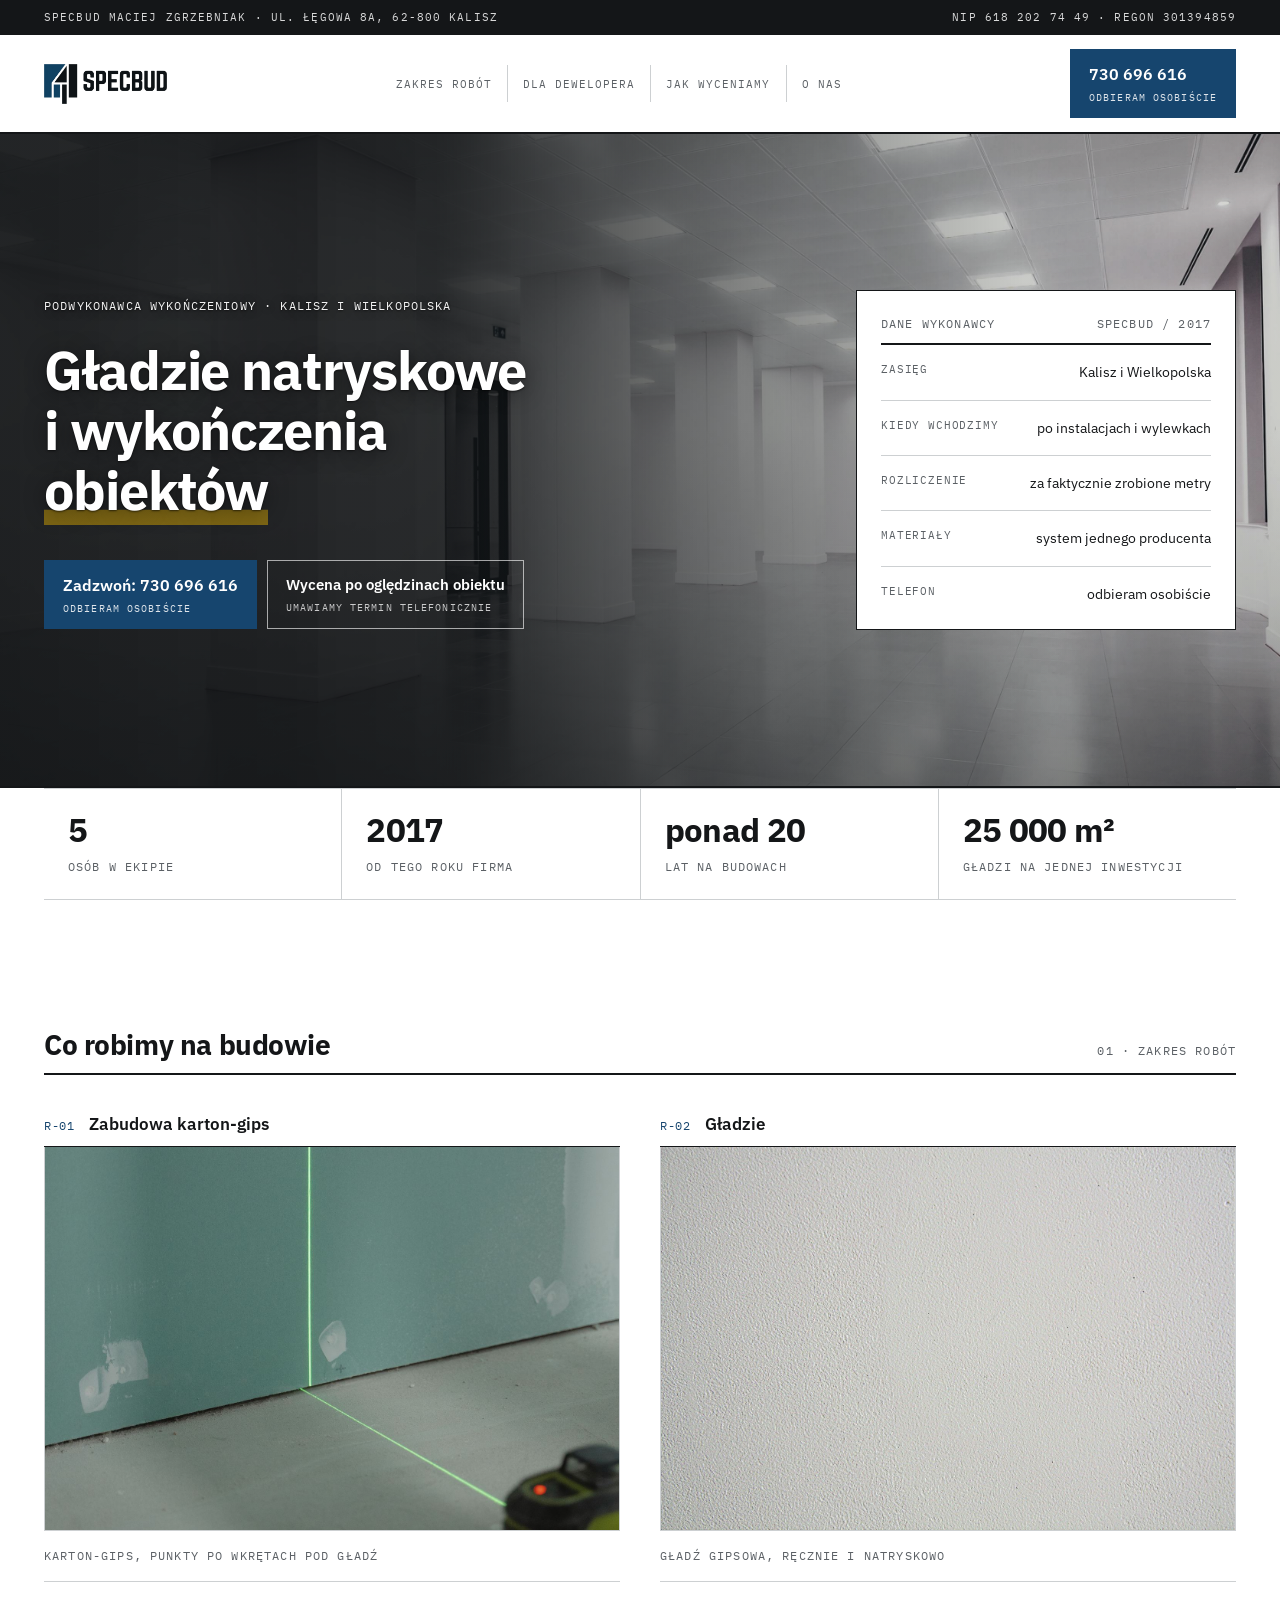
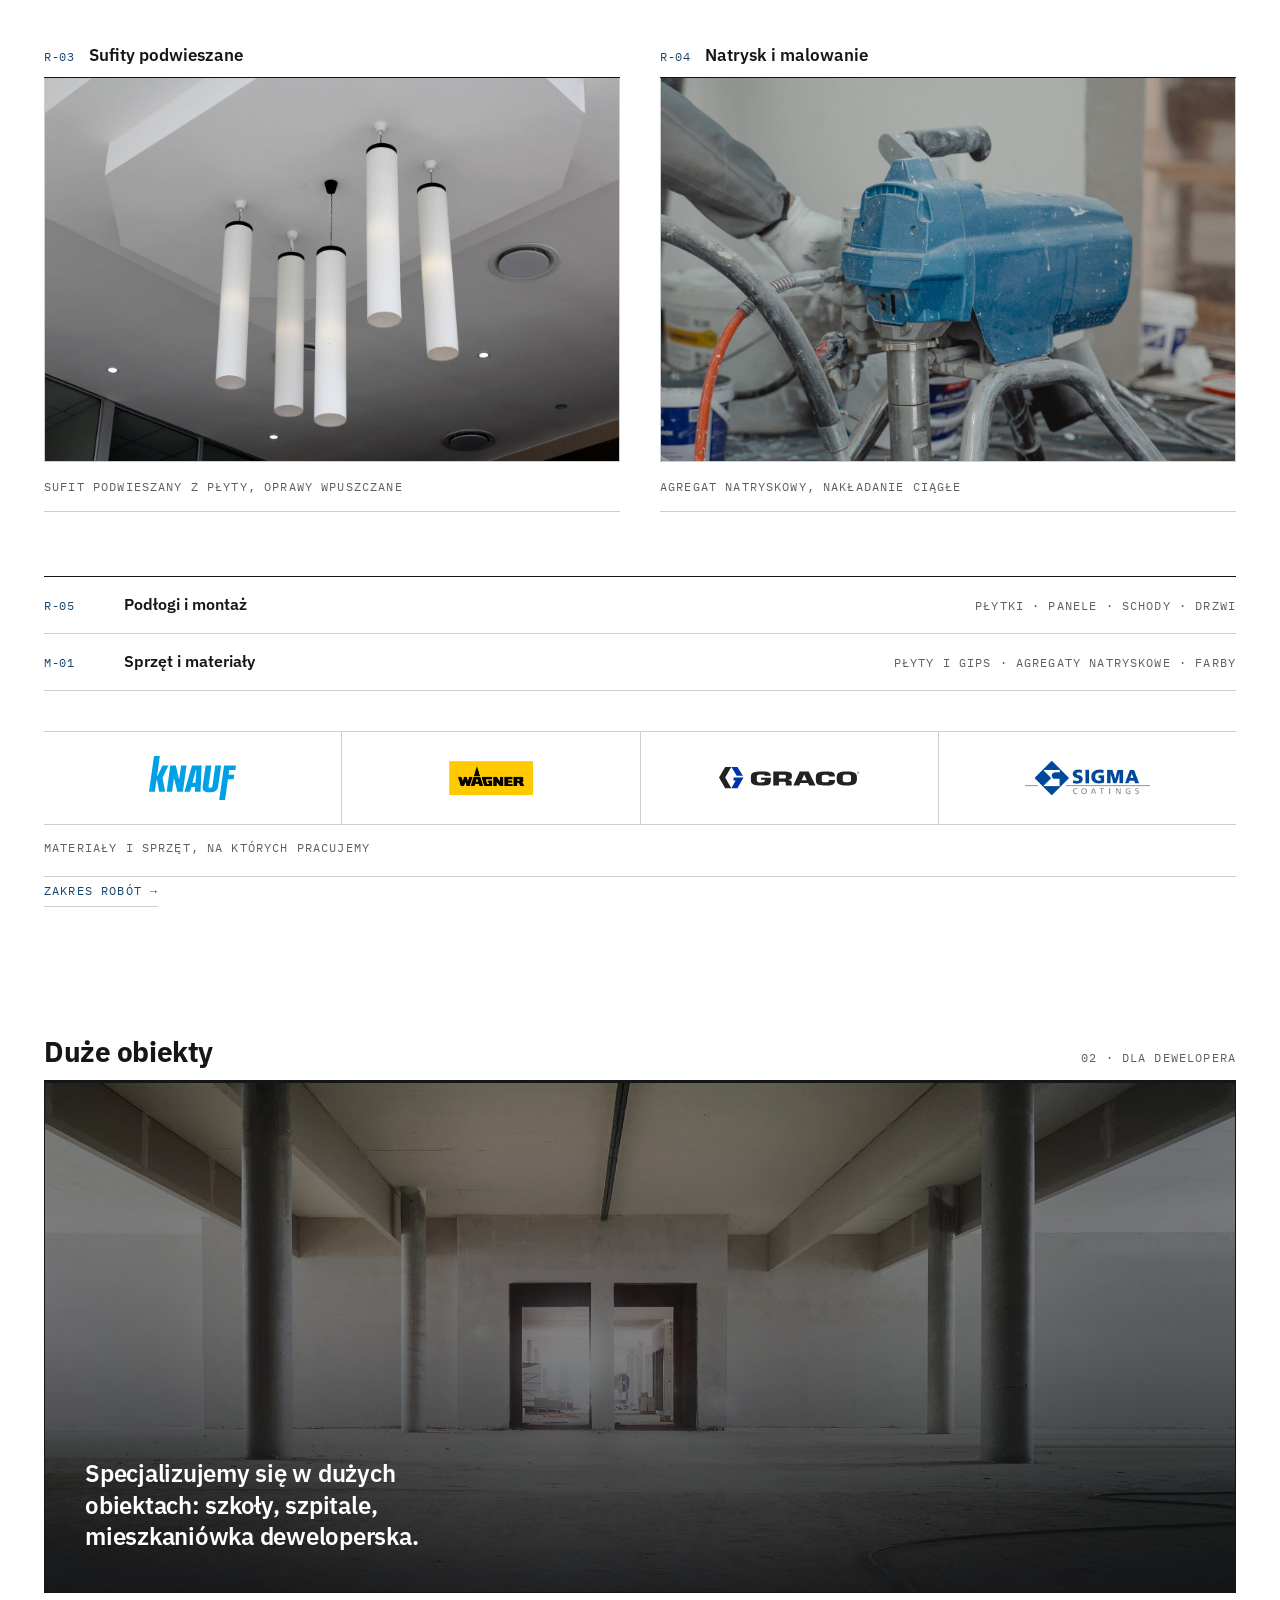
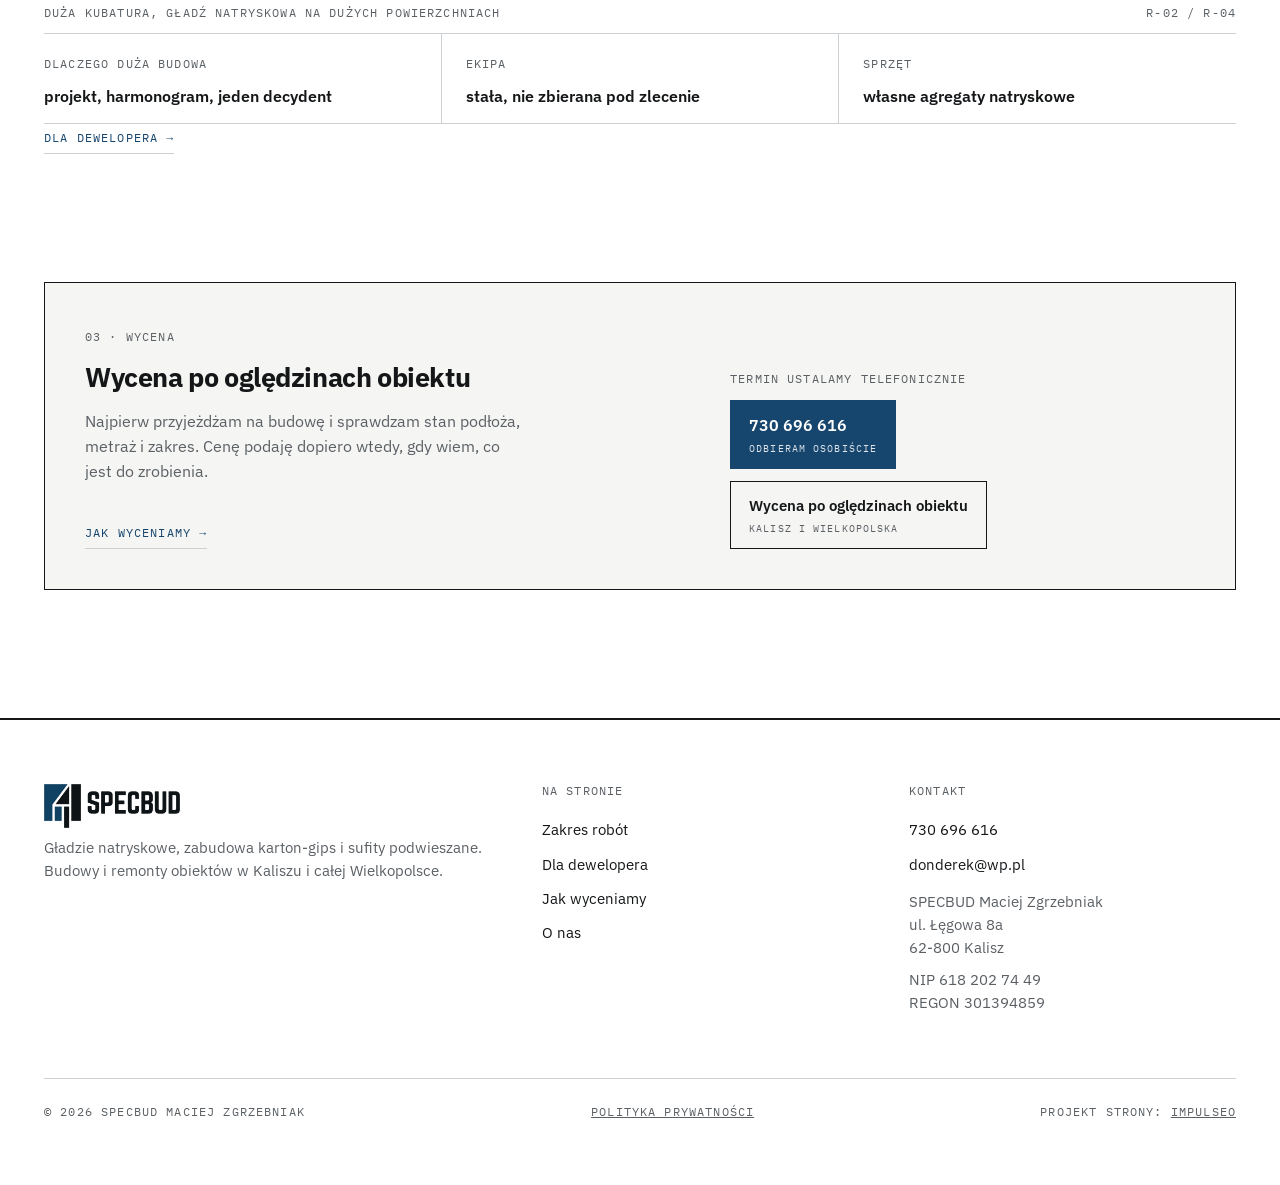
<file: index.html>
<!doctype html>
<html lang="pl">
<head>
<meta charset="utf-8">
<meta name="viewport" content="width=device-width, initial-scale=1">
<title>SPECBUD Kalisz - gładzie natryskowe i wykończenia obiektów</title>
<meta name="description" content="Gładzie ręczne i natryskowe, zabudowa karton-gips, sufity podwieszane. Podwykonawca wykończeniowy dla deweloperów i generalnych wykonawców. Kalisz i Wielkopolska, tel. 730 696 616.">
<link rel="canonical" href="https://specbud-wykonczenia-kalisz.pl/">
<meta property="og:type" content="website">
<meta property="og:locale" content="pl_PL">
<meta property="og:site_name" content="SPECBUD">
<meta property="og:title" content="SPECBUD Kalisz - gładzie natryskowe i wykończenia obiektów">
<meta property="og:description" content="Gładzie ręczne i natryskowe, zabudowa karton-gips, sufity podwieszane. Podwykonawca wykończeniowy dla deweloperów i generalnych wykonawców. Kalisz i Wielkopolska, tel. 730 696 616.">
<meta property="og:url" content="https://specbud-wykonczenia-kalisz.pl/">
<meta property="og:image" content="https://specbud-wykonczenia-kalisz.pl/img/hero.jpg">
<meta name="theme-color" content="#101214">
<link rel="preload" as="font" type="font/woff2" crossorigin
      href="assets/fonty/ibm-plex-sans-latin-ext-700-normal.woff2">
<link rel="preload" as="font" type="font/woff2" crossorigin
      href="assets/fonty/ibm-plex-sans-latin-700-normal.woff2">
<link rel="preload" as="font" type="font/woff2" crossorigin
      href="assets/fonty/ibm-plex-sans-latin-ext-400-normal.woff2">
<link rel="preload" as="font" type="font/woff2" crossorigin
      href="assets/fonty/ibm-plex-sans-latin-400-normal.woff2">
<link rel="preload" as="font" type="font/woff2" crossorigin
      href="assets/fonty/ibm-plex-mono-latin-ext-400-normal.woff2">
<link rel="preload" as="font" type="font/woff2" crossorigin
      href="assets/fonty/ibm-plex-mono-latin-400-normal.woff2">
<link rel="preload" as="image" href="img/hero.jpg" fetchpriority="high">
<link rel="stylesheet" href="assets/rdzen.css?v=10">
<link rel="stylesheet" href="assets/app.css?v=39">
<script type="application/ld+json">
{"@context":"https://schema.org","@type":"HomeAndConstructionBusiness",
"name":"SPECBUD Maciej Zgrzebniak","alternateName":"SPECBUD","url":"https://specbud-wykonczenia-kalisz.pl/",
"telephone":"+48730696616","email":"donderek@wp.pl",
"description":"Gładzie ręczne i natryskowe, zabudowa karton-gips, sufity podwieszane i wykończenia obiektów. Podwykonawca dla deweloperów i generalnych wykonawców.",
"address":{"@type":"PostalAddress","streetAddress":"ul. Łęgowa 8a","postalCode":"62-800","addressLocality":"Kalisz","addressCountry":"PL"},
"areaServed":["Kalisz","Ostrów Wielkopolski","Pleszew","Jarocin","Krotoszyn","Turek","Konin","Ostrzeszów","Sieradz","Wielkopolska"],
"vatID":"PL6182027449","foundingDate":"2017-07-05"}
</script><script>document.documentElement.classList.add('js')</script><script>
(function(){
  try{
    if (matchMedia('(prefers-reduced-motion:reduce)').matches) return;
    if (location.search.indexOf('intro') < 0) {
      try { if (sessionStorage.getItem('specbud-intro')) return;
            sessionStorage.setItem('specbud-intro','1'); } catch(e){}
    }
    document.documentElement.classList.add('intro-on');
  }catch(e){}
})();
</script>

</head>
<body>
<div id="intro" aria-hidden="true"><span class="i-kreska"></span></div>
<a class="skip" href="#tresc">Przejdź do treści</a>
<div class="gora">
<div class="pasek">
  <div class="wrap">
    <span>SPECBUD Maciej Zgrzebniak · ul. Łęgowa 8a, 62-800 Kalisz</span>
    <span>NIP 618 202 74 49 · REGON 301394859</span>
  </div>
</div>
<header class="top">
  <div class="wrap">
    <a class="znak" href="index.html" aria-label="SPECBUD - strona główna"><img
      src="img/logo.png" width="958" height="311" alt="SPECBUD - Wykończenia obiektów"></a>
    <button class="burger" type="button" aria-expanded="false" aria-controls="menu-glowne">
      <span class="burger-kreski" aria-hidden="true"><i></i><i></i><i></i></span>
      <span>Menu</span>
    </button>
    <nav class="nawigacja nav" id="menu-glowne" aria-label="Główne">
      <ul>
        <li><a href="zakres-robot.html">Zakres robót</a></li>
        <li><a href="dla-dewelopera.html">Dla dewelopera</a></li>
        <li><a href="jak-wyceniamy.html">Jak wyceniamy</a></li>
        <li><a href="o-nas.html">O nas</a></li>
      </ul>
    </nav>
    <a class="tel" href="tel:+48730696616">730 696 616<small>odbieram osobiście</small></a>
  </div>
</header>
<script>
(function(){
  var h = document.documentElement;
  if (!h.classList.contains('intro-on')) return;
  var znak = document.querySelector('.znak');
  var obraz = znak && znak.querySelector('img');
  function sprzataj(){ h.classList.remove('intro-on','intro-gra','intro-out'); }
  if (!znak || !obraz) { sprzataj(); return; }

  var zdjete = false;
  function koniec(){
    if (zdjete) return; zdjete = true;
    h.classList.add('intro-out');
    setTimeout(sprzataj, 900);
  }

  /* Miejsce DOCELOWE logo (to w pasku): na jedną klatkę przywracamy obraz do stanu
     z nagłówka klasą `mierze` i mierzymy właśnie JEGO, nie link dookoła. */
  znak.classList.add('mierze');
  var r = obraz.getBoundingClientRect();
  znak.classList.remove('mierze');
  if (!r.width || !r.height) { sprzataj(); return; }

  /* 🔴 Rozmiar logo NA KURTYNIE. Obraz dostaje go naprawdę (`width`/`height`),
     a nie przez `transform:scale()` w górę — powiększana bitmapa była rozmyta na
     telefonie (zgłoszone przez K. 02.09.2026). Sufit liczy się z PIKSELI PLIKU:
     958 px podzielone przez gęstość ekranu, żeby przy DPR 3 nie brakło detalu. */
  var dpr = Math.min(window.devicePixelRatio || 1, 3);
  var sufitPliku = 958 / dpr;
  var cel = (innerWidth < 680) ? Math.min(innerWidth * 0.72, 320)
                               : Math.min(innerWidth * 0.42, 480);
  cel = Math.max(r.width, Math.min(cel, sufitPliku));
  var wys = cel * r.height / r.width;

  h.style.setProperty('--i-baza-w', Math.round(r.width) + 'px');
  h.style.setProperty('--i-w', Math.round(cel) + 'px');
  h.style.setProperty('--i-h', Math.round(wys) + 'px');
  /* Powrót do paska = pomniejszenie (zawsze < 1) plus dojazd na swoje miejsce. */
  h.style.setProperty('--i-zmniejsz', (r.width / cel).toFixed(4));
  h.style.setProperty('--i-px', Math.round(r.left + r.width / 2 - innerWidth / 2) + 'px');
  h.style.setProperty('--i-py', Math.round(r.top + r.height / 2 - innerHeight / 2) + 'px');

  /* ⚠️ DWIE klatki. Po jednej przeglądarka sklei stan startowy ze świeżo
     ustawionymi zmiennymi i przejścia w ogóle nie widać. */
  requestAnimationFrame(function(){ requestAnimationFrame(function(){
    h.classList.add('intro-gra');
    /* Zasłona schodzi, gdy gotowe jest HERO — nie po sztywnym timerze i NIE po
       `window.load`, bo ten czeka na wszystkie zdjęcia strony. SUFIT policzony
       wstecz z budżetu: odsłona trwa 0,72 s, strona ma być widoczna w ~1,7 s. */
    var start = Date.now(), MIN = 740, SUFIT = 980, zaladowane = false, hero = null;
    function heroGotowe(){
      if (!hero) hero = document.querySelector('.hero-foto');
      return !!(hero && hero.complete && hero.naturalWidth > 0);
    }
    function moze(){
      if (zdjete) return;
      if (Date.now() - start >= MIN && (heroGotowe() || zaladowane)) koniec();
      else setTimeout(moze, 70);
    }
    window.addEventListener('load', function(){ zaladowane = true; moze(); });
    moze();
    setTimeout(koniec, SUFIT);
  }); });

  /* ⚠️ Bezpieczniki NIEZALEŻNE od klatek obrazu: w karcie otwartej w tle
     przeglądarka wstrzymuje `requestAnimationFrame`, więc timery ze środka
     nigdy by nie wystartowały, a zasłona by wisiała. */
  setTimeout(koniec, 1900);
  setTimeout(sprzataj, 3000);
  ['click','wheel','touchstart','keydown'].forEach(function(z){
    window.addEventListener(z, koniec, {passive:true});
  });
})();
</script>


<section class="hero">
  <img class="hero-foto" src="img/hero.jpg" alt="Jasne wnętrze użytkowe po wykończeniu, sufit podwieszany i słupy" width="3000" height="2000" fetchpriority="high">
  <div class="hero-scrim" aria-hidden="true"></div>
  <div class="hero-warstwa">
    <div class="hero-tresc wrap" id="tresc">
      <div class="hero-lewa">
        <span class="mono">Podwykonawca wykończeniowy · Kalisz i Wielkopolska</span>
        <h1>Gładzie natryskowe i wykończenia <u>obiektów</u></h1>
        <div class="przyciski">
          <a class="tel" href="tel:+48730696616">Zadzwoń: 730 696 616<small>odbieram osobiście</small></a>
          <a class="wtorny" href="tel:+48730696616">Wycena po oględzinach obiektu<small>umawiamy termin telefonicznie</small></a>
        </div>
      </div>

      <div class="karta">
        <div class="tyt"><span class="mono">Dane wykonawcy</span><span class="mono">SPECBUD / 2017</span></div>
        <table>
          <tr><th>Zasięg</th><td>Kalisz i Wielkopolska</td></tr>
          <tr><th>Kiedy wchodzimy</th><td>po instalacjach i wylewkach</td></tr>
          <tr><th>Rozliczenie</th><td>za faktycznie zrobione metry</td></tr>
          <tr><th>Materiały</th><td>system jednego producenta</td></tr>
          <tr><th>Telefon</th><td>odbieram osobiście</td></tr>
        </table>
      </div>
    </div>
  </div>
</section>

<div class="wrap liczby-pas">
  <div class="liczby">
    <div><b>5</b><span class="mono">osób w ekipie</span></div>
    <div><b>2017</b><span class="mono">od tego roku firma</span></div>
    <div><b>ponad 20</b><span class="mono">lat na budowach</span></div>
    <div><b>25 000 m²</b><span class="mono">gładzi na jednej inwestycji</span></div>
  </div>
</div>
</div>

<section class="sekcja">
  <div class="wrap">
    <div class="naglowek-sekcji">
      <h2>Co robimy na budowie</h2>
      <span class="mono">01 · Zakres robót</span>
    </div>

    <div class="kafle">
      <article class="kafel">
        <div class="kafel-gora"><span class="kod">R-01</span><h3>Zabudowa karton-gips</h3></div>
        <div class="kadr"><img src="img/r01-karton-gips.jpg" alt="Ścianka z płyty gipsowo-kartonowej na posadzce, linia lasera i niwelator" width="1500" height="1000"></div>
        <span class="podpis mono">karton-gips, punkty po wkrętach pod gładź</span>
      </article>
      <article class="kafel">
        <div class="kafel-gora"><span class="kod">R-02</span><h3>Gładzie</h3></div>
        <div class="kadr"><img src="img/r02-gladz.jpg" alt="Detal gładkiej ściany, światło padające pod kątem" width="1500" height="1000"></div>
        <span class="podpis mono">gładź gipsowa, ręcznie i natryskowo</span>
      </article>
      <article class="kafel">
        <div class="kafel-gora"><span class="kod">R-03</span><h3>Sufity podwieszane</h3></div>
        <div class="kadr"><img src="img/r03-sufit.jpg" alt="Sufit podwieszany widziany od spodu, uskok płyty i oprawy wpuszczane" width="1500" height="1000"></div>
        <span class="podpis mono">sufit podwieszany z płyty, oprawy wpuszczane</span>
      </article>
      <article class="kafel">
        <div class="kafel-gora"><span class="kod">R-04</span><h3>Natrysk i malowanie</h3></div>
        <div class="kadr"><img src="img/r04-natrysk.jpg" alt="Agregat natryskowy z wężami w pomieszczeniu w trakcie robót" width="1500" height="1000"></div>
        <span class="podpis mono">agregat natryskowy, nakładanie ciągłe</span>
      </article>
    </div>

    <div class="wiersze">
      <div class="wiersz">
        <span class="kod">R-05</span>
        <h3>Podłogi i montaż</h3>
        <span class="spec mono">płytki · panele · schody · drzwi</span>
      </div>
      <div class="wiersz">
        <span class="kod">M-01</span>
        <h3>Sprzęt i materiały</h3>
        <span class="spec mono">płyty i gips · agregaty natryskowe · farby</span>
      </div>
    </div>

    <div class="marki marki--glowna">
      <div><img class="m-knauf" src="img/marki/knauf.svg" alt="Knauf" width="283" height="143" loading="lazy" decoding="async"></div>
      <div><img class="m-wagner" src="img/marki/wagner.png" alt="Wagner" width="300" height="122" loading="lazy" decoding="async"></div>
      <div><img class="m-graco" src="img/marki/graco.svg" alt="Graco" width="160" height="25" loading="lazy" decoding="async"></div>
      <div><img class="m-sigma" src="img/marki/sigma.png" alt="Sigma" width="760" height="206" loading="lazy" decoding="async"></div>
    </div>
    <span class="marki-etykieta mono">Materiały i sprzęt, na których pracujemy</span>

    <a class="wiecej" href="zakres-robot.html">Zakres robót →</a>
  </div>
</section>

<section class="sekcja">
  <div class="wrap">
    <div class="naglowek-sekcji">
      <h2>Duże obiekty</h2>
      <span class="mono">02 · Dla dewelopera</span>
    </div>

    <figure class="pas">
      <img src="img/pas-przestrzen.jpg" alt="Duża pusta przestrzeń w stanie surowym, słupy konstrukcyjne" width="2000" height="857" loading="lazy" decoding="async">
      <div class="ciemnia"></div>
      <div class="haslo">
        <p>Specjalizujemy się w dużych obiektach: szkoły, szpitale, mieszkaniówka
          deweloperska.</p>
      </div>
    </figure>
    <div class="podpis-pasa">
      <span class="mono">duża kubatura, gładź natryskowa na dużych powierzchniach</span>
      <span class="mono">R-02 / R-04</span>
    </div>

    <div class="fakty">
      <div>
        <span class="mono">Dlaczego duża budowa</span>
        <b>projekt, harmonogram, jeden decydent</b>
      </div>
      <div>
        <span class="mono">Ekipa</span>
        <b>stała, nie zbierana pod zlecenie</b>
      </div>
      <div>
        <span class="mono">Sprzęt</span>
        <b>własne agregaty natryskowe</b>
      </div>
    </div>

    <a class="wiecej" href="dla-dewelopera.html">Dla dewelopera →</a>
  </div>
</section>

  <section class="sekcja">
    <div class="wrap">
      <div class="wycena">
        <div>
          <span class="mono">03 · Wycena</span>
          <h2>Wycena po oględzinach obiektu</h2>
          <p>Najpierw przyjeżdżam na budowę i sprawdzam stan podłoża, metraż i zakres. Cenę podaję dopiero wtedy, gdy wiem, co jest do zrobienia.</p>
        <a class="wiecej" href="jak-wyceniamy.html">Jak wyceniamy →</a>
        </div>
        <div class="prawa">
          <span class="mono">Termin ustalamy telefonicznie</span>
          <a class="tel" href="tel:+48730696616">730 696 616<small>odbieram osobiście</small></a>
          <a class="wtorny" href="tel:+48730696616">Wycena po oględzinach obiektu<small>Kalisz i Wielkopolska</small></a>
        </div>
      </div>
    </div>
  </section>
<footer>
  <div class="wrap">
    <div class="stopka">
      <div>
        <img class="stopka-znak" src="img/logo.png" width="958" height="311"
          alt="SPECBUD - Wykończenia obiektów" loading="lazy" decoding="async">
        <p>Gładzie natryskowe, zabudowa karton-gips i sufity podwieszane.
          Budowy i remonty obiektów w Kaliszu i całej Wielkopolsce.</p>
      </div>
      <div>
        <h2>Na stronie</h2>
          <a href="zakres-robot.html">Zakres robót</a>
          <a href="dla-dewelopera.html">Dla dewelopera</a>
          <a href="jak-wyceniamy.html">Jak wyceniamy</a>
          <a href="o-nas.html">O nas</a>
      </div>
      <div>
        <h2>Kontakt</h2>
        <a href="tel:+48730696616">730 696 616</a>
        <a href="mailto:donderek@wp.pl">donderek@wp.pl</a>
        <p>SPECBUD Maciej Zgrzebniak<br>ul. Łęgowa 8a<br>62-800 Kalisz</p>
        <p>NIP 618 202 74 49<br>REGON 301394859</p>
      </div>
    </div>
    <div class="stopka-dol">
      <span class="mono">© <span data-year>2026</span> SPECBUD Maciej Zgrzebniak</span>
      <span class="mono"><a href="polityka-prywatnosci.html">Polityka prywatności</a></span>
      <span class="mono">Projekt strony: <a href="https://impulseo.pl" rel="noopener">Impulseo</a></span>
    </div>
  </div>
</footer>
<a class="pasek-tel" href="tel:+48730696616">Zadzwoń: 730 696 616</a>
<script src="assets/rdzen.js?v=10"></script>
</body>
</html>
</file>
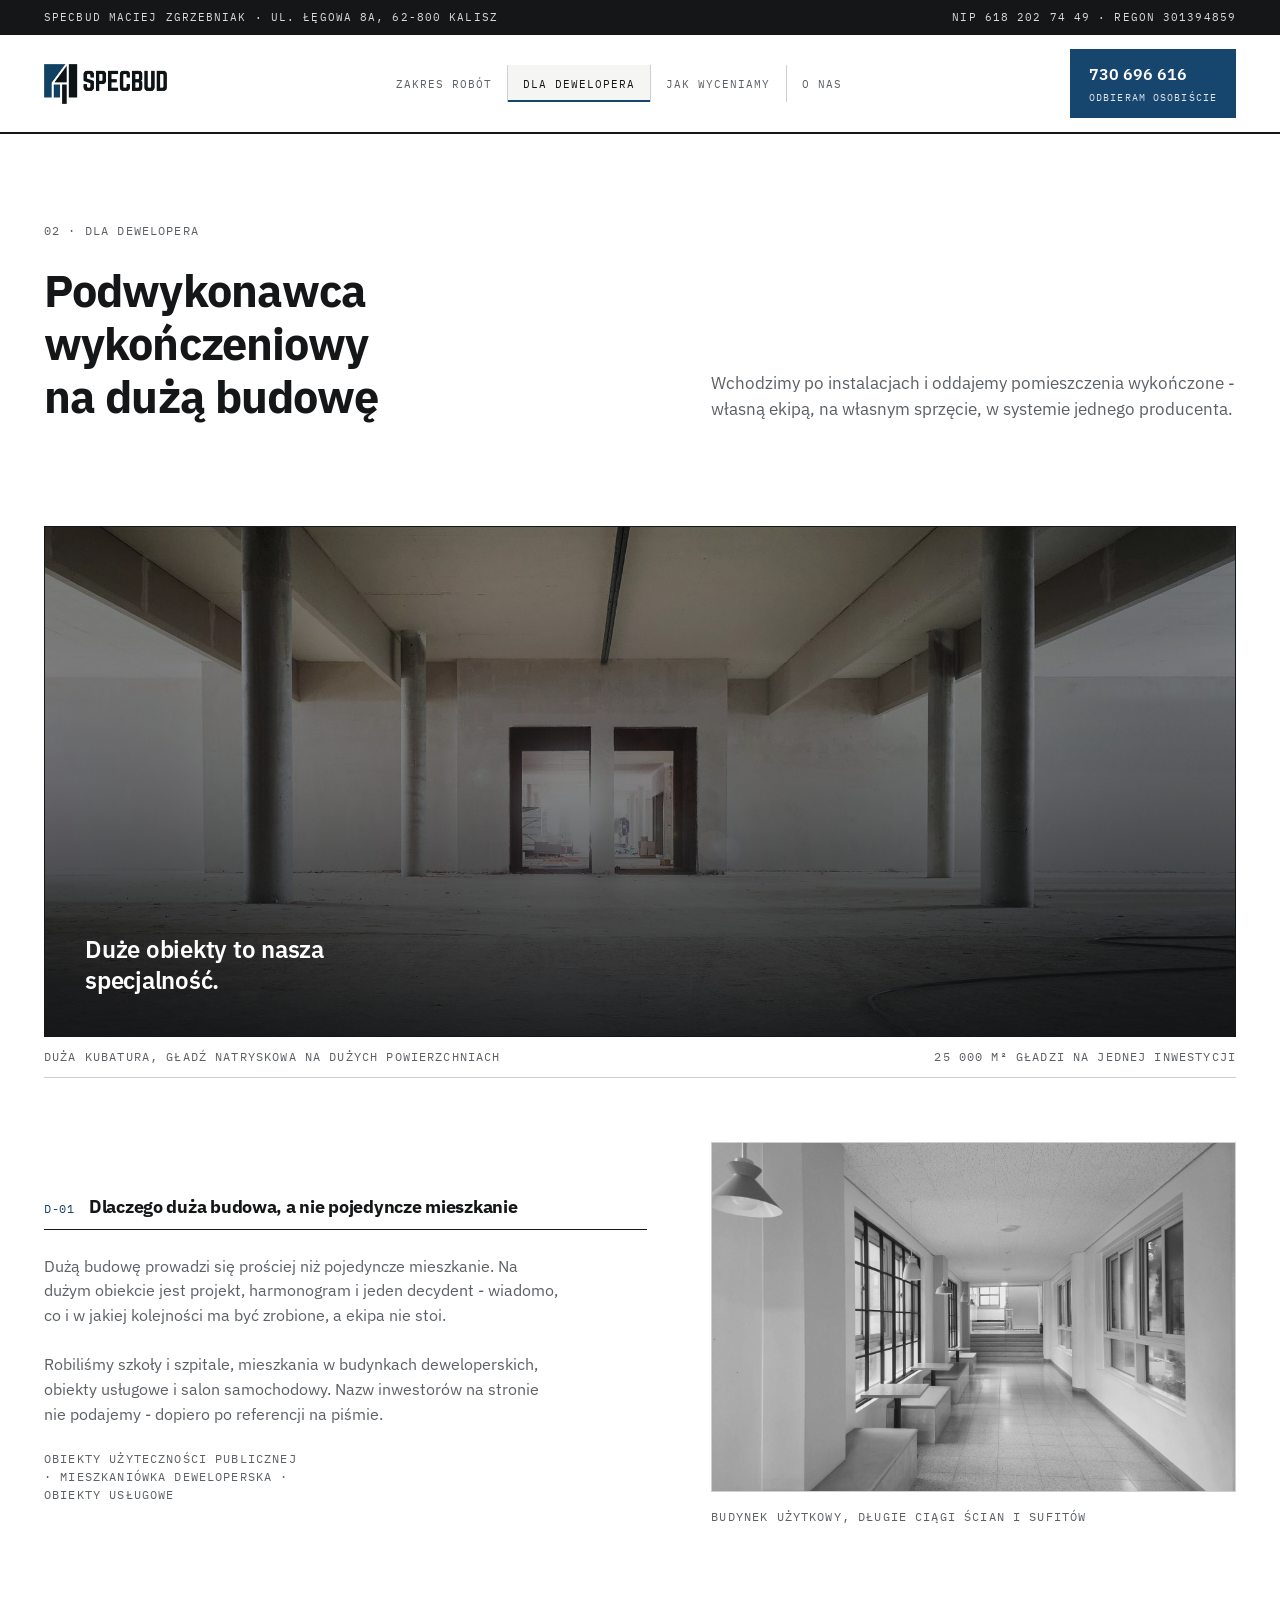
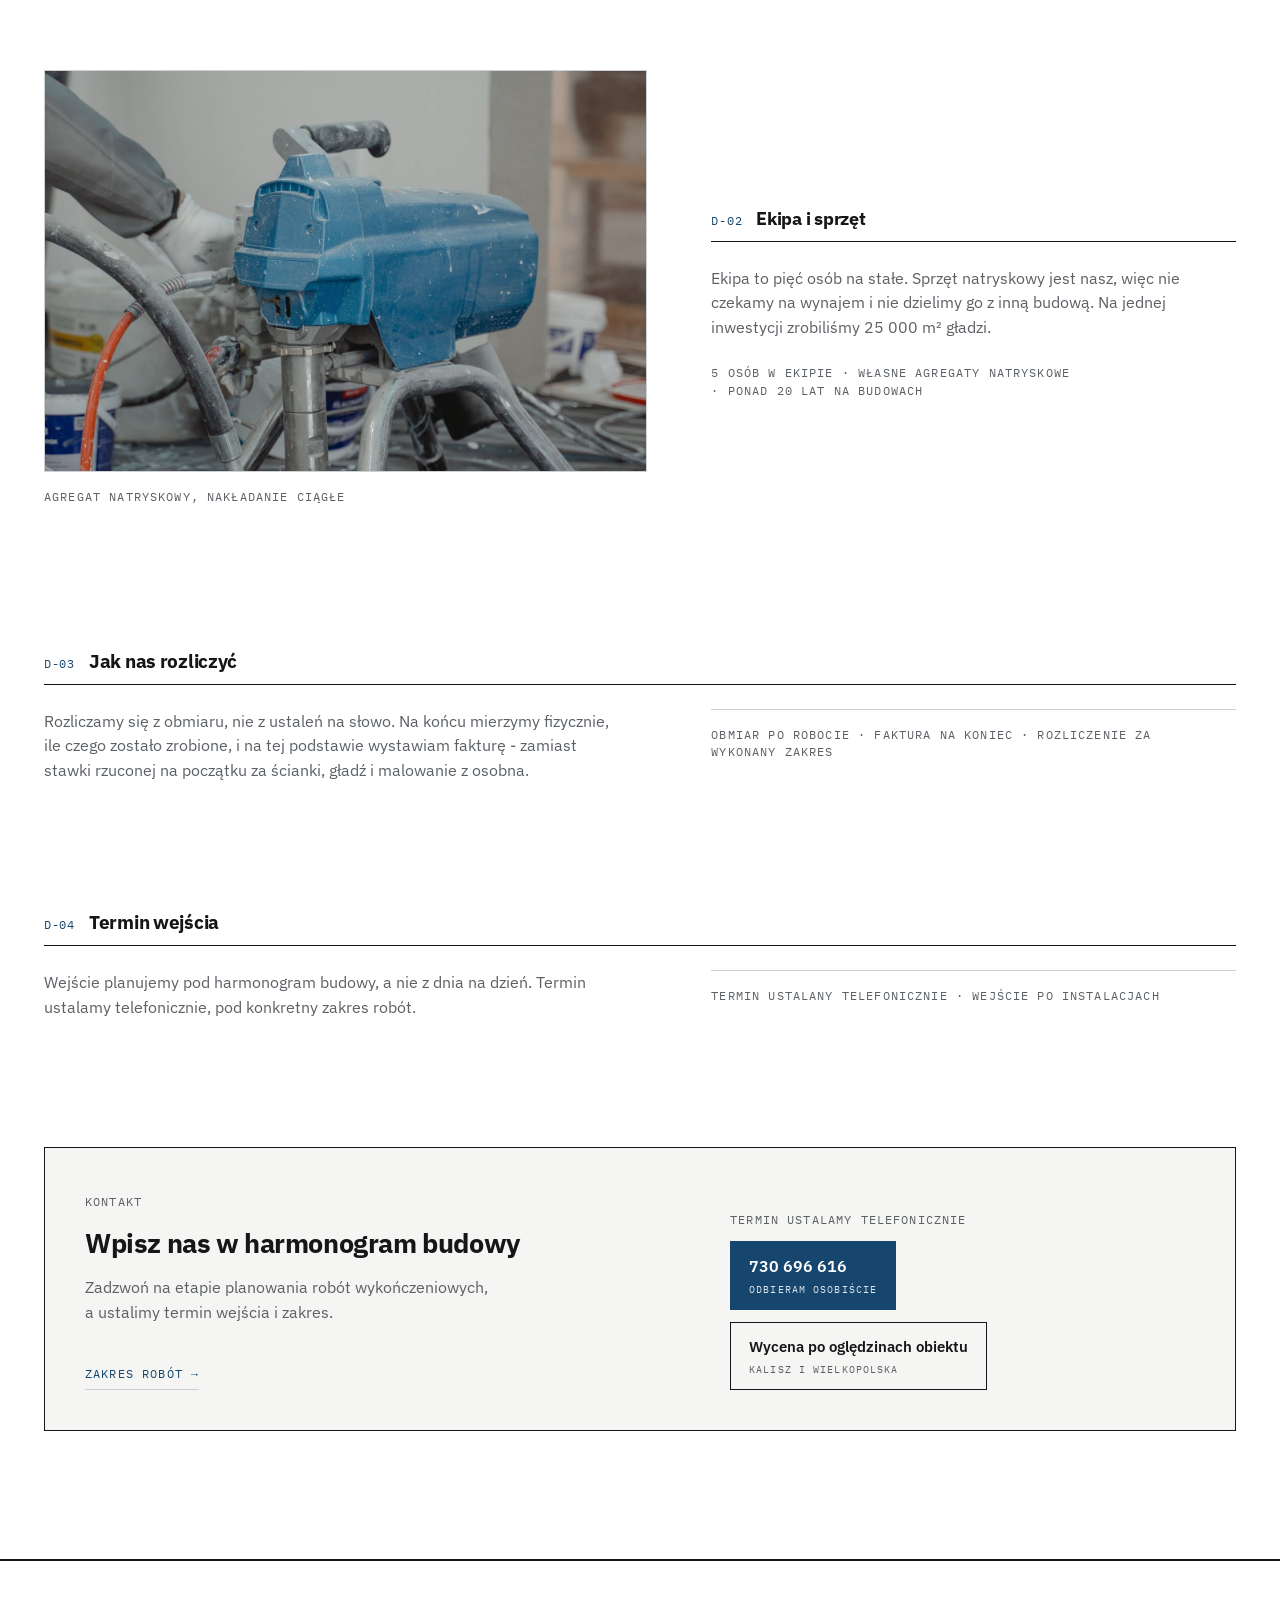
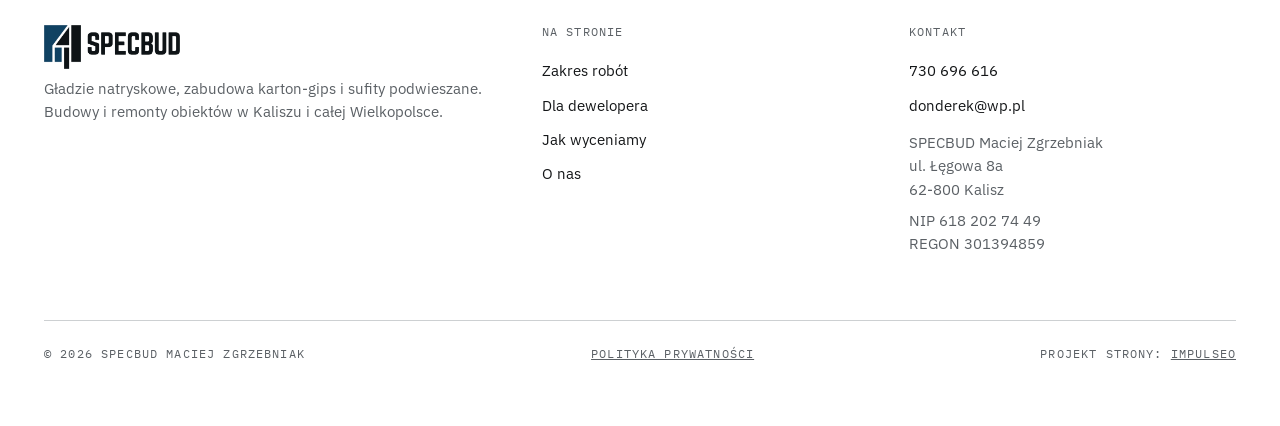
<file: dla-dewelopera.html>
<!doctype html>
<html lang="pl">
<head>
<meta charset="utf-8">
<meta name="viewport" content="width=device-width, initial-scale=1">
<title>Dla dewelopera i generalnego wykonawcy | SPECBUD Kalisz</title>
<meta name="description" content="Podwykonawca wykończeniowy na dużą budowę: ekipa 5 osób, własne agregaty natryskowe, obmiar po robocie i faktura na koniec. Kalisz i Wielkopolska.">
<link rel="canonical" href="https://specbud-wykonczenia-kalisz.pl/dla-dewelopera">
<meta property="og:type" content="website">
<meta property="og:locale" content="pl_PL">
<meta property="og:site_name" content="SPECBUD">
<meta property="og:title" content="Dla dewelopera i generalnego wykonawcy | SPECBUD Kalisz">
<meta property="og:description" content="Podwykonawca wykończeniowy na dużą budowę: ekipa 5 osób, własne agregaty natryskowe, obmiar po robocie i faktura na koniec. Kalisz i Wielkopolska.">
<meta property="og:url" content="https://specbud-wykonczenia-kalisz.pl/dla-dewelopera">
<meta property="og:image" content="https://specbud-wykonczenia-kalisz.pl/img/hero.jpg">
<meta name="theme-color" content="#101214">
<link rel="preload" as="font" type="font/woff2" crossorigin
      href="assets/fonty/ibm-plex-sans-latin-ext-700-normal.woff2">
<link rel="preload" as="font" type="font/woff2" crossorigin
      href="assets/fonty/ibm-plex-sans-latin-700-normal.woff2">
<link rel="preload" as="font" type="font/woff2" crossorigin
      href="assets/fonty/ibm-plex-sans-latin-ext-400-normal.woff2">
<link rel="preload" as="font" type="font/woff2" crossorigin
      href="assets/fonty/ibm-plex-sans-latin-400-normal.woff2">
<link rel="preload" as="font" type="font/woff2" crossorigin
      href="assets/fonty/ibm-plex-mono-latin-ext-400-normal.woff2">
<link rel="preload" as="font" type="font/woff2" crossorigin
      href="assets/fonty/ibm-plex-mono-latin-400-normal.woff2">
<link rel="stylesheet" href="assets/rdzen.css?v=10">
<link rel="stylesheet" href="assets/app.css?v=39">
<script type="application/ld+json">
{"@context":"https://schema.org","@type":"HomeAndConstructionBusiness",
"name":"SPECBUD Maciej Zgrzebniak","alternateName":"SPECBUD","url":"https://specbud-wykonczenia-kalisz.pl/",
"telephone":"+48730696616","email":"donderek@wp.pl",
"description":"Gładzie ręczne i natryskowe, zabudowa karton-gips, sufity podwieszane i wykończenia obiektów. Podwykonawca dla deweloperów i generalnych wykonawców.",
"address":{"@type":"PostalAddress","streetAddress":"ul. Łęgowa 8a","postalCode":"62-800","addressLocality":"Kalisz","addressCountry":"PL"},
"areaServed":["Kalisz","Ostrów Wielkopolski","Pleszew","Jarocin","Krotoszyn","Turek","Konin","Ostrzeszów","Sieradz","Wielkopolska"],
"vatID":"PL6182027449","foundingDate":"2017-07-05"}
</script><script>document.documentElement.classList.add('js')</script>
</head>
<body>
<a class="skip" href="#tresc">Przejdź do treści</a>
<div class="pasek">
  <div class="wrap">
    <span>SPECBUD Maciej Zgrzebniak · ul. Łęgowa 8a, 62-800 Kalisz</span>
    <span>NIP 618 202 74 49 · REGON 301394859</span>
  </div>
</div>
<header class="top">
  <div class="wrap">
    <a class="znak" href="index.html" aria-label="SPECBUD - strona główna"><img
      src="img/logo.png" width="958" height="311" alt="SPECBUD - Wykończenia obiektów"></a>
    <button class="burger" type="button" aria-expanded="false" aria-controls="menu-glowne">
      <span class="burger-kreski" aria-hidden="true"><i></i><i></i><i></i></span>
      <span>Menu</span>
    </button>
    <nav class="nawigacja nav" id="menu-glowne" aria-label="Główne">
      <ul>
        <li><a href="zakres-robot.html">Zakres robót</a></li>
        <li><a href="dla-dewelopera.html" aria-current="page">Dla dewelopera</a></li>
        <li><a href="jak-wyceniamy.html">Jak wyceniamy</a></li>
        <li><a href="o-nas.html">O nas</a></li>
      </ul>
    </nav>
    <a class="tel" href="tel:+48730696616">730 696 616<small>odbieram osobiście</small></a>
  </div>
</header>


<div class="wrap wrap--otwarcie">
  <div class="naglowek-strony" id="tresc">
    <span class="mono">02 · Dla dewelopera</span>
    <h1>Podwykonawca wykończeniowy na dużą budowę</h1>
    <p>Wchodzimy po instalacjach i oddajemy pomieszczenia wykończone - własną ekipą,
      na własnym sprzęcie, w systemie jednego producenta.</p>
  </div>
</div>

<section class="sekcja">
  <div class="wrap">
    <figure class="pas">
      <img src="img/pas-przestrzen.jpg" alt="Duża pusta przestrzeń w stanie surowym, słupy konstrukcyjne" width="2000" height="857" fetchpriority="high" decoding="async">
      <div class="ciemnia"></div>
      <div class="haslo">
        <p>Duże obiekty to nasza specjalność.</p>
      </div>
    </figure>
    <div class="podpis-pasa">
      <span class="mono">duża kubatura, gładź natryskowa na dużych powierzchniach</span>
      <span class="mono">25 000 m² gładzi na jednej inwestycji</span>
    </div>

      <div class="blok" id="D-01">
      <div class="blok-tresc">
        <div class="kafel-gora"><span class="kod">D-01</span><h3>Dlaczego duża budowa, a nie pojedyncze mieszkanie</h3></div>
        <p>Dużą budowę prowadzi się prościej niż pojedyncze mieszkanie. Na dużym obiekcie jest projekt, harmonogram i jeden decydent - wiadomo, co i w jakiej kolejności ma być zrobione, a ekipa nie stoi.</p>
        <p>Robiliśmy szkoły i szpitale, mieszkania w budynkach deweloperskich, obiekty usługowe i salon samochodowy. Nazw inwestorów na stronie nie podajemy - dopiero po referencji na piśmie.</p>
        <p class="mono spec-linia">obiekty użyteczności publicznej · mieszkaniówka deweloperska · obiekty usługowe</p>
      </div>
      <figure class="blok-obraz">
        <div class="kadr"><img src="img/d01-obiekt.jpg" alt="Jasny, długi korytarz w budynku użytkowym" width="1500" height="1000"></div>
        <figcaption class="podpis mono">budynek użytkowy, długie ciągi ścian i sufitów</figcaption>
      </figure>
    </div>

      <div class="blok blok--odwrocony" id="D-02">
      <div class="blok-tresc">
        <div class="kafel-gora"><span class="kod">D-02</span><h3>Ekipa i sprzęt</h3></div>
        <p>Ekipa to pięć osób na stałe. Sprzęt natryskowy jest nasz, więc nie czekamy na wynajem i nie dzielimy go z inną budową. Na jednej inwestycji zrobiliśmy 25 000 m² gładzi.</p>
        <p class="mono spec-linia">5 osób w ekipie · własne agregaty natryskowe · ponad 20 lat na budowach</p>
      </div>
      <figure class="blok-obraz">
        <div class="kadr"><img src="img/r04-natrysk.jpg" alt="Agregat natryskowy z wężami w pomieszczeniu w trakcie robót" width="1500" height="1000"></div>
        <figcaption class="podpis mono">agregat natryskowy, nakładanie ciągłe</figcaption>
      </figure>
    </div>

      <div class="blok blok--sam-tekst" id="D-03">
      <div class="kafel-gora"><span class="kod">D-03</span><h3>Jak nas rozliczyć</h3></div>
      <div class="blok-tresc">
        <p>Rozliczamy się z obmiaru, nie z ustaleń na słowo. Na końcu mierzymy fizycznie, ile czego zostało zrobione, i na tej podstawie wystawiam fakturę - zamiast stawki rzuconej na początku za ścianki, gładź i malowanie z osobna.</p>
      </div>
      <p class="mono spec-linia spec-obok">obmiar po robocie · faktura na koniec · rozliczenie za wykonany zakres</p>
    </div>

      <div class="blok blok--sam-tekst" id="D-04">
      <div class="kafel-gora"><span class="kod">D-04</span><h3>Termin wejścia</h3></div>
      <div class="blok-tresc">
        <p>Wejście planujemy pod harmonogram budowy, a nie z dnia na dzień. Termin ustalamy telefonicznie, pod konkretny zakres robót.</p>
      </div>
      <p class="mono spec-linia spec-obok">termin ustalany telefonicznie · wejście po instalacjach</p>
    </div>
  </div>
</section>

  <section class="sekcja">
    <div class="wrap">
      <div class="wycena">
        <div>
          <span class="mono">Kontakt</span>
          <h2>Wpisz nas w harmonogram budowy</h2>
          <p>Zadzwoń na etapie planowania robót wykończeniowych, a ustalimy termin wejścia i zakres.</p>
        <a class="wiecej" href="zakres-robot.html">Zakres robót →</a>
        </div>
        <div class="prawa">
          <span class="mono">Termin ustalamy telefonicznie</span>
          <a class="tel" href="tel:+48730696616">730 696 616<small>odbieram osobiście</small></a>
          <a class="wtorny" href="tel:+48730696616">Wycena po oględzinach obiektu<small>Kalisz i Wielkopolska</small></a>
        </div>
      </div>
    </div>
  </section>
<footer>
  <div class="wrap">
    <div class="stopka">
      <div>
        <img class="stopka-znak" src="img/logo.png" width="958" height="311"
          alt="SPECBUD - Wykończenia obiektów" loading="lazy" decoding="async">
        <p>Gładzie natryskowe, zabudowa karton-gips i sufity podwieszane.
          Budowy i remonty obiektów w Kaliszu i całej Wielkopolsce.</p>
      </div>
      <div>
        <h2>Na stronie</h2>
          <a href="zakres-robot.html">Zakres robót</a>
          <a href="dla-dewelopera.html">Dla dewelopera</a>
          <a href="jak-wyceniamy.html">Jak wyceniamy</a>
          <a href="o-nas.html">O nas</a>
      </div>
      <div>
        <h2>Kontakt</h2>
        <a href="tel:+48730696616">730 696 616</a>
        <a href="mailto:donderek@wp.pl">donderek@wp.pl</a>
        <p>SPECBUD Maciej Zgrzebniak<br>ul. Łęgowa 8a<br>62-800 Kalisz</p>
        <p>NIP 618 202 74 49<br>REGON 301394859</p>
      </div>
    </div>
    <div class="stopka-dol">
      <span class="mono">© <span data-year>2026</span> SPECBUD Maciej Zgrzebniak</span>
      <span class="mono"><a href="polityka-prywatnosci.html">Polityka prywatności</a></span>
      <span class="mono">Projekt strony: <a href="https://impulseo.pl" rel="noopener">Impulseo</a></span>
    </div>
  </div>
</footer>
<a class="pasek-tel" href="tel:+48730696616">Zadzwoń: 730 696 616</a>
<script src="assets/rdzen.js?v=10"></script>
</body>
</html>
</file>
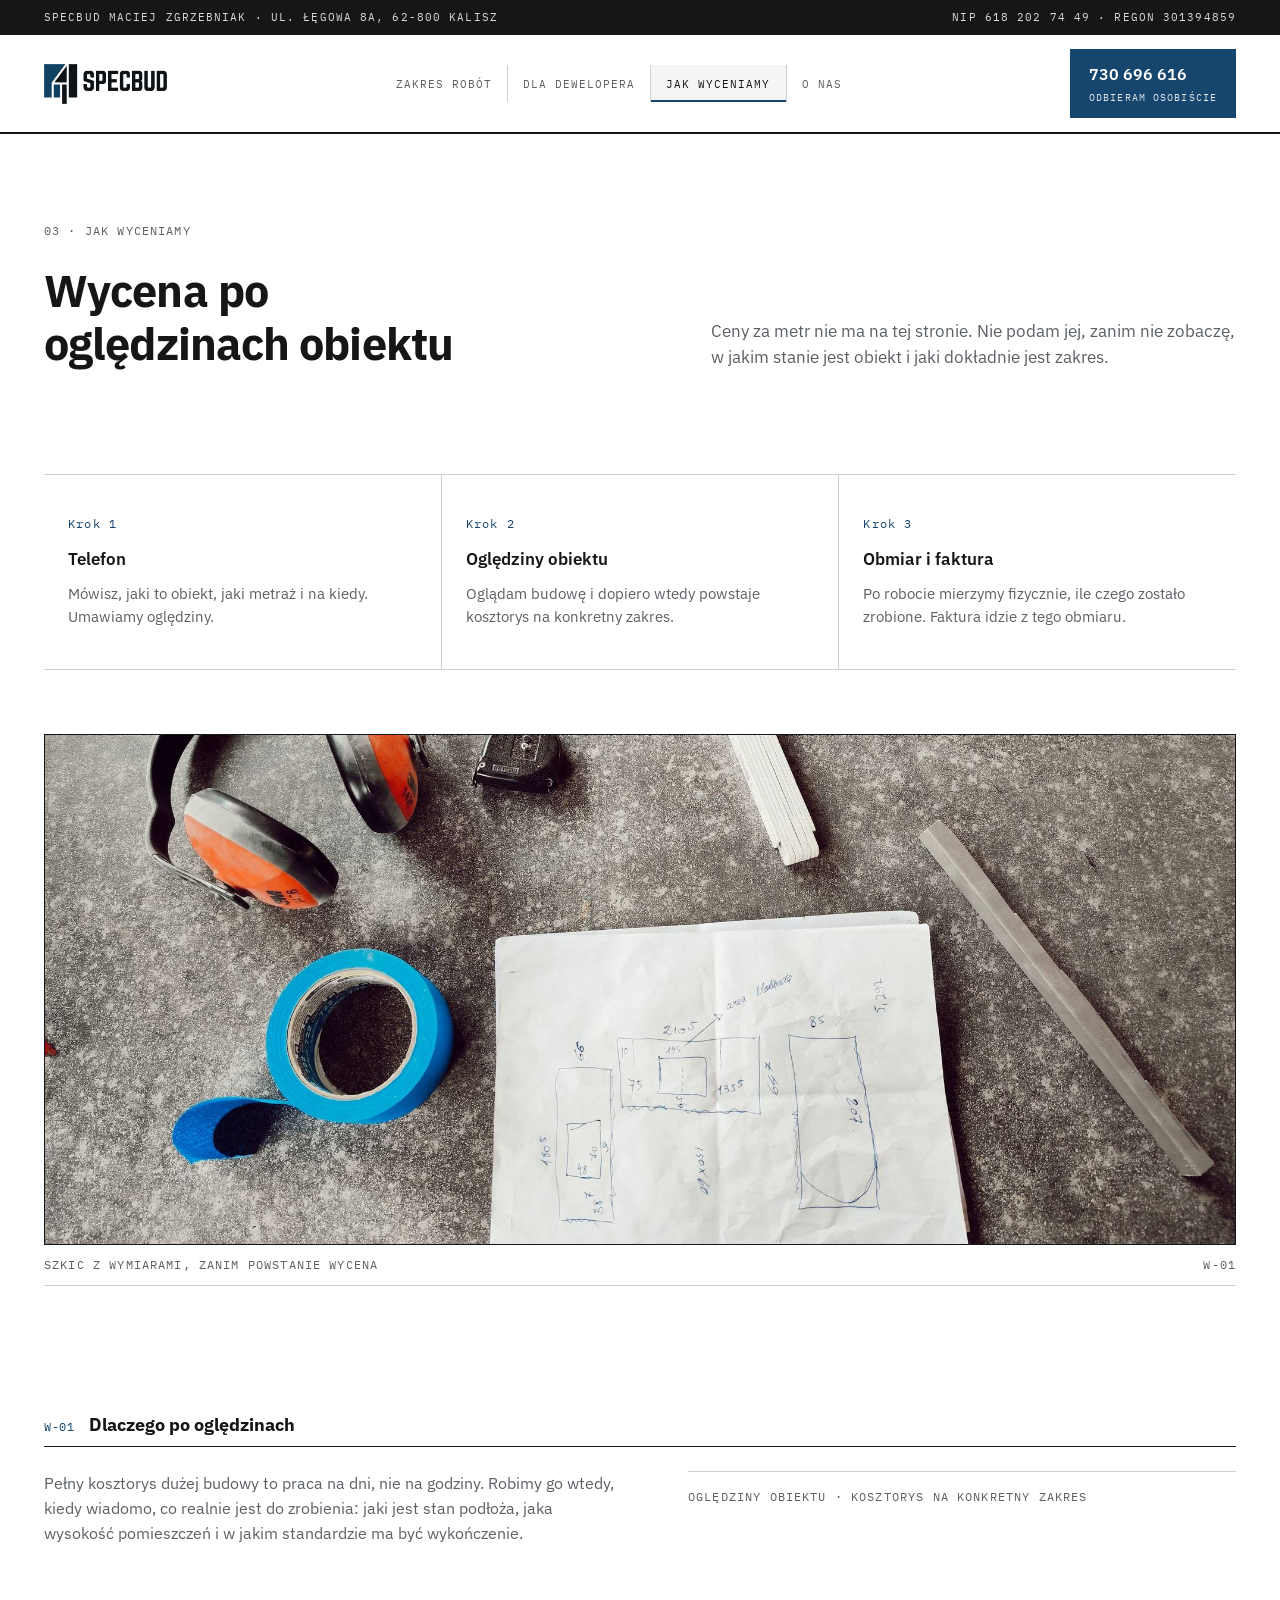
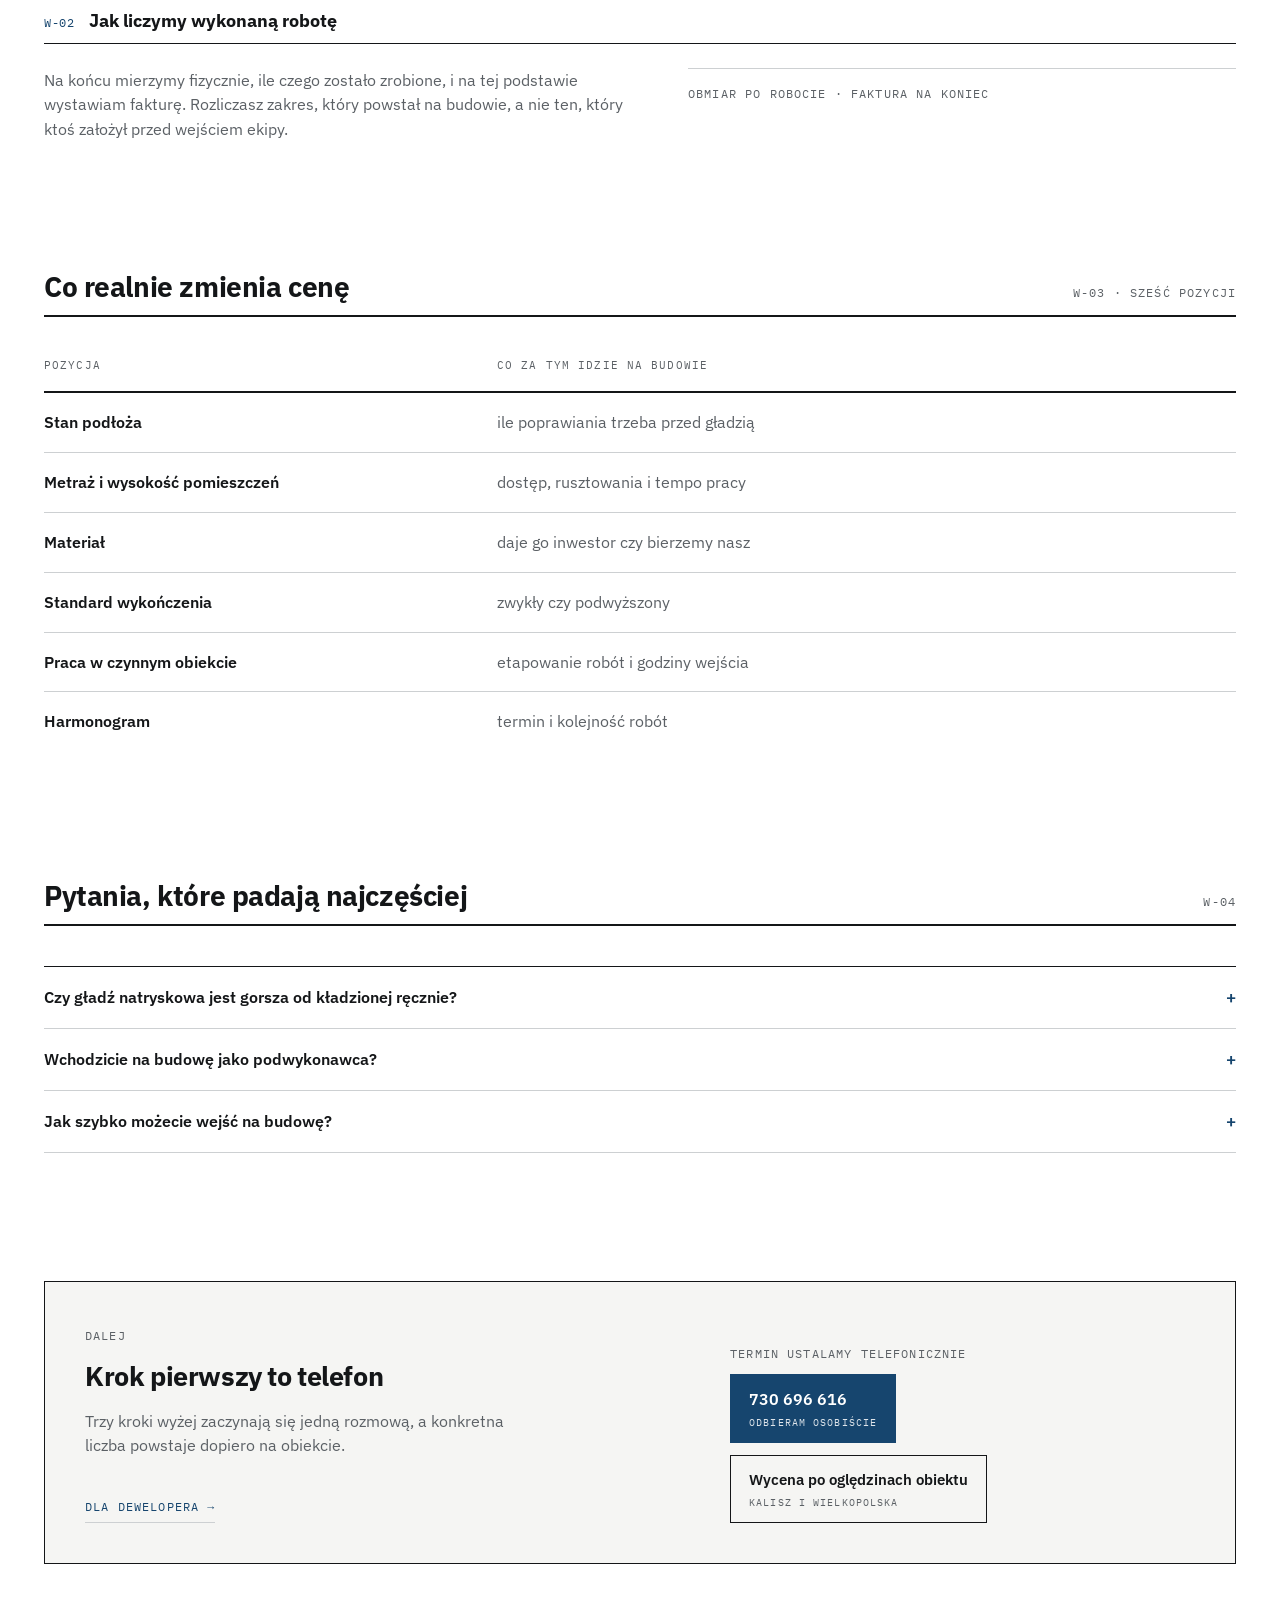
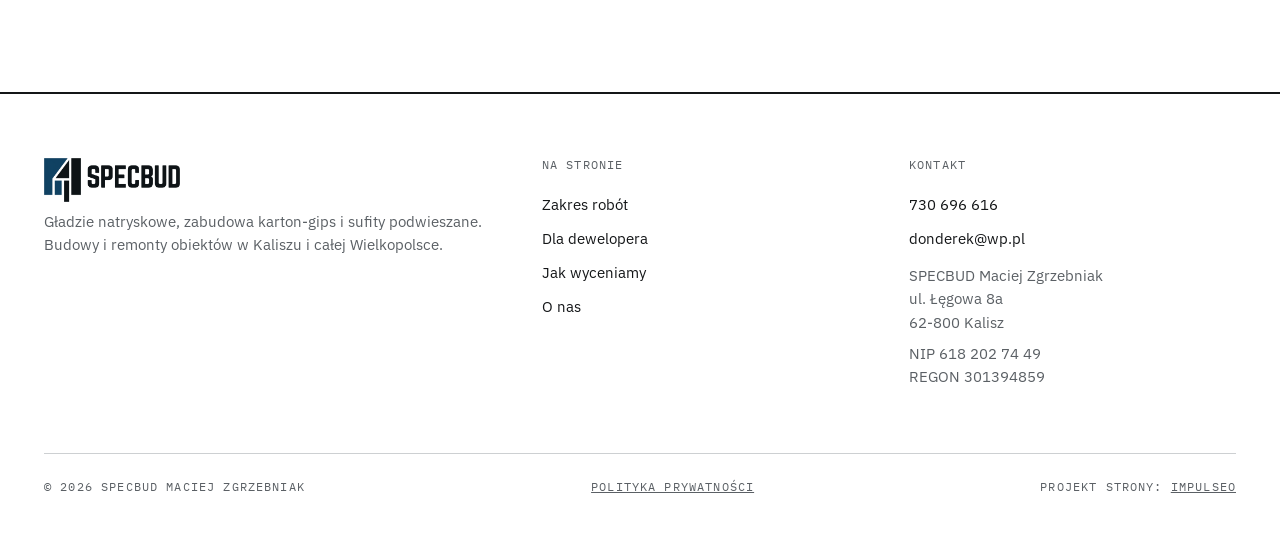
<file: jak-wyceniamy.html>
<!doctype html>
<html lang="pl">
<head>
<meta charset="utf-8">
<meta name="viewport" content="width=device-width, initial-scale=1">
<title>Jak wyceniamy - wycena po oględzinach obiektu | SPECBUD Kalisz</title>
<meta name="description" content="Kosztorys po oględzinach obiektu, obmiar po robocie i faktura na koniec. Co realnie zmienia cenę gładzi, sufitów i zabudowy karton-gips.">
<link rel="canonical" href="https://specbud-wykonczenia-kalisz.pl/jak-wyceniamy">
<meta property="og:type" content="website">
<meta property="og:locale" content="pl_PL">
<meta property="og:site_name" content="SPECBUD">
<meta property="og:title" content="Jak wyceniamy - wycena po oględzinach obiektu | SPECBUD Kalisz">
<meta property="og:description" content="Kosztorys po oględzinach obiektu, obmiar po robocie i faktura na koniec. Co realnie zmienia cenę gładzi, sufitów i zabudowy karton-gips.">
<meta property="og:url" content="https://specbud-wykonczenia-kalisz.pl/jak-wyceniamy">
<meta property="og:image" content="https://specbud-wykonczenia-kalisz.pl/img/hero.jpg">
<meta name="theme-color" content="#101214">
<link rel="preload" as="font" type="font/woff2" crossorigin
      href="assets/fonty/ibm-plex-sans-latin-ext-700-normal.woff2">
<link rel="preload" as="font" type="font/woff2" crossorigin
      href="assets/fonty/ibm-plex-sans-latin-700-normal.woff2">
<link rel="preload" as="font" type="font/woff2" crossorigin
      href="assets/fonty/ibm-plex-sans-latin-ext-400-normal.woff2">
<link rel="preload" as="font" type="font/woff2" crossorigin
      href="assets/fonty/ibm-plex-sans-latin-400-normal.woff2">
<link rel="preload" as="font" type="font/woff2" crossorigin
      href="assets/fonty/ibm-plex-mono-latin-ext-400-normal.woff2">
<link rel="preload" as="font" type="font/woff2" crossorigin
      href="assets/fonty/ibm-plex-mono-latin-400-normal.woff2">
<link rel="stylesheet" href="assets/rdzen.css?v=10">
<link rel="stylesheet" href="assets/app.css?v=39">
<script type="application/ld+json">
{"@context":"https://schema.org","@type":"HomeAndConstructionBusiness",
"name":"SPECBUD Maciej Zgrzebniak","alternateName":"SPECBUD","url":"https://specbud-wykonczenia-kalisz.pl/",
"telephone":"+48730696616","email":"donderek@wp.pl",
"description":"Gładzie ręczne i natryskowe, zabudowa karton-gips, sufity podwieszane i wykończenia obiektów. Podwykonawca dla deweloperów i generalnych wykonawców.",
"address":{"@type":"PostalAddress","streetAddress":"ul. Łęgowa 8a","postalCode":"62-800","addressLocality":"Kalisz","addressCountry":"PL"},
"areaServed":["Kalisz","Ostrów Wielkopolski","Pleszew","Jarocin","Krotoszyn","Turek","Konin","Ostrzeszów","Sieradz","Wielkopolska"],
"vatID":"PL6182027449","foundingDate":"2017-07-05"}
</script><script>document.documentElement.classList.add('js')</script>
</head>
<body>
<a class="skip" href="#tresc">Przejdź do treści</a>
<div class="pasek">
  <div class="wrap">
    <span>SPECBUD Maciej Zgrzebniak · ul. Łęgowa 8a, 62-800 Kalisz</span>
    <span>NIP 618 202 74 49 · REGON 301394859</span>
  </div>
</div>
<header class="top">
  <div class="wrap">
    <a class="znak" href="index.html" aria-label="SPECBUD - strona główna"><img
      src="img/logo.png" width="958" height="311" alt="SPECBUD - Wykończenia obiektów"></a>
    <button class="burger" type="button" aria-expanded="false" aria-controls="menu-glowne">
      <span class="burger-kreski" aria-hidden="true"><i></i><i></i><i></i></span>
      <span>Menu</span>
    </button>
    <nav class="nawigacja nav" id="menu-glowne" aria-label="Główne">
      <ul>
        <li><a href="zakres-robot.html">Zakres robót</a></li>
        <li><a href="dla-dewelopera.html">Dla dewelopera</a></li>
        <li><a href="jak-wyceniamy.html" aria-current="page">Jak wyceniamy</a></li>
        <li><a href="o-nas.html">O nas</a></li>
      </ul>
    </nav>
    <a class="tel" href="tel:+48730696616">730 696 616<small>odbieram osobiście</small></a>
  </div>
</header>


<div class="wrap wrap--otwarcie">
  <div class="naglowek-strony" id="tresc">
    <span class="mono">03 · Jak wyceniamy</span>
    <h1>Wycena po oględzinach obiektu</h1>
    <p>Ceny za metr nie ma na tej stronie. Nie podam jej, zanim nie zobaczę, w jakim
      stanie jest obiekt i jaki dokładnie jest zakres.</p>
  </div>
</div>

<section class="sekcja">
  <div class="wrap">
    <div class="kroki">
      <div>
        <b>Krok 1</b>
        <h3>Telefon</h3>
        <p>Mówisz, jaki to obiekt, jaki metraż i na kiedy. Umawiamy oględziny.</p>
      </div>
      <div>
        <b>Krok 2</b>
        <h3>Oględziny obiektu</h3>
        <p>Oglądam budowę i dopiero wtedy powstaje kosztorys na konkretny zakres.</p>
      </div>
      <div>
        <b>Krok 3</b>
        <h3>Obmiar i faktura</h3>
        <p>Po robocie mierzymy fizycznie, ile czego zostało zrobione. Faktura idzie z tego obmiaru.</p>
      </div>
    </div>

    <figure class="pas pas--czysty">
      <img src="img/w01-plan.jpg" alt="Odręczny szkic pomieszczeń z wymiarami na betonowej posadzce, miara, taśma i nauszniki" width="2000" height="857" fetchpriority="high" decoding="async">
    </figure>
    <div class="podpis-pasa">
      <span class="mono">szkic z wymiarami, zanim powstanie wycena</span>
      <span class="mono">W-01</span>
    </div>
  </div>
</section>

<section class="sekcja">
  <div class="wrap">
    <div class="dokument">
      <div class="dok-punkt" id="W-01">
        <div class="dok-gora"><span class="kod">W-01</span><h2>Dlaczego po oględzinach</h2></div>
        <p>Pełny kosztorys dużej budowy to praca na dni, nie na godziny. Robimy go wtedy, kiedy
          wiadomo, co realnie jest do zrobienia: jaki jest stan podłoża, jaka wysokość
          pomieszczeń i w jakim standardzie ma być wykończenie.</p>
        <p class="dok-spec mono">oględziny obiektu · kosztorys na konkretny zakres</p>
      </div>

      <div class="dok-punkt" id="W-02">
        <div class="dok-gora"><span class="kod">W-02</span><h2>Jak liczymy wykonaną robotę</h2></div>
        <p>Na końcu mierzymy fizycznie, ile czego zostało zrobione, i na tej podstawie wystawiam
          fakturę. Rozliczasz zakres, który powstał na budowie, a nie ten, który ktoś założył
          przed wejściem ekipy.</p>
        <p class="dok-spec mono">obmiar po robocie · faktura na koniec</p>
      </div>
    </div>

    <div class="tabela-blok" id="W-03">
      <div class="naglowek-sekcji">
        <h2>Co realnie zmienia cenę</h2>
        <span class="mono">W-03 · Sześć pozycji</span>
      </div>
      <table class="tabela">
        <thead>
          <tr><th scope="col">Pozycja</th><th scope="col">Co za tym idzie na budowie</th></tr>
        </thead>
        <tbody>
          <tr><th scope="row">Stan podłoża</th><td>ile poprawiania trzeba przed gładzią</td></tr>
          <tr><th scope="row">Metraż i wysokość pomieszczeń</th><td>dostęp, rusztowania i tempo pracy</td></tr>
          <tr><th scope="row">Materiał</th><td>daje go inwestor czy bierzemy nasz</td></tr>
          <tr><th scope="row">Standard wykończenia</th><td>zwykły czy podwyższony</td></tr>
          <tr><th scope="row">Praca w czynnym obiekcie</th><td>etapowanie robót i godziny wejścia</td></tr>
          <tr><th scope="row">Harmonogram</th><td>termin i kolejność robót</td></tr>
        </tbody>
      </table>
    </div>
  </div>
</section>

<section class="sekcja">
  <div class="wrap">
    <div class="naglowek-sekcji">
      <h2>Pytania, które padają najczęściej</h2>
      <span class="mono">W-04</span>
    </div>
    <div class="faq">
      <details class="pytanie">
        <summary>Czy gładź natryskowa jest gorsza od kładzionej ręcznie?</summary>
        <p>Nie. To ta sama masa i ta sama obróbka na końcu - szlifowanie i przygotowanie
          pod malowanie wygląda tak samo. Natrysk zmienia tempo nakładania, a przy dużych
          powierzchniach to tempo decyduje o terminie całej budowy.</p>
      </details>
      <details class="pytanie">
        <summary>Wchodzicie na budowę jako podwykonawca?</summary>
        <p>Tak, to nasza podstawowa robota. Wchodzimy po hydrauliku, po elektryku i po
          wylewkach, na gotowy harmonogram generalnego wykonawcy albo dewelopera.</p>
      </details>
      <details class="pytanie">
        <summary>Jak szybko możecie wejść na budowę?</summary>
        <p>Termin ustalamy telefonicznie, pod konkretny harmonogram budowy. Wejścia
          z dnia na dzień nie obiecujemy - dobrą ekipę planuje się z wyprzedzeniem.</p>
      </details>
    </div>
  </div>
</section>

  <section class="sekcja">
    <div class="wrap">
      <div class="wycena">
        <div>
          <span class="mono">Dalej</span>
          <h2>Krok pierwszy to telefon</h2>
          <p>Trzy kroki wyżej zaczynają się jedną rozmową, a konkretna liczba powstaje dopiero na obiekcie.</p>
        <a class="wiecej" href="dla-dewelopera.html">Dla dewelopera →</a>
        </div>
        <div class="prawa">
          <span class="mono">Termin ustalamy telefonicznie</span>
          <a class="tel" href="tel:+48730696616">730 696 616<small>odbieram osobiście</small></a>
          <a class="wtorny" href="tel:+48730696616">Wycena po oględzinach obiektu<small>Kalisz i Wielkopolska</small></a>
        </div>
      </div>
    </div>
  </section>
<footer>
  <div class="wrap">
    <div class="stopka">
      <div>
        <img class="stopka-znak" src="img/logo.png" width="958" height="311"
          alt="SPECBUD - Wykończenia obiektów" loading="lazy" decoding="async">
        <p>Gładzie natryskowe, zabudowa karton-gips i sufity podwieszane.
          Budowy i remonty obiektów w Kaliszu i całej Wielkopolsce.</p>
      </div>
      <div>
        <h2>Na stronie</h2>
          <a href="zakres-robot.html">Zakres robót</a>
          <a href="dla-dewelopera.html">Dla dewelopera</a>
          <a href="jak-wyceniamy.html">Jak wyceniamy</a>
          <a href="o-nas.html">O nas</a>
      </div>
      <div>
        <h2>Kontakt</h2>
        <a href="tel:+48730696616">730 696 616</a>
        <a href="mailto:donderek@wp.pl">donderek@wp.pl</a>
        <p>SPECBUD Maciej Zgrzebniak<br>ul. Łęgowa 8a<br>62-800 Kalisz</p>
        <p>NIP 618 202 74 49<br>REGON 301394859</p>
      </div>
    </div>
    <div class="stopka-dol">
      <span class="mono">© <span data-year>2026</span> SPECBUD Maciej Zgrzebniak</span>
      <span class="mono"><a href="polityka-prywatnosci.html">Polityka prywatności</a></span>
      <span class="mono">Projekt strony: <a href="https://impulseo.pl" rel="noopener">Impulseo</a></span>
    </div>
  </div>
</footer>
<a class="pasek-tel" href="tel:+48730696616">Zadzwoń: 730 696 616</a>
<script src="assets/rdzen.js?v=10"></script>
</body>
</html>
</file>
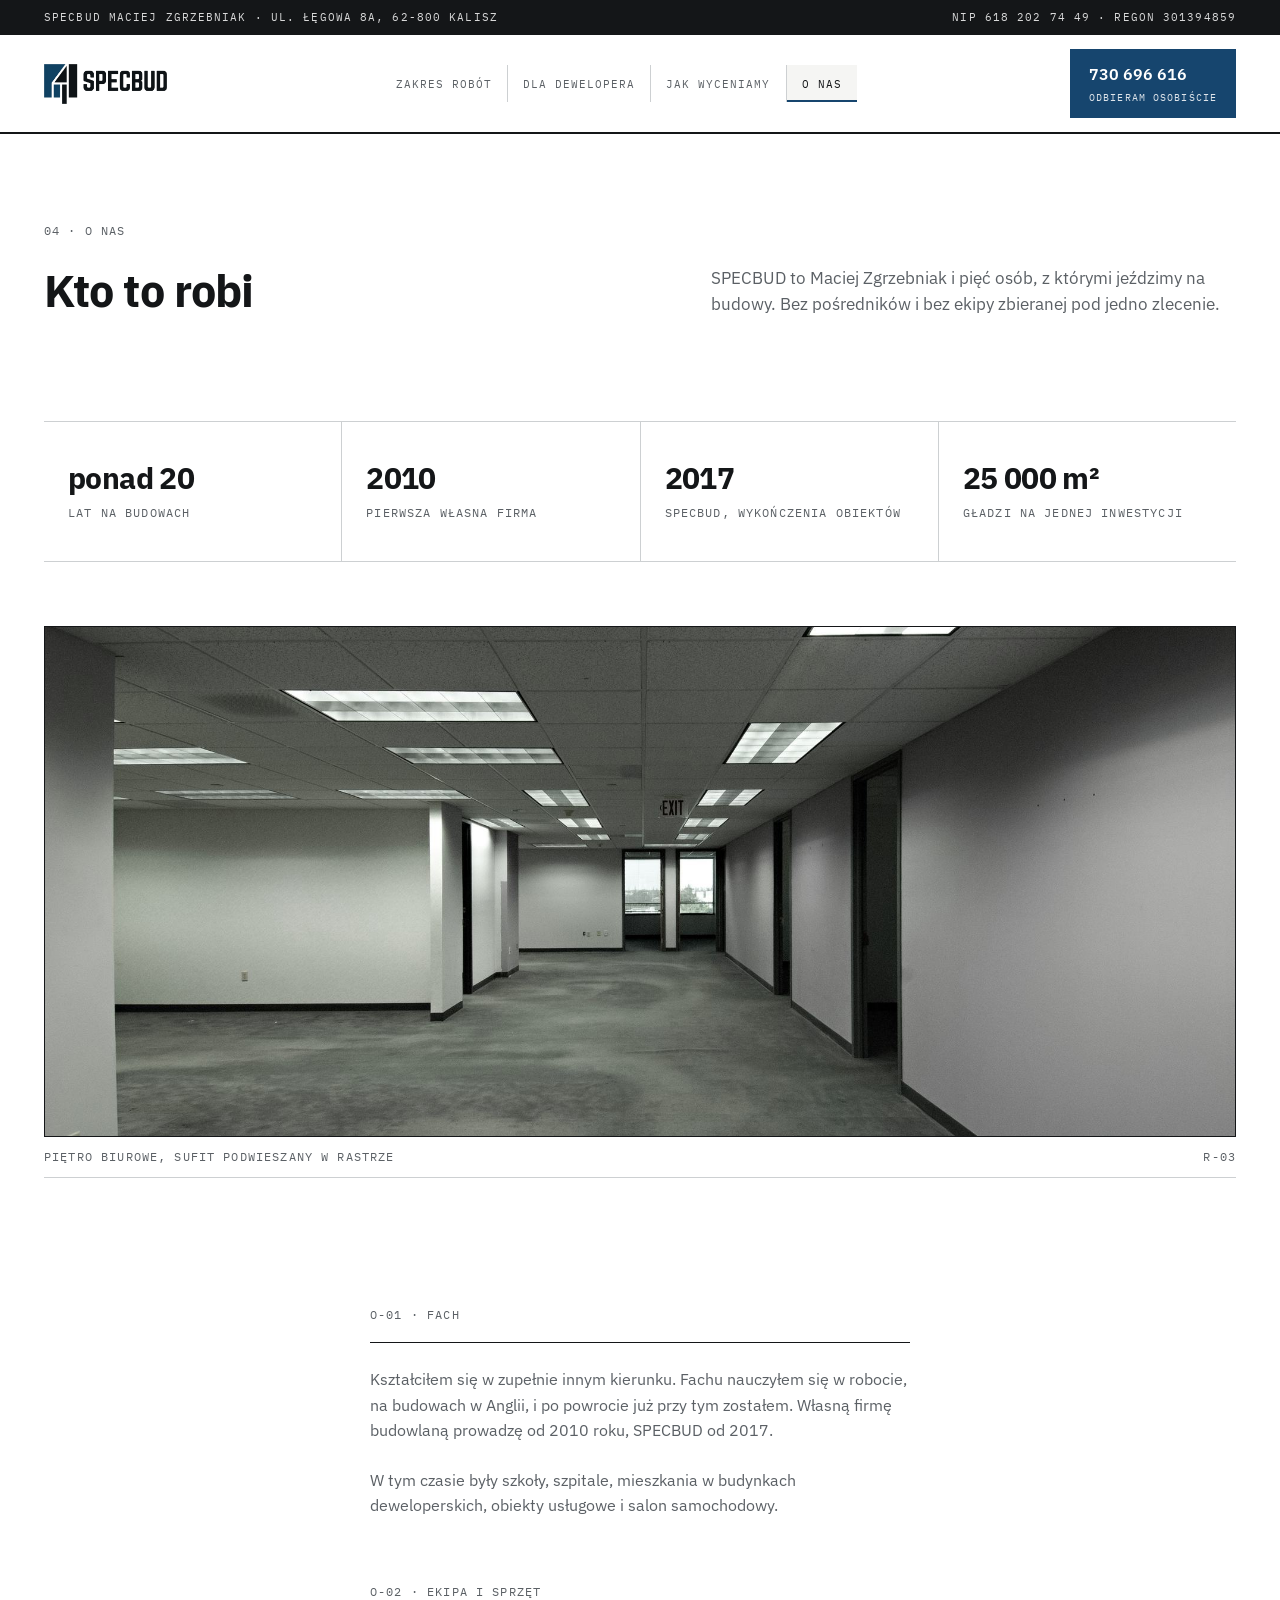
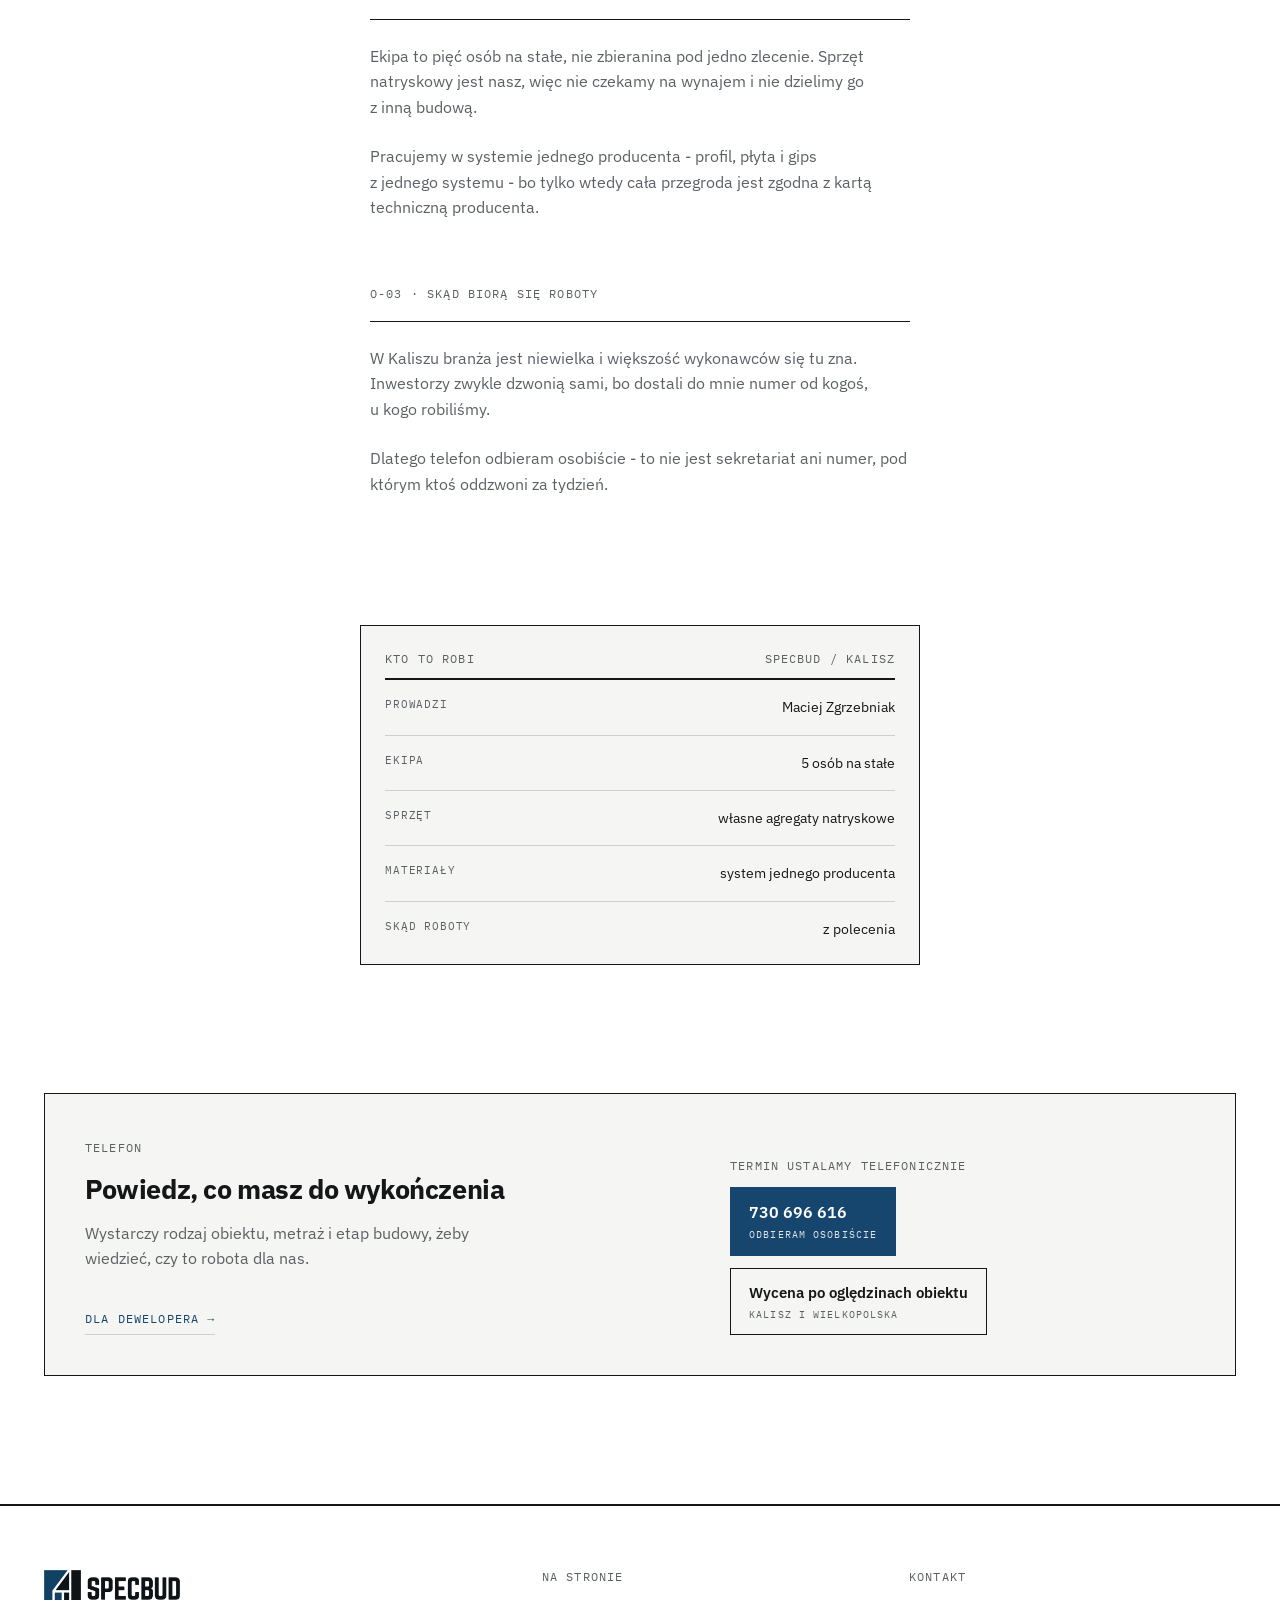
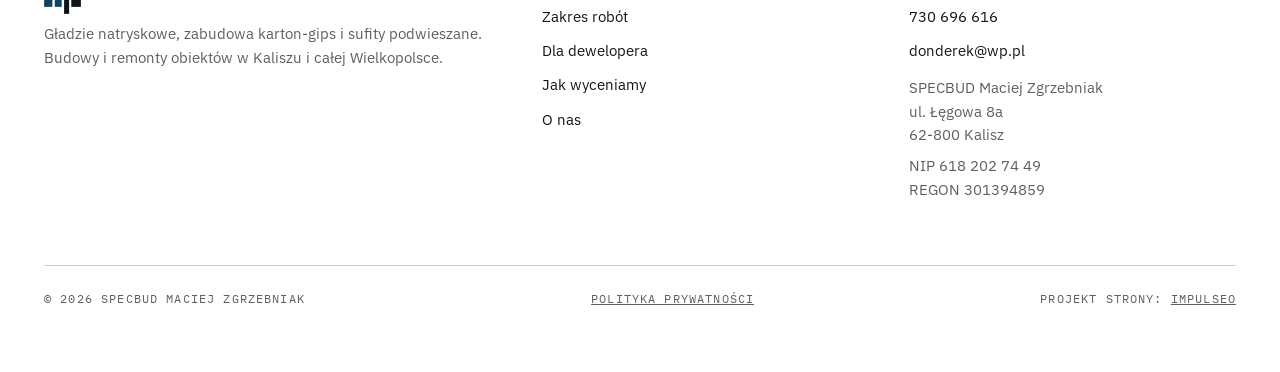
<file: o-nas.html>
<!doctype html>
<html lang="pl">
<head>
<meta charset="utf-8">
<meta name="viewport" content="width=device-width, initial-scale=1">
<title>O nas - ekipa i sprzęt | SPECBUD Kalisz</title>
<meta name="description" content="Ponad 20 lat na budowach, firma SPECBUD od 2017, ekipa 5 osób i własne agregaty natryskowe. Wykończenia obiektów w Kaliszu i Wielkopolsce.">
<link rel="canonical" href="https://specbud-wykonczenia-kalisz.pl/o-nas">
<meta property="og:type" content="website">
<meta property="og:locale" content="pl_PL">
<meta property="og:site_name" content="SPECBUD">
<meta property="og:title" content="O nas - ekipa i sprzęt | SPECBUD Kalisz">
<meta property="og:description" content="Ponad 20 lat na budowach, firma SPECBUD od 2017, ekipa 5 osób i własne agregaty natryskowe. Wykończenia obiektów w Kaliszu i Wielkopolsce.">
<meta property="og:url" content="https://specbud-wykonczenia-kalisz.pl/o-nas">
<meta property="og:image" content="https://specbud-wykonczenia-kalisz.pl/img/hero.jpg">
<meta name="theme-color" content="#101214">
<link rel="preload" as="font" type="font/woff2" crossorigin
      href="assets/fonty/ibm-plex-sans-latin-ext-700-normal.woff2">
<link rel="preload" as="font" type="font/woff2" crossorigin
      href="assets/fonty/ibm-plex-sans-latin-700-normal.woff2">
<link rel="preload" as="font" type="font/woff2" crossorigin
      href="assets/fonty/ibm-plex-sans-latin-ext-400-normal.woff2">
<link rel="preload" as="font" type="font/woff2" crossorigin
      href="assets/fonty/ibm-plex-sans-latin-400-normal.woff2">
<link rel="preload" as="font" type="font/woff2" crossorigin
      href="assets/fonty/ibm-plex-mono-latin-ext-400-normal.woff2">
<link rel="preload" as="font" type="font/woff2" crossorigin
      href="assets/fonty/ibm-plex-mono-latin-400-normal.woff2">
<link rel="stylesheet" href="assets/rdzen.css?v=10">
<link rel="stylesheet" href="assets/app.css?v=39">
<script type="application/ld+json">
{"@context":"https://schema.org","@type":"HomeAndConstructionBusiness",
"name":"SPECBUD Maciej Zgrzebniak","alternateName":"SPECBUD","url":"https://specbud-wykonczenia-kalisz.pl/",
"telephone":"+48730696616","email":"donderek@wp.pl",
"description":"Gładzie ręczne i natryskowe, zabudowa karton-gips, sufity podwieszane i wykończenia obiektów. Podwykonawca dla deweloperów i generalnych wykonawców.",
"address":{"@type":"PostalAddress","streetAddress":"ul. Łęgowa 8a","postalCode":"62-800","addressLocality":"Kalisz","addressCountry":"PL"},
"areaServed":["Kalisz","Ostrów Wielkopolski","Pleszew","Jarocin","Krotoszyn","Turek","Konin","Ostrzeszów","Sieradz","Wielkopolska"],
"vatID":"PL6182027449","foundingDate":"2017-07-05"}
</script><script>document.documentElement.classList.add('js')</script>
</head>
<body>
<a class="skip" href="#tresc">Przejdź do treści</a>
<div class="pasek">
  <div class="wrap">
    <span>SPECBUD Maciej Zgrzebniak · ul. Łęgowa 8a, 62-800 Kalisz</span>
    <span>NIP 618 202 74 49 · REGON 301394859</span>
  </div>
</div>
<header class="top">
  <div class="wrap">
    <a class="znak" href="index.html" aria-label="SPECBUD - strona główna"><img
      src="img/logo.png" width="958" height="311" alt="SPECBUD - Wykończenia obiektów"></a>
    <button class="burger" type="button" aria-expanded="false" aria-controls="menu-glowne">
      <span class="burger-kreski" aria-hidden="true"><i></i><i></i><i></i></span>
      <span>Menu</span>
    </button>
    <nav class="nawigacja nav" id="menu-glowne" aria-label="Główne">
      <ul>
        <li><a href="zakres-robot.html">Zakres robót</a></li>
        <li><a href="dla-dewelopera.html">Dla dewelopera</a></li>
        <li><a href="jak-wyceniamy.html">Jak wyceniamy</a></li>
        <li><a href="o-nas.html" aria-current="page">O nas</a></li>
      </ul>
    </nav>
    <a class="tel" href="tel:+48730696616">730 696 616<small>odbieram osobiście</small></a>
  </div>
</header>


<div class="wrap wrap--otwarcie">
  <div class="naglowek-strony" id="tresc">
    <span class="mono">04 · O nas</span>
    <h1>Kto to robi</h1>
    <p>SPECBUD to Maciej Zgrzebniak i pięć osób, z którymi jeździmy na budowy.
      Bez pośredników i bez ekipy zbieranej pod jedno zlecenie.</p>
  </div>
</div>

<section class="sekcja">
  <div class="wrap">
    <div class="os-czasu">
      <div><b>ponad 20</b><span class="mono">lat na budowach</span></div>
      <div><b>2010</b><span class="mono">pierwsza własna firma</span></div>
      <div><b>2017</b><span class="mono">SPECBUD, wykończenia obiektów</span></div>
      <div><b>25 000 m²</b><span class="mono">gładzi na jednej inwestycji</span></div>
    </div>

    <figure class="pas pas--czysty">
      <img src="img/o01-pietro.jpg" alt="Puste piętro biurowe z sufitem podwieszanym w rastrze i oprawami" width="2000" height="857" fetchpriority="high" decoding="async">
    </figure>
    <div class="podpis-pasa">
      <span class="mono">piętro biurowe, sufit podwieszany w rastrze</span>
      <span class="mono">R-03</span>
    </div>
    <!-- 09.10.2026: agregat zamieniony na puste piętro — „O nas” z maszyną czytało się jak
         pomyłka. Przy dosyłce w to miejsce wchodzi zdjęcie ekipy (ZASTEPCZE-ZDJECIA.md). -->
  </div>
</section>

<section class="sekcja">
  <div class="wrap">
    <div class="list">
      <p class="list-znacznik mono">O-01 · Fach</p>
      <p>Kształciłem się w zupełnie innym kierunku. Fachu nauczyłem się w robocie, na
        budowach w Anglii, i po powrocie już przy tym zostałem. Własną firmę budowlaną
        prowadzę od 2010 roku, SPECBUD od 2017.</p>
      <p>W tym czasie były szkoły, szpitale, mieszkania w budynkach deweloperskich,
        obiekty usługowe i salon samochodowy.</p>

      <p class="list-znacznik mono">O-02 · Ekipa i sprzęt</p>
      <p>Ekipa to pięć osób na stałe, nie zbieranina pod jedno zlecenie. Sprzęt natryskowy
        jest nasz, więc nie czekamy na wynajem i nie dzielimy go z inną budową.</p>
      <p>Pracujemy w systemie jednego producenta - profil, płyta i gips z jednego systemu -
        bo tylko wtedy cała przegroda jest zgodna z kartą techniczną producenta.</p>

      <p class="list-znacznik mono">O-03 · Skąd biorą się roboty</p>
      <p>W Kaliszu branża jest niewielka i większość wykonawców się tu zna. Inwestorzy
        zwykle dzwonią sami, bo dostali do mnie numer od kogoś, u kogo robiliśmy.</p>
      <p>Dlatego telefon odbieram osobiście - to nie jest sekretariat ani numer, pod którym
        ktoś oddzwoni za tydzień.</p>
    </div>
  </div>
</section>

<section class="sekcja">
  <div class="wrap">
    <div class="karta karta--srodek">
      <div class="tyt"><span class="mono">Kto to robi</span><span class="mono">SPECBUD / Kalisz</span></div>
      <table>
        <tr><th>Prowadzi</th><td>Maciej Zgrzebniak</td></tr>
        <tr><th>Ekipa</th><td>5 osób na stałe</td></tr>
        <tr><th>Sprzęt</th><td>własne agregaty natryskowe</td></tr>
        <tr><th>Materiały</th><td>system jednego producenta</td></tr>
        <tr><th>Skąd roboty</th><td>z polecenia</td></tr>
      </table>
    </div>
  </div>
</section>

  <section class="sekcja">
    <div class="wrap">
      <div class="wycena">
        <div>
          <span class="mono">Telefon</span>
          <h2>Powiedz, co masz do wykończenia</h2>
          <p>Wystarczy rodzaj obiektu, metraż i etap budowy, żeby wiedzieć, czy to robota dla nas.</p>
        <a class="wiecej" href="dla-dewelopera.html">Dla dewelopera →</a>
        </div>
        <div class="prawa">
          <span class="mono">Termin ustalamy telefonicznie</span>
          <a class="tel" href="tel:+48730696616">730 696 616<small>odbieram osobiście</small></a>
          <a class="wtorny" href="tel:+48730696616">Wycena po oględzinach obiektu<small>Kalisz i Wielkopolska</small></a>
        </div>
      </div>
    </div>
  </section>
<footer>
  <div class="wrap">
    <div class="stopka">
      <div>
        <img class="stopka-znak" src="img/logo.png" width="958" height="311"
          alt="SPECBUD - Wykończenia obiektów" loading="lazy" decoding="async">
        <p>Gładzie natryskowe, zabudowa karton-gips i sufity podwieszane.
          Budowy i remonty obiektów w Kaliszu i całej Wielkopolsce.</p>
      </div>
      <div>
        <h2>Na stronie</h2>
          <a href="zakres-robot.html">Zakres robót</a>
          <a href="dla-dewelopera.html">Dla dewelopera</a>
          <a href="jak-wyceniamy.html">Jak wyceniamy</a>
          <a href="o-nas.html">O nas</a>
      </div>
      <div>
        <h2>Kontakt</h2>
        <a href="tel:+48730696616">730 696 616</a>
        <a href="mailto:donderek@wp.pl">donderek@wp.pl</a>
        <p>SPECBUD Maciej Zgrzebniak<br>ul. Łęgowa 8a<br>62-800 Kalisz</p>
        <p>NIP 618 202 74 49<br>REGON 301394859</p>
      </div>
    </div>
    <div class="stopka-dol">
      <span class="mono">© <span data-year>2026</span> SPECBUD Maciej Zgrzebniak</span>
      <span class="mono"><a href="polityka-prywatnosci.html">Polityka prywatności</a></span>
      <span class="mono">Projekt strony: <a href="https://impulseo.pl" rel="noopener">Impulseo</a></span>
    </div>
  </div>
</footer>
<a class="pasek-tel" href="tel:+48730696616">Zadzwoń: 730 696 616</a>
<script src="assets/rdzen.js?v=10"></script>
</body>
</html>
</file>
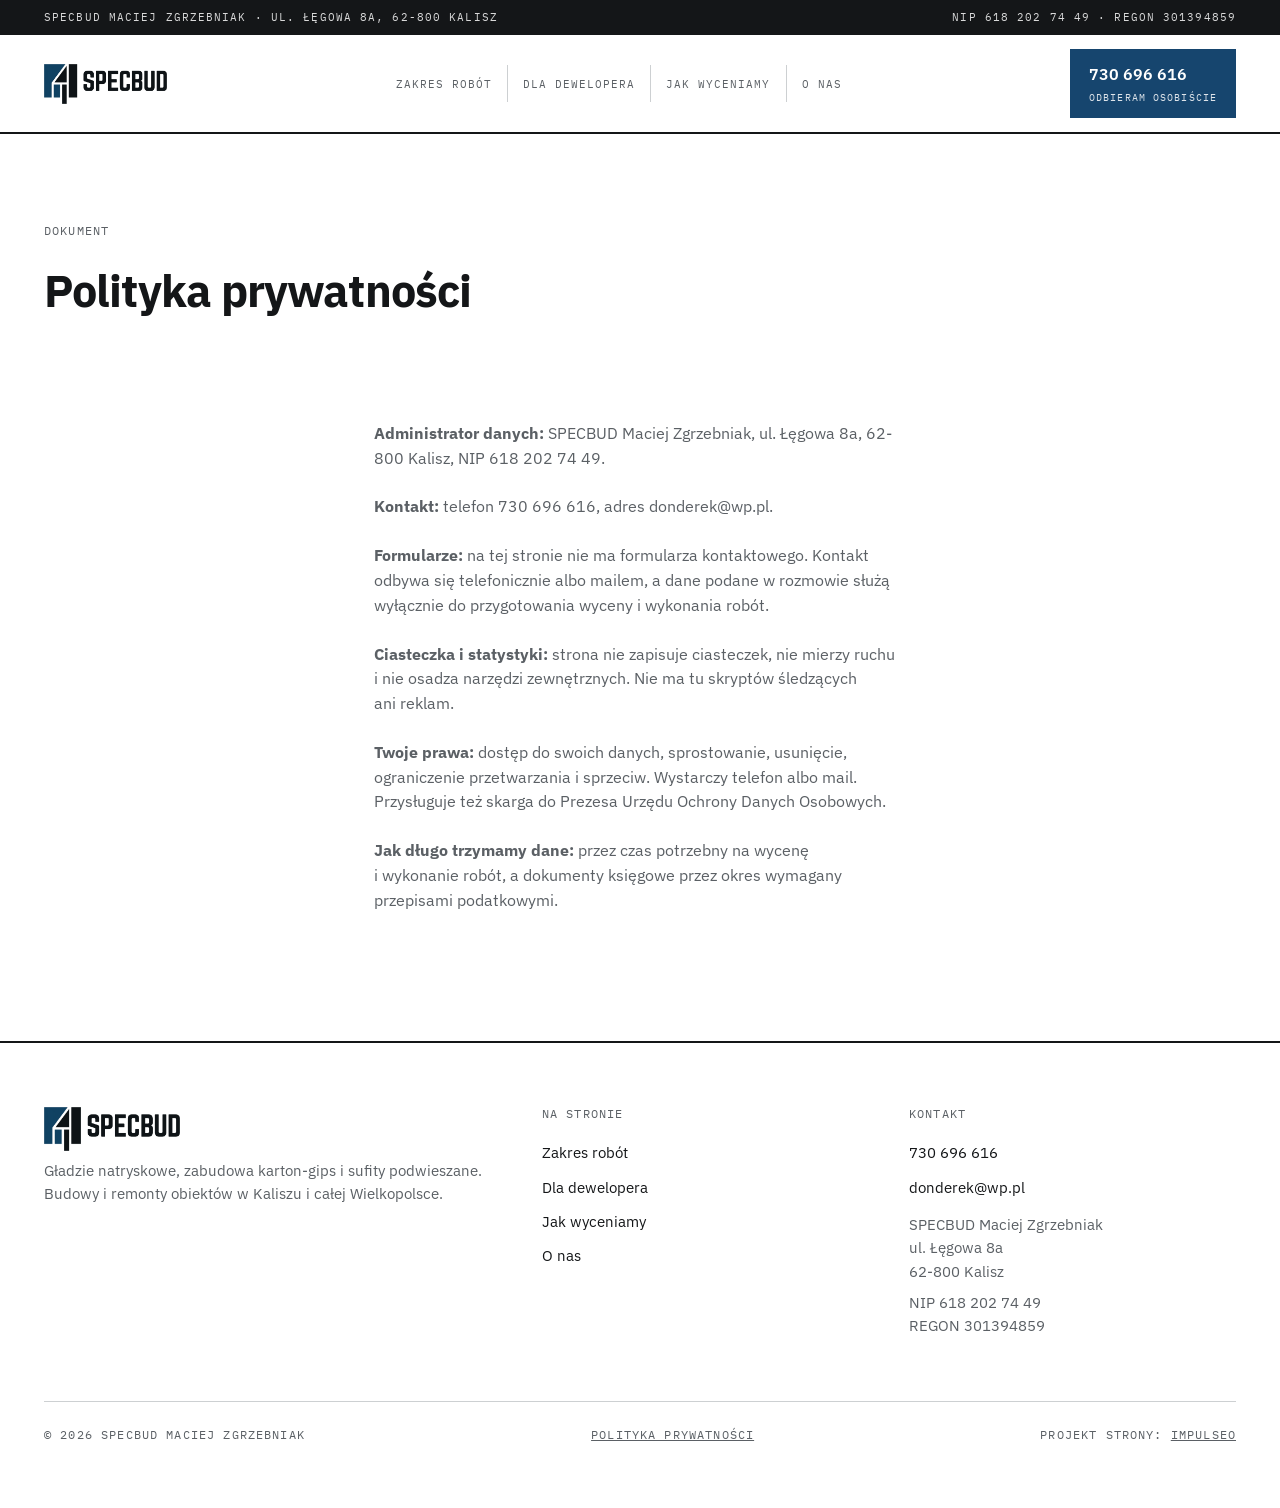
<file: polityka-prywatnosci.html>
<!doctype html>
<html lang="pl">
<head>
<meta charset="utf-8">
<meta name="viewport" content="width=device-width, initial-scale=1">
<title>Polityka prywatności | SPECBUD Kalisz</title>
<meta name="description" content="Kto jest administratorem danych, po co je zbieramy i jakie masz prawa. Strona bez ciasteczek, statystyk i narzędzi zewnętrznych.">
<link rel="canonical" href="https://specbud-wykonczenia-kalisz.pl/polityka-prywatnosci">
<meta property="og:type" content="website">
<meta property="og:locale" content="pl_PL">
<meta property="og:site_name" content="SPECBUD">
<meta property="og:title" content="Polityka prywatności | SPECBUD Kalisz">
<meta property="og:description" content="Kto jest administratorem danych, po co je zbieramy i jakie masz prawa. Strona bez ciasteczek, statystyk i narzędzi zewnętrznych.">
<meta property="og:url" content="https://specbud-wykonczenia-kalisz.pl/polityka-prywatnosci">
<meta property="og:image" content="https://specbud-wykonczenia-kalisz.pl/img/hero.jpg">
<meta name="theme-color" content="#101214">
<link rel="preload" as="font" type="font/woff2" crossorigin
      href="assets/fonty/ibm-plex-sans-latin-ext-700-normal.woff2">
<link rel="preload" as="font" type="font/woff2" crossorigin
      href="assets/fonty/ibm-plex-sans-latin-700-normal.woff2">
<link rel="preload" as="font" type="font/woff2" crossorigin
      href="assets/fonty/ibm-plex-sans-latin-ext-400-normal.woff2">
<link rel="preload" as="font" type="font/woff2" crossorigin
      href="assets/fonty/ibm-plex-sans-latin-400-normal.woff2">
<link rel="preload" as="font" type="font/woff2" crossorigin
      href="assets/fonty/ibm-plex-mono-latin-ext-400-normal.woff2">
<link rel="preload" as="font" type="font/woff2" crossorigin
      href="assets/fonty/ibm-plex-mono-latin-400-normal.woff2">
<link rel="stylesheet" href="assets/rdzen.css?v=10">
<link rel="stylesheet" href="assets/app.css?v=39">
<script type="application/ld+json">
{"@context":"https://schema.org","@type":"HomeAndConstructionBusiness",
"name":"SPECBUD Maciej Zgrzebniak","alternateName":"SPECBUD","url":"https://specbud-wykonczenia-kalisz.pl/",
"telephone":"+48730696616","email":"donderek@wp.pl",
"description":"Gładzie ręczne i natryskowe, zabudowa karton-gips, sufity podwieszane i wykończenia obiektów. Podwykonawca dla deweloperów i generalnych wykonawców.",
"address":{"@type":"PostalAddress","streetAddress":"ul. Łęgowa 8a","postalCode":"62-800","addressLocality":"Kalisz","addressCountry":"PL"},
"areaServed":["Kalisz","Ostrów Wielkopolski","Pleszew","Jarocin","Krotoszyn","Turek","Konin","Ostrzeszów","Sieradz","Wielkopolska"],
"vatID":"PL6182027449","foundingDate":"2017-07-05"}
</script><script>document.documentElement.classList.add('js')</script>
</head>
<body>
<a class="skip" href="#tresc">Przejdź do treści</a>
<div class="pasek">
  <div class="wrap">
    <span>SPECBUD Maciej Zgrzebniak · ul. Łęgowa 8a, 62-800 Kalisz</span>
    <span>NIP 618 202 74 49 · REGON 301394859</span>
  </div>
</div>
<header class="top">
  <div class="wrap">
    <a class="znak" href="index.html" aria-label="SPECBUD - strona główna"><img
      src="img/logo.png" width="958" height="311" alt="SPECBUD - Wykończenia obiektów"></a>
    <button class="burger" type="button" aria-expanded="false" aria-controls="menu-glowne">
      <span class="burger-kreski" aria-hidden="true"><i></i><i></i><i></i></span>
      <span>Menu</span>
    </button>
    <nav class="nawigacja nav" id="menu-glowne" aria-label="Główne">
      <ul>
        <li><a href="zakres-robot.html">Zakres robót</a></li>
        <li><a href="dla-dewelopera.html">Dla dewelopera</a></li>
        <li><a href="jak-wyceniamy.html">Jak wyceniamy</a></li>
        <li><a href="o-nas.html">O nas</a></li>
      </ul>
    </nav>
    <a class="tel" href="tel:+48730696616">730 696 616<small>odbieram osobiście</small></a>
  </div>
</header>


<div class="wrap wrap--otwarcie">
  <div class="naglowek-strony" id="tresc">
    <span class="mono">Dokument</span>
    <h1>Polityka prywatności</h1>
  </div>
</div>

<section class="sekcja">
  <div class="wrap proste">
    <p><strong>Administrator danych:</strong> SPECBUD Maciej Zgrzebniak, ul. Łęgowa 8a,
      62-800 Kalisz, NIP 618 202 74 49.</p>
    <p><strong>Kontakt:</strong> telefon 730 696 616, adres donderek@wp.pl.</p>
    <p><strong>Formularze:</strong> na tej stronie nie ma formularza kontaktowego. Kontakt
      odbywa się telefonicznie albo mailem, a dane podane w rozmowie służą wyłącznie do
      przygotowania wyceny i wykonania robót.</p>
    <p><strong>Ciasteczka i statystyki:</strong> strona nie zapisuje ciasteczek, nie mierzy
      ruchu i nie osadza narzędzi zewnętrznych. Nie ma tu skryptów śledzących ani reklam.</p>
    <p><strong>Twoje prawa:</strong> dostęp do swoich danych, sprostowanie, usunięcie,
      ograniczenie przetwarzania i sprzeciw. Wystarczy telefon albo mail. Przysługuje też
      skarga do Prezesa Urzędu Ochrony Danych Osobowych.</p>
    <p><strong>Jak długo trzymamy dane:</strong> przez czas potrzebny na wycenę i wykonanie
      robót, a dokumenty księgowe przez okres wymagany przepisami podatkowymi.</p>
  </div>
</section>
<footer>
  <div class="wrap">
    <div class="stopka">
      <div>
        <img class="stopka-znak" src="img/logo.png" width="958" height="311"
          alt="SPECBUD - Wykończenia obiektów" loading="lazy" decoding="async">
        <p>Gładzie natryskowe, zabudowa karton-gips i sufity podwieszane.
          Budowy i remonty obiektów w Kaliszu i całej Wielkopolsce.</p>
      </div>
      <div>
        <h2>Na stronie</h2>
          <a href="zakres-robot.html">Zakres robót</a>
          <a href="dla-dewelopera.html">Dla dewelopera</a>
          <a href="jak-wyceniamy.html">Jak wyceniamy</a>
          <a href="o-nas.html">O nas</a>
      </div>
      <div>
        <h2>Kontakt</h2>
        <a href="tel:+48730696616">730 696 616</a>
        <a href="mailto:donderek@wp.pl">donderek@wp.pl</a>
        <p>SPECBUD Maciej Zgrzebniak<br>ul. Łęgowa 8a<br>62-800 Kalisz</p>
        <p>NIP 618 202 74 49<br>REGON 301394859</p>
      </div>
    </div>
    <div class="stopka-dol">
      <span class="mono">© <span data-year>2026</span> SPECBUD Maciej Zgrzebniak</span>
      <span class="mono"><a href="polityka-prywatnosci.html">Polityka prywatności</a></span>
      <span class="mono">Projekt strony: <a href="https://impulseo.pl" rel="noopener">Impulseo</a></span>
    </div>
  </div>
</footer>
<a class="pasek-tel" href="tel:+48730696616">Zadzwoń: 730 696 616</a>
<script src="assets/rdzen.js?v=10"></script>
</body>
</html>
</file>
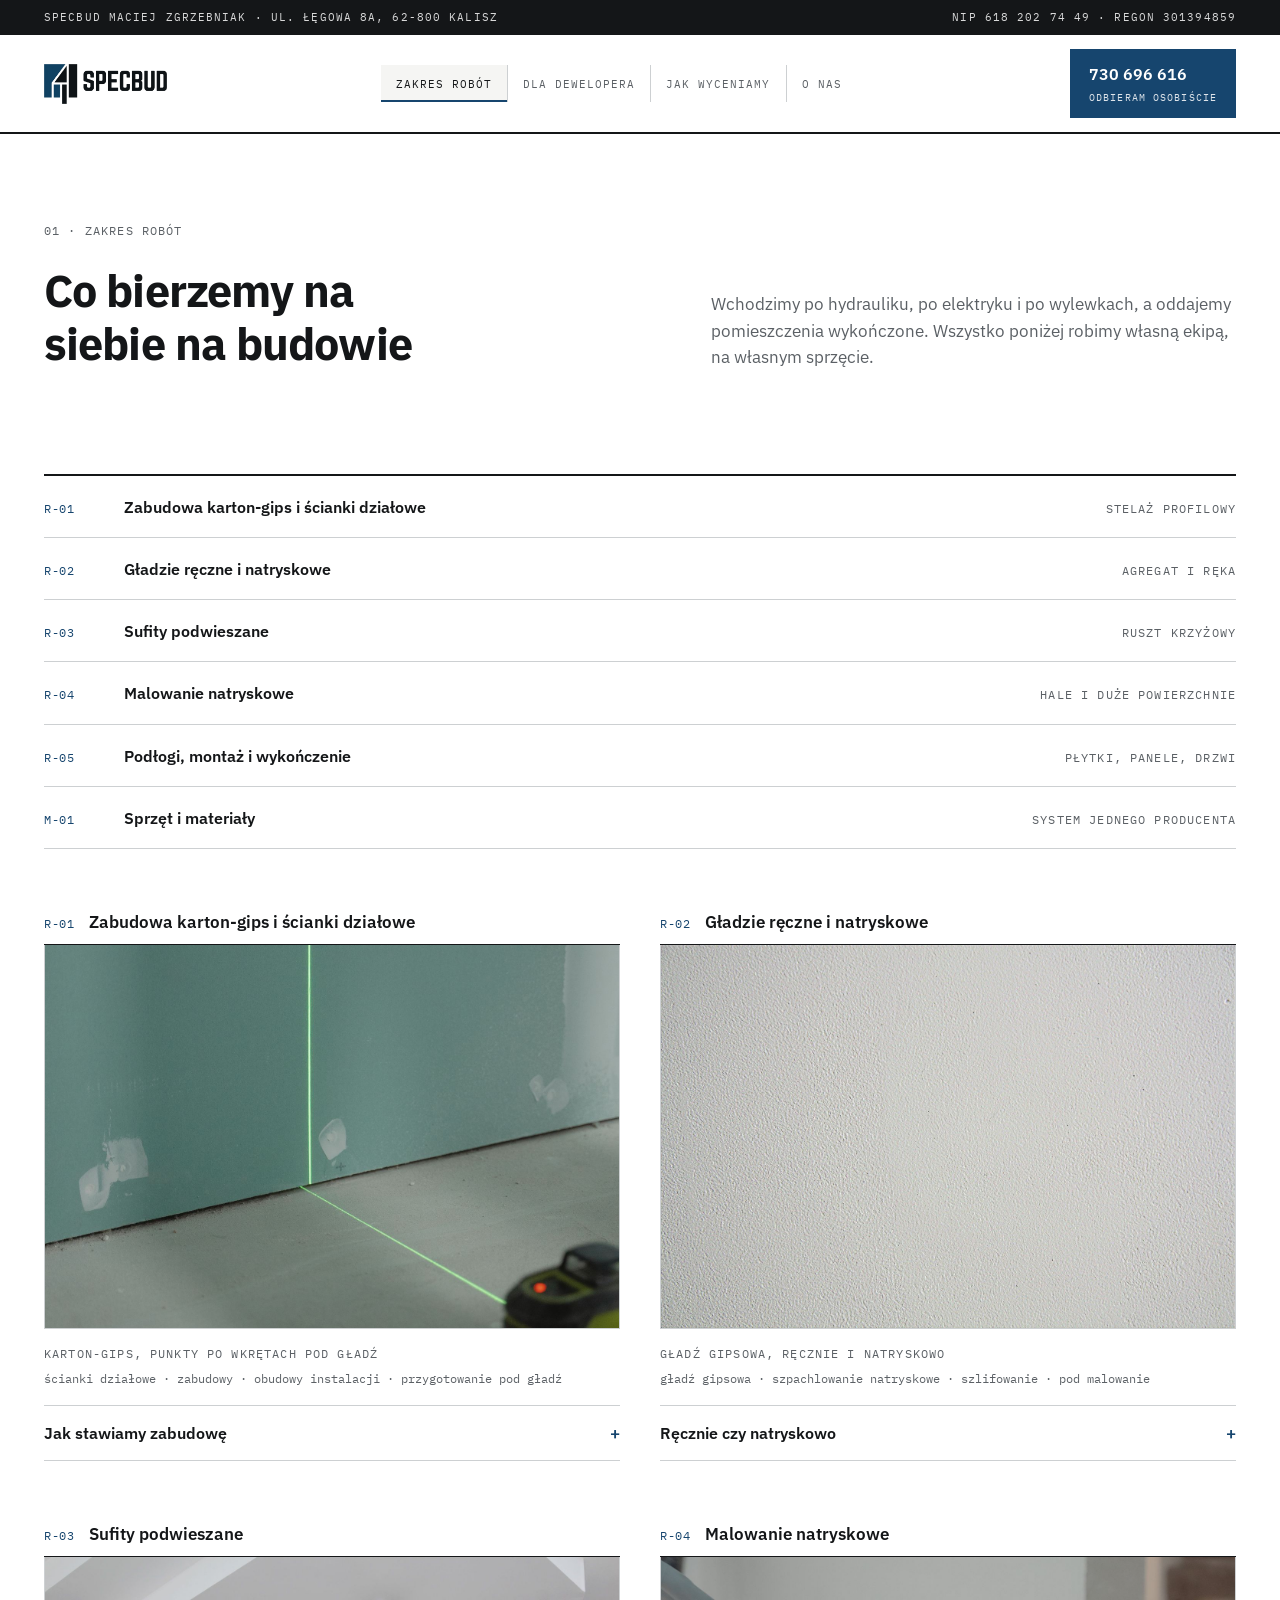
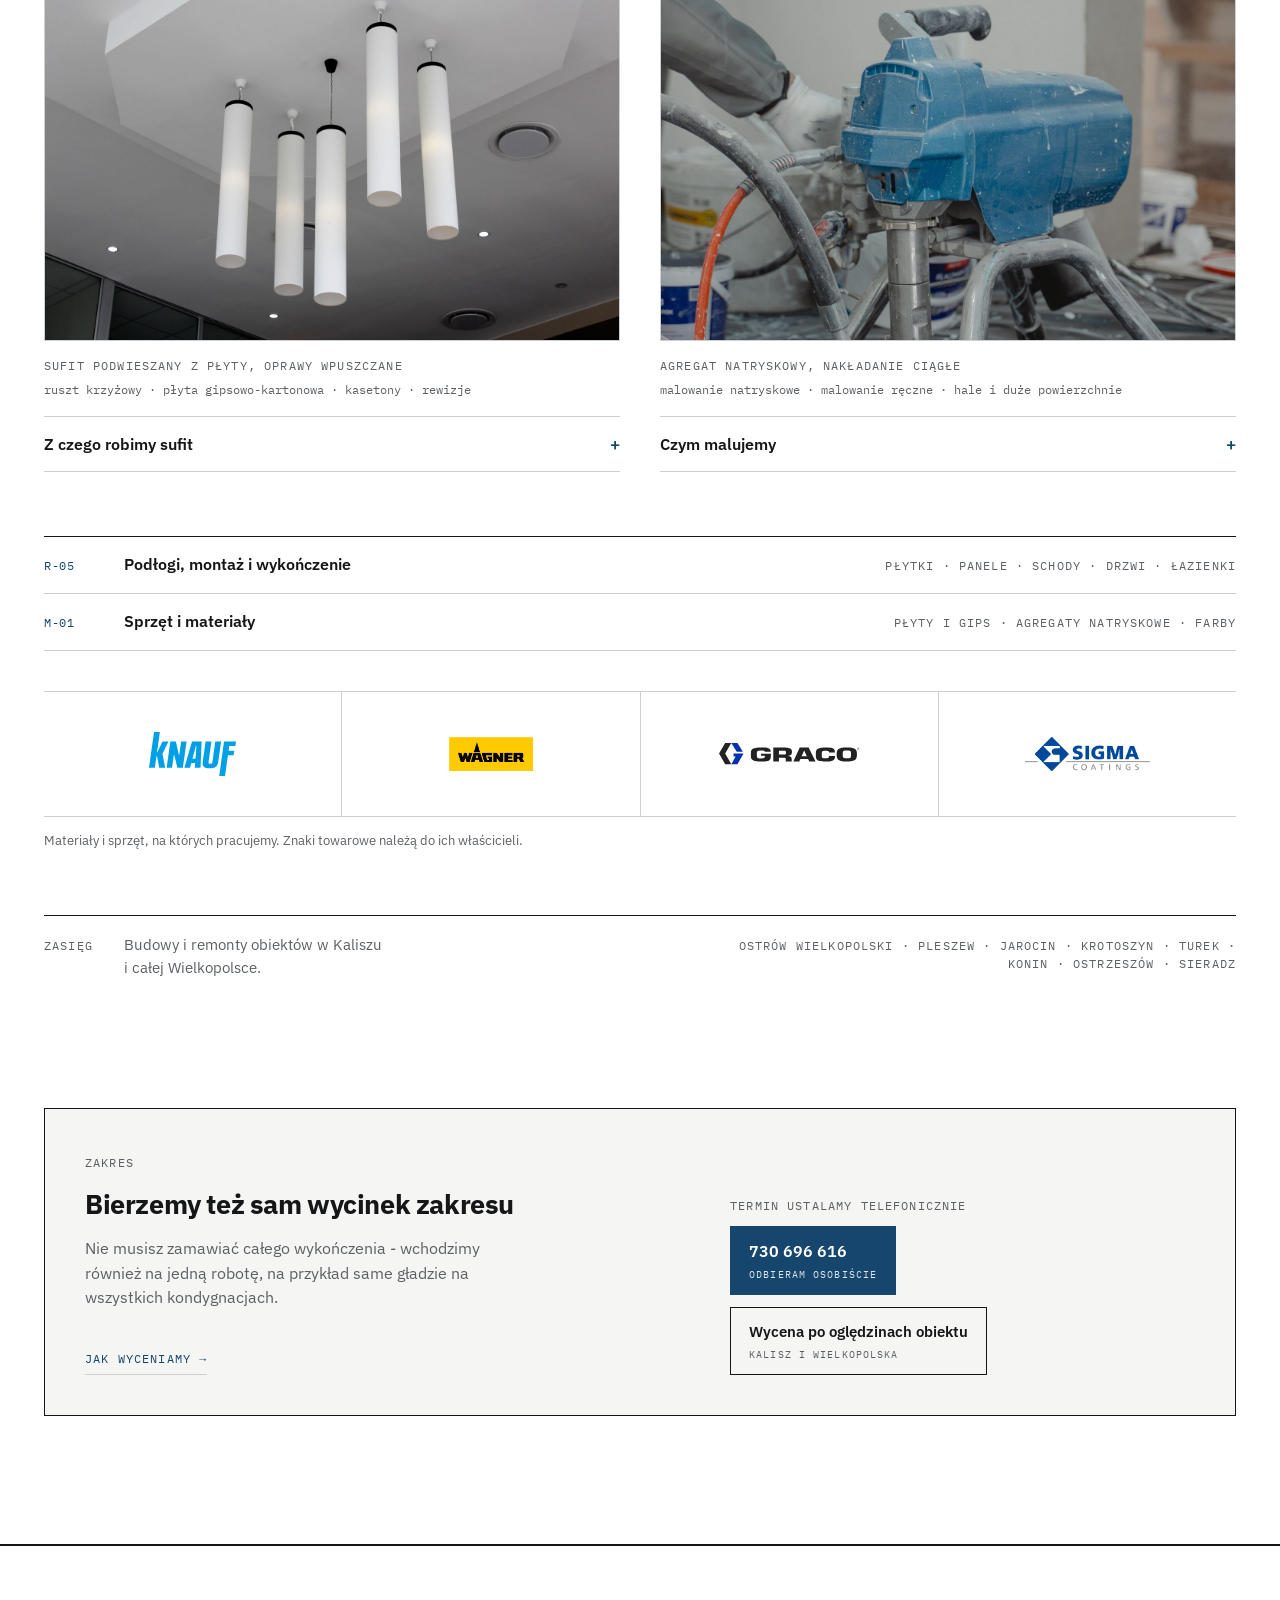
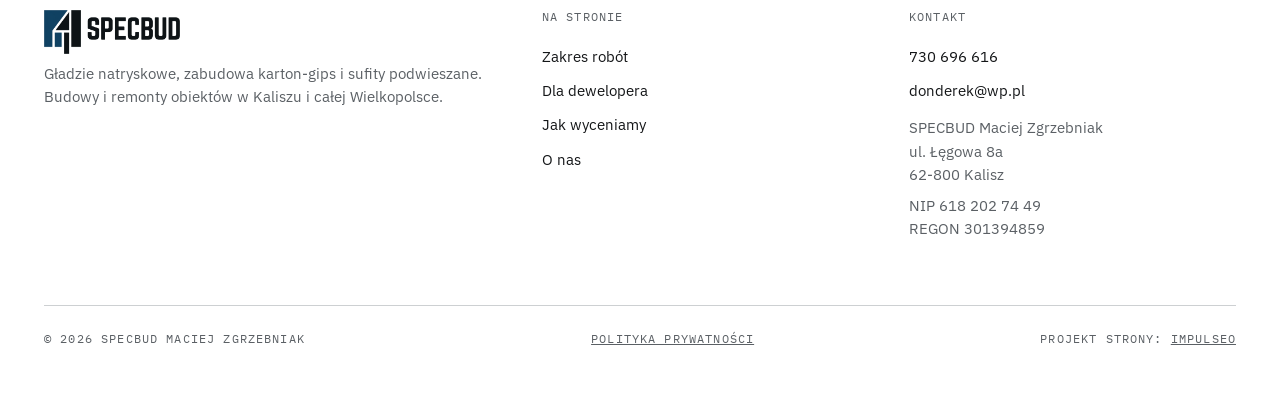
<file: zakres-robot.html>
<!doctype html>
<html lang="pl">
<head>
<meta charset="utf-8">
<meta name="viewport" content="width=device-width, initial-scale=1">
<title>Zakres robót - gładzie, karton-gips, sufity | SPECBUD Kalisz</title>
<meta name="description" content="Ścianki działowe i zabudowa karton-gips, gładzie ręczne i natryskowe, sufity podwieszane, malowanie natryskowe, posadzki i montaż. Kalisz i Wielkopolska.">
<link rel="canonical" href="https://specbud-wykonczenia-kalisz.pl/zakres-robot">
<meta property="og:type" content="website">
<meta property="og:locale" content="pl_PL">
<meta property="og:site_name" content="SPECBUD">
<meta property="og:title" content="Zakres robót - gładzie, karton-gips, sufity | SPECBUD Kalisz">
<meta property="og:description" content="Ścianki działowe i zabudowa karton-gips, gładzie ręczne i natryskowe, sufity podwieszane, malowanie natryskowe, posadzki i montaż. Kalisz i Wielkopolska.">
<meta property="og:url" content="https://specbud-wykonczenia-kalisz.pl/zakres-robot">
<meta property="og:image" content="https://specbud-wykonczenia-kalisz.pl/img/hero.jpg">
<meta name="theme-color" content="#101214">
<link rel="preload" as="font" type="font/woff2" crossorigin
      href="assets/fonty/ibm-plex-sans-latin-ext-700-normal.woff2">
<link rel="preload" as="font" type="font/woff2" crossorigin
      href="assets/fonty/ibm-plex-sans-latin-700-normal.woff2">
<link rel="preload" as="font" type="font/woff2" crossorigin
      href="assets/fonty/ibm-plex-sans-latin-ext-400-normal.woff2">
<link rel="preload" as="font" type="font/woff2" crossorigin
      href="assets/fonty/ibm-plex-sans-latin-400-normal.woff2">
<link rel="preload" as="font" type="font/woff2" crossorigin
      href="assets/fonty/ibm-plex-mono-latin-ext-400-normal.woff2">
<link rel="preload" as="font" type="font/woff2" crossorigin
      href="assets/fonty/ibm-plex-mono-latin-400-normal.woff2">
<link rel="stylesheet" href="assets/rdzen.css?v=10">
<link rel="stylesheet" href="assets/app.css?v=39">
<script type="application/ld+json">
{"@context":"https://schema.org","@type":"HomeAndConstructionBusiness",
"name":"SPECBUD Maciej Zgrzebniak","alternateName":"SPECBUD","url":"https://specbud-wykonczenia-kalisz.pl/",
"telephone":"+48730696616","email":"donderek@wp.pl",
"description":"Gładzie ręczne i natryskowe, zabudowa karton-gips, sufity podwieszane i wykończenia obiektów. Podwykonawca dla deweloperów i generalnych wykonawców.",
"address":{"@type":"PostalAddress","streetAddress":"ul. Łęgowa 8a","postalCode":"62-800","addressLocality":"Kalisz","addressCountry":"PL"},
"areaServed":["Kalisz","Ostrów Wielkopolski","Pleszew","Jarocin","Krotoszyn","Turek","Konin","Ostrzeszów","Sieradz","Wielkopolska"],
"vatID":"PL6182027449","foundingDate":"2017-07-05"}
</script><script>document.documentElement.classList.add('js')</script>
</head>
<body>
<a class="skip" href="#tresc">Przejdź do treści</a>
<div class="pasek">
  <div class="wrap">
    <span>SPECBUD Maciej Zgrzebniak · ul. Łęgowa 8a, 62-800 Kalisz</span>
    <span>NIP 618 202 74 49 · REGON 301394859</span>
  </div>
</div>
<header class="top">
  <div class="wrap">
    <a class="znak" href="index.html" aria-label="SPECBUD - strona główna"><img
      src="img/logo.png" width="958" height="311" alt="SPECBUD - Wykończenia obiektów"></a>
    <button class="burger" type="button" aria-expanded="false" aria-controls="menu-glowne">
      <span class="burger-kreski" aria-hidden="true"><i></i><i></i><i></i></span>
      <span>Menu</span>
    </button>
    <nav class="nawigacja nav" id="menu-glowne" aria-label="Główne">
      <ul>
        <li><a href="zakres-robot.html" aria-current="page">Zakres robót</a></li>
        <li><a href="dla-dewelopera.html">Dla dewelopera</a></li>
        <li><a href="jak-wyceniamy.html">Jak wyceniamy</a></li>
        <li><a href="o-nas.html">O nas</a></li>
      </ul>
    </nav>
    <a class="tel" href="tel:+48730696616">730 696 616<small>odbieram osobiście</small></a>
  </div>
</header>


<div class="wrap wrap--otwarcie">
  <div class="naglowek-strony" id="tresc">
    <span class="mono">01 · Zakres robót</span>
    <h1>Co bierzemy na siebie na budowie</h1>
    <p>Wchodzimy po hydrauliku, po elektryku i po wylewkach, a oddajemy pomieszczenia
      wykończone. Wszystko poniżej robimy własną ekipą, na własnym sprzęcie.</p>
  </div>
</div>

<section class="sekcja">
  <div class="wrap">
    <nav class="spis" aria-label="Spis robót">
      <a href="#R-01"><span class="kod">R-01</span><span class="spis-nazwa">Zabudowa karton-gips i ścianki działowe</span><span class="mono">stelaż profilowy</span></a>
      <a href="#R-02"><span class="kod">R-02</span><span class="spis-nazwa">Gładzie ręczne i natryskowe</span><span class="mono">agregat i ręka</span></a>
      <a href="#R-03"><span class="kod">R-03</span><span class="spis-nazwa">Sufity podwieszane</span><span class="mono">ruszt krzyżowy</span></a>
      <a href="#R-04"><span class="kod">R-04</span><span class="spis-nazwa">Malowanie natryskowe</span><span class="mono">hale i duże powierzchnie</span></a>
      <a href="#R-05"><span class="kod">R-05</span><span class="spis-nazwa">Podłogi, montaż i wykończenie</span><span class="mono">płytki, panele, drzwi</span></a>
      <a href="#M-01"><span class="kod">M-01</span><span class="spis-nazwa">Sprzęt i materiały</span><span class="mono">system jednego producenta</span></a>
    </nav>

    <div class="katalog">
      <article class="kafel kafel--katalog" id="R-01">
        <div class="kafel-gora"><span class="kod">R-01</span><h3>Zabudowa karton-gips i ścianki działowe</h3></div>
        <div class="kadr"><img src="img/r01-karton-gips.jpg" alt="Ścianka z płyty gipsowo-kartonowej na posadzce, linia lasera i niwelator" width="1500" height="1000"></div>
        <span class="podpis mono">karton-gips, punkty po wkrętach pod gładź</span>
        <p class="spec-kafel">ścianki działowe · zabudowy · obudowy instalacji · przygotowanie pod gładź</p>
        <details class="pytanie">
          <summary>Jak stawiamy zabudowę</summary>
          <p>Stawiamy ścianki działowe, zabudowy i obudowy instalacji na stelażu profilowym. Profil, płyta i gips bierzemy z jednego systemu, nie z trzech - tak się robi duże budowy, bo cała przegroda jest wtedy zgodna z kartą techniczną producenta.</p>
        </details>
      </article>

      <article class="kafel kafel--katalog" id="R-02">
        <div class="kafel-gora"><span class="kod">R-02</span><h3>Gładzie ręczne i natryskowe</h3></div>
        <div class="kadr"><img src="img/r02-gladz.jpg" alt="Detal gładkiej ściany, światło padające pod kątem" width="1500" height="1000"></div>
        <span class="podpis mono">gładź gipsowa, ręcznie i natryskowo</span>
        <p class="spec-kafel">gładź gipsowa · szpachlowanie natryskowe · szlifowanie · pod malowanie</p>
        <details class="pytanie">
          <summary>Ręcznie czy natryskowo</summary>
          <p>Gładź kładziemy ręcznie i natryskowo. To ta sama masa i ta sama obróbka na końcu - natrysk zmienia tempo nakładania, nie jakość powierzchni. Przy dużych metrażach to tempo decyduje o terminie całej budowy.</p>
          <p>Agregat ma sens od pewnego metrażu i na dużych, otwartych powierzchniach; przy małym zakresie nie daje przewagi.</p>
        </details>
      </article>

      <article class="kafel kafel--katalog" id="R-03">
        <div class="kafel-gora"><span class="kod">R-03</span><h3>Sufity podwieszane</h3></div>
        <div class="kadr"><img src="img/r03-sufit.jpg" alt="Sufit podwieszany widziany od spodu, uskok płyty i oprawy wpuszczane" width="1500" height="1000"></div>
        <span class="podpis mono">sufit podwieszany z płyty, oprawy wpuszczane</span>
        <p class="spec-kafel">ruszt krzyżowy · płyta gipsowo-kartonowa · kasetony · rewizje</p>
        <details class="pytanie">
          <summary>Z czego robimy sufit</summary>
          <p>Ruszt krzyżowy, płyta albo kaseton - zależnie od tego, co przewiduje projekt i co ma zostać dostępne nad sufitem.</p>
        </details>
      </article>

      <article class="kafel kafel--katalog" id="R-04">
        <div class="kafel-gora"><span class="kod">R-04</span><h3>Malowanie natryskowe</h3></div>
        <div class="kadr"><img src="img/r04-natrysk.jpg" alt="Agregat natryskowy z wężami w pomieszczeniu w trakcie robót" width="1500" height="1000"></div>
        <span class="podpis mono">agregat natryskowy, nakładanie ciągłe</span>
        <p class="spec-kafel">malowanie natryskowe · malowanie ręczne · hale i duże powierzchnie</p>
        <details class="pytanie">
          <summary>Czym malujemy</summary>
          <p>Malujemy natryskowo i ręcznie. Zakres i materiał zależą od tego, czego oczekuje inwestor - przy podwyższonym standardzie wchodzą materiały wyższej klasy i widać to w kosztorysie.</p>
        </details>
      </article>
    </div>

    <div class="wiersze">
      <div class="wiersz" id="R-05">
        <span class="kod">R-05</span>
        <h3>Podłogi, montaż i wykończenie</h3>
        <span class="spec mono">płytki · panele · schody · drzwi · łazienki</span>
      </div>
      <div class="wiersz" id="M-01">
        <span class="kod">M-01</span>
        <h3>Sprzęt i materiały</h3>
        <span class="spec mono">płyty i gips · agregaty natryskowe · farby</span>
      </div>
    </div>

    <div class="marki">
      <div><img class="m-knauf" src="img/marki/knauf.svg" alt="Knauf" width="283" height="143" loading="lazy" decoding="async"></div>
      <div><img class="m-wagner" src="img/marki/wagner.png" alt="Wagner" width="300" height="122" loading="lazy" decoding="async"></div>
      <div><img class="m-graco" src="img/marki/graco.svg" alt="Graco" width="160" height="25" loading="lazy" decoding="async"></div>
      <div><img class="m-sigma" src="img/marki/sigma.png" alt="Sigma" width="760" height="206" loading="lazy" decoding="async"></div>
    </div>
    <small class="marki-nota">Materiały i sprzęt, na których pracujemy. Znaki towarowe należą
      do ich właścicieli.</small>

    <div class="zasieg">
      <span class="mono">Zasięg</span>
      <p>Budowy i remonty obiektów w Kaliszu i całej Wielkopolsce.</p>
      <span class="mono miasta">Ostrów Wielkopolski · Pleszew · Jarocin · Krotoszyn ·
        Turek · Konin · Ostrzeszów · Sieradz</span>
    </div>
  </div>
</section>

  <section class="sekcja">
    <div class="wrap">
      <div class="wycena">
        <div>
          <span class="mono">Zakres</span>
          <h2>Bierzemy też sam wycinek zakresu</h2>
          <p>Nie musisz zamawiać całego wykończenia - wchodzimy również na jedną robotę, na przykład same gładzie na wszystkich kondygnacjach.</p>
        <a class="wiecej" href="jak-wyceniamy.html">Jak wyceniamy →</a>
        </div>
        <div class="prawa">
          <span class="mono">Termin ustalamy telefonicznie</span>
          <a class="tel" href="tel:+48730696616">730 696 616<small>odbieram osobiście</small></a>
          <a class="wtorny" href="tel:+48730696616">Wycena po oględzinach obiektu<small>Kalisz i Wielkopolska</small></a>
        </div>
      </div>
    </div>
  </section>
<footer>
  <div class="wrap">
    <div class="stopka">
      <div>
        <img class="stopka-znak" src="img/logo.png" width="958" height="311"
          alt="SPECBUD - Wykończenia obiektów" loading="lazy" decoding="async">
        <p>Gładzie natryskowe, zabudowa karton-gips i sufity podwieszane.
          Budowy i remonty obiektów w Kaliszu i całej Wielkopolsce.</p>
      </div>
      <div>
        <h2>Na stronie</h2>
          <a href="zakres-robot.html">Zakres robót</a>
          <a href="dla-dewelopera.html">Dla dewelopera</a>
          <a href="jak-wyceniamy.html">Jak wyceniamy</a>
          <a href="o-nas.html">O nas</a>
      </div>
      <div>
        <h2>Kontakt</h2>
        <a href="tel:+48730696616">730 696 616</a>
        <a href="mailto:donderek@wp.pl">donderek@wp.pl</a>
        <p>SPECBUD Maciej Zgrzebniak<br>ul. Łęgowa 8a<br>62-800 Kalisz</p>
        <p>NIP 618 202 74 49<br>REGON 301394859</p>
      </div>
    </div>
    <div class="stopka-dol">
      <span class="mono">© <span data-year>2026</span> SPECBUD Maciej Zgrzebniak</span>
      <span class="mono"><a href="polityka-prywatnosci.html">Polityka prywatności</a></span>
      <span class="mono">Projekt strony: <a href="https://impulseo.pl" rel="noopener">Impulseo</a></span>
    </div>
  </div>
</footer>
<a class="pasek-tel" href="tel:+48730696616">Zadzwoń: 730 696 616</a>
<script src="assets/rdzen.js?v=10"></script>
</body>
</html>
</file>
<file: assets/rdzen.css>
/* ══════════════════════════════════════════════════════════════════════════════
   RDZEŃ — style wspólne dla WSZYSTKICH stron docelowych.            WERSJA: 10
   ══════════════════════════════════════════════════════════════════════════════
   ⛔ TU NIE MA WYGLĄDU. Zero kolorów marki, zero krojów pisma, zero układu.
      Dwie strony docelowe mają się RÓŻNIĆ — to jest sens, za który klient płaci.

   Jest tu wyłącznie to, czego nigdy nie projektujemy od nowa:
   dostępność, czytelność, stany interakcji, zachowanie przy ruchu.
   Wszystko sterowane zmiennymi, żeby każda strona nadała temu swój wygląd.

   Wpinać PRZED `app.css` strony:
     <link rel="stylesheet" href="assets/rdzen.css?v=10">
     <link rel="stylesheet" href="assets/app.css?v=N">

   Poprawka idzie do tego pliku, nie do kopii w repo klienta.
   ══════════════════════════════════════════════════════════════════════════════ */

:root{
  /* hover zdjęć — lekcja 2026-08-04-001: scale(1.05) skakał kadrem i wyglądał tanio */
  --img-zoom:1.02;
  --img-rest:brightness(.95) saturate(.99);
  --img-hot:brightness(1.06) saturate(1.05);
  --img-dur:.55s;
  --ease:cubic-bezier(.2,.7,.3,1);
  /* cień pod napisem leżącym na zdjęciu — lekcja 2026-08-06-004.
     Wartości dobrane tak, żeby ratować czytelność, a nie przyciemniać kadru. */
  --cien-na-zdjeciu:0 1px 2px rgba(0,0,0,.58),0 2px 22px rgba(0,0,0,.46);
  --cien-na-zdjeciu-lekki:0 1px 2px rgba(0,0,0,.55),0 1px 12px rgba(0,0,0,.4);
}

*{box-sizing:border-box}
html{-webkit-text-size-adjust:100%;scroll-behavior:smooth}
img{max-width:100%;height:auto;display:block}
a{color:inherit}

/* ── DOSTĘPNOŚĆ ──────────────────────────────────────────────────────────── */
/* obrys focusa MUSI zostać — bez niego strona jest nieobsługiwalna z klawiatury */
:focus-visible{outline:2.5px solid currentColor;outline-offset:3px;border-radius:2px}
.sr{position:absolute;width:1px;height:1px;padding:0;margin:-1px;overflow:hidden;
  clip:rect(0 0 0 0);white-space:nowrap;border:0}
.skip{position:absolute;left:-9999px;top:0;padding:12px 18px;z-index:200}
.skip:focus{left:12px;top:12px}

/* ── ŁAMANIE TEKSTU ──────────────────────────────────────────────────────────
   Lekcja 2026-08-06-003: „wodno-kanalizacyjne” pękało po dywizie i druga linia
   zaczynała się od końcówki wyrazu. Generator owija takie wyrazy w .nw. */
.nw{white-space:nowrap}
h1,h2,h3{text-wrap:balance}          /* bez tego zostaje sierota w ostatniej linii */
p,li{text-wrap:pretty}

/* ── NAPISY NA ZDJĘCIU ───────────────────────────────────────────────────────
   Lekcja 2026-08-06-001 i 2026-08-07-015: biały tekst na jasnym kadrze znika,
   a bramka nie policzy kontrastu z kodu, bo tłem jest fotografia.
   Każdy napis leżący na zdjęciu dostaje cień — kosztuje nic, ratuje czytelność. */
.na-zdjeciu,.hero h1,.hero-lead,.hero .kicker,.hero-cap{text-shadow:var(--cien-na-zdjeciu)}
.na-zdjeciu-lekko{text-shadow:var(--cien-na-zdjeciu-lekki)}

/* ── STANY ─────────────────────────────────────────────────────────────────── */
/* pojawianie się sekcji; klasa is-in dokładana przez rdzen.js z bezpiecznikami */
.rv{opacity:0;transform:translateY(14px);transition:opacity .7s var(--ease),transform .7s var(--ease)}
.rv.is-in{opacity:1;transform:none}
/* BEZ JAVASCRIPTU treść musi po prostu BYĆ — klasę `js` dokłada rdzeń w pierwszej
   linijce, więc gdy skrypt nie wystartuje (blokada, błąd sieci, stara przeglądarka),
   nic nie zostaje ukryte. Bez tego strona bywa PUSTA i nikt tego nie widzi. */
html:not(.js) .rv,html:not(.js) .kaskada>*,html:not(.js) .proces-line > li{opacity:1!important;transform:none!important;animation:none!important}
/* górny pasek chowany przy przewijaniu w dół */
.top.is-hidden{transform:translateY(-102%)}

/* hover zdjęć w galeriach i kafelkach */
.tile img,.mosaic img,.gateway img,.m-tile img,.galeria img{
  transition:transform var(--img-dur) var(--ease),filter var(--img-dur) var(--ease)}
@media (hover:hover){
  .tile img,.mosaic img,.gateway img,.m-tile img,.galeria img{filter:var(--img-rest)}
  .tile:hover img,.mosaic a:hover img,.gateway:hover img,.m-tile:hover img,.galeria a:hover img{
    transform:scale(var(--img-zoom));filter:var(--img-hot)}
}

/* ── OSADZENIA ŁADOWANE PO KLIKNIĘCIU ────────────────────────────────────────
   Decyzja K. 07.08.2026: mapa łączy się z Google dopiero po kliknięciu, więc
   strona nie potrzebuje banera cookies. Zasłona ma wyglądać jak część strony,
   nie jak błąd — kolory i kroje dokłada `app.css`. */
[data-po-kliknieciu]{display:flex;flex-direction:column;align-items:center;justify-content:center;
  gap:14px;text-align:center;padding:28px;width:100%}
.pk-btn{cursor:pointer;border:0}

/* ── RUCH PRZY PRZEWIJANIU (blok 10 rdzen.js) ────────────────────────────────
   Tu siedzi wyłącznie MECHANIKA: rytm, czasy, sposób wchodzenia. Kolory,
   grubości i kształty dokłada `app.css` każdej strony z osobna. */

/* KASKADA — dzieci wchodzą po kolei; `--i` ustawia rdzeń.
   Krok 70 ms: przy 5 pozycjach ostatnia rusza po 0,35 s, więc oko wodzi po
   sekcji, a nikt nie czeka na treść.

   🔴 WEJŚCIE ROBI `animation`, NIE `transition` (naprawa 16.08.2026, PEC STAL).
   Poprzednia wersja stała na `transition` + `transition-delay` — i to były DWIE
   ciche wady naraz, obie na KAŻDEJ naszej stronie:
     1. `.kaskada>*` (0,1,1) bije specyficznością zwykłą klasę kafla (0,1,0), więc
        NADPISYWAŁA cały `transition` dziecka. Kafel, któremu `app.css` ustawił
        reakcję na kursor w 0,12 s, i tak dostawał 0,55 s.
     2. Gorsze: `transition-delay` z kaskady zostaje na elemencie NA ZAWSZE i dotyczy
        każdej późniejszej zmiany. Ósmy kafel w siatce miał `--i:7`, czyli 490 ms —
        po najechaniu podświetlenie zapalało się z pół sekundy później (K. zgłaszał
        „opóźnienie na hoverze" DWA razy; za pierwszym skróciłem czas przejścia,
        co nie mogło pomóc, bo winny był delay z zupełnie innej reguły).
   `animation` nie dotyka `transition` dziecka, a `backwards` trzyma stan początkowy
   tylko w czasie oczekiwania — po zakończeniu wjazdu element wraca pod kontrolę
   reguł niżej i reaguje natychmiast. */
.kaskada>*{opacity:0;transform:translateY(16px)}
.kaskada.is-in>*{opacity:1;transform:none;
  animation:kaskada-wjazd .55s var(--ease) backwards;
  animation-delay:calc(var(--i,0) * 70ms)}
@keyframes kaskada-wjazd{from{opacity:0;transform:translateY(16px)}}

/* PASEK POSTĘPU CZYTANIA — wygląd (kolor, wysokość) należy do app.css */
.postep{position:fixed;top:0;left:0;right:0;height:2px;z-index:120;
  transform:scaleX(0);transform-origin:left center;pointer-events:none;
  transition:transform .1s linear}

/* OŚ PROCESU (blok 11) — TYLKO mechanika stanów. Kolory, odstępy, kształt
   numerów i kreski należą do `app.css` każdej strony z osobna.
   `os-on` na <html> dokłada skrypt: bez niego kroki są po prostu widoczne. */
.os-on .proces-line > li{opacity:0;transform:translateY(14px);
  transition:opacity .55s var(--ease),transform .55s var(--ease),color .35s ease}
.os-on .proces-line > li.os-seen{opacity:1;transform:none}
.proc-bar > i{transition:width .25s linear}
/* wypełnienie osi rośnie płynnie razem z przewijaniem; kolor i grubość w app.css */
.proces-line{position:relative}
.proces-line::before{content:"";position:absolute;left:0;top:0;width:1px;
  height:var(--os-fill,0);transition:height .25s linear;pointer-events:none}

/* PARALAKSA — element musi mieć własną warstwę, inaczej przeglądarka
   przerysowuje przy każdym przewinięciu i strona zaczyna się szarpać */
[data-paralaksa]{will-change:transform}

/* PRZEJŚCIE MIĘDZY PODSTRONAMI — zamiast białego mrugnięcia.
   Wychodzimy szybciej (.22s) niż wchodzimy (.4s): czekanie na wyjście czuć
   jak zacięcie, a spokojne wejście czyta się jak dopracowanie. */
.przejscie-wejscie body{opacity:0}
body{opacity:1;transition:opacity .4s var(--ease)}
.przejscie-wyjscie body{opacity:0;transition-duration:.22s}

/* Kto prosi system o mniej animacji, ma je dostać wyłączone — inaczej strona
   potrafi wywołać mdłości. Treść zostaje widoczna. */
@media (prefers-reduced-motion:reduce){
  html{scroll-behavior:auto}
  *,*::before,*::after{animation-duration:.01ms!important;animation-iteration-count:1!important;
    transition-duration:.01ms!important}
  .rv{opacity:1!important;transform:none!important}
  .kaskada>*,.os-on .proces-line > li{opacity:1!important;transform:none!important;animation:none!important}
  body{opacity:1!important}
  .postep{display:none}
}

/* ── NAWIGACJA: rozwijane listy i sygnał „to jest klikalne" ──────────────────
   MECHANIKA, nie wygląd. Kolory bierze ze zmiennych strony (--akcent), rozmiary
   i kroje ustawia app.css. Wzorzec zamówiony przez K. 16.08.2026 na podstawie
   anthropic.com: lista rozwija się NA NAJECHANIE, a każda pozycja menu - także ta
   bez podmenu - musi dawać widoczny znak, że jest odnośnikiem.

   Wymagany HTML:
     <li class="ma-podmenu">
       <a href="..." aria-haspopup="true">Usługi <svg class="strzalka">…</svg></a>
       <ul class="podmenu"> <li><a href="…">…</a></li> </ul>
     </li>                                                                      */

.ma-podmenu { position: relative; }
.ma-podmenu { position: relative; }
/* ⚠️ Ten sam typ wyświetlania na WSZYSTKICH pozycjach menu. Gdy tylko pozycja ze
   strzałką dostaje inline-flex, a reszta zostaje inline, linia bazowa się rozjeżdża
   i ta jedna siada niżej od pozostałych (wpadka GastroHelp 16.08.2026). */
.nawigacja > ul { display: flex; align-items: center; }
.nawigacja a:not(.btn) { display: inline-flex; align-items: center; gap: .5rem; }

.podmenu {
  position: absolute; top: 100%; left: 0;
  opacity: 0; visibility: hidden; transform: translateY(-6px);
  transition: opacity .18s ease, transform .18s ease, visibility .18s ease;
  list-style: none; margin: 0;
}
.ma-podmenu:hover .podmenu,
.ma-podmenu:focus-within .podmenu { opacity: 1; visibility: visible; transform: none; }

/* ⚠️ Mostek nad listą. Bez niego kursor idący od pozycji w dół mija szczelinę,
   hover gaśnie i lista znika w pół drogi. Wysokość musi pokryć odstęp z app.css. */
.podmenu::before { content: ''; position: absolute; left: 0; right: 0; top: -10px; height: 10px; }

/* strzałka obraca się, gdy lista jest otwarta */
.strzalka { flex: none; transition: transform .18s ease; }
.ma-podmenu:hover > a .strzalka,
.ma-podmenu:focus-within > a .strzalka { transform: rotate(180deg); }

/* Podkreślenie wyjeżdżające od lewej. Dotyczy KAŻDEJ pozycji menu, nie tylko
   aktywnej - sama zmiana koloru tekstu jest za słabym sygnałem, żeby zauważyć
   ją w locie. Kolor i grubość nadpisuje app.css. */
.nawigacja a:not(.btn) { position: relative; }
.nawigacja a:not(.btn)::after {
  content: ''; position: absolute; left: 0; right: 0; bottom: 0; height: 2px;
  background: currentColor; transform: scaleX(0); transform-origin: left;
  transition: transform .18s ease;
}
.nawigacja a:not(.btn):hover::after,
.nawigacja a:not(.btn):focus-visible::after,
.nawigacja a:not(.btn)[aria-current="page"]::after { transform: scaleX(1); }
.ma-podmenu:hover > a:not(.btn)::after,
.ma-podmenu:focus-within > a:not(.btn)::after { transform: scaleX(1); }
/* w rozwiniętej liście podkreślenie przy każdej pozycji byłoby szumem */
.podmenu a::after { display: none; }

/* ── DRUK ────────────────────────────────────────────────────────────────────
   Klienci drukują ofertę i kontakt. Bez tego wychodzą puste sekcje i menu. */
@media print{
  .top,.burger,.lb,.skip,[data-po-kliknieciu]{display:none!important}
  .rv,.kaskada>*,.proces-line > li{opacity:1!important;transform:none!important;animation:none!important}
  body{opacity:1!important;background:#fff;color:#000}
  .postep{display:none!important}
}

/* ── PLAKIETKA OPINII GOOGLE ──────────────────────────────────────────────
   Wyjątek od zasady „tu nie ma wyglądu" i to świadomy: to nie jest wygląd
   NASZEJ strony, tylko cudzy znak firmowy (Google) plus dowód zaufania, który
   ma być rozpoznawalny wszędzie tak samo - jak logotyp, nie jak nasza typografia.
   Decyzja K. 13.08.2026: „jak dajemy gdzieś na hero info o opiniach z Google,
   róbmy to wszędzie w obu silnikach tak, jak zrobił to Marceli".
   Wygląd i tak zostaje w rękach strony: tło i obwódka liczą się z KOLORU TEKSTU
   (currentColor), a rozmiar, promień i krój dziedziczą się z otoczenia -
   zmienne poniżej można nadpisać w app.css.
   HTML (gwiazdki wypełnia się szerokością prostokąta w clipPath - patrz SKILL.md).
   ──────────────────────────────────────────────────────────────────────── */
:root{
  --gb-tlo:color-mix(in srgb,currentColor 8%,transparent);
  --gb-obwodka:color-mix(in srgb,currentColor 20%,transparent);
  --gb-gwiazdka:#FBBC04;              /* kolor gwiazdek z systemu Google */
  --gb-promien:999px;
}
.g-badge{
  display:inline-flex;align-items:center;gap:.62em;
  padding:.52em 1em;border-radius:var(--gb-promien);
  background:var(--gb-tlo);border:1px solid var(--gb-obwodka);
  -webkit-backdrop-filter:blur(6px);backdrop-filter:blur(6px);
  font-size:.98rem;line-height:1;font-weight:500;letter-spacing:.01em;
  white-space:nowrap;vertical-align:middle;max-width:100%}
.g-badge .gb-ico,.g-badge .gb-stars{flex:none}
.g-badge .gb-ocena{font-weight:700;font-size:1.08em}
.g-badge .gb-txt{opacity:.92}
.g-badge .gb-stars .gb-peln{fill:var(--gb-gwiazdka)}
.g-badge .gb-stars .gb-pusta{fill:currentColor;opacity:.26}
@media(max-width:560px){
  .g-badge{gap:.45em;padding:.45em .8em;font-size:.86rem}
  .g-badge .gb-stars{width:62px;height:12.4px}
  .g-badge .gb-ico{width:16px;height:16px}
}
</file>
<file: assets/app.css>
/* ══════════════════════════════════════════════════════════════════════════════
   SPECBUD — wygląd strony.        Jedyne źródło prawdy o wyglądzie: ../DESIGN.md
   ══════════════════════════════════════════════════════════════════════════════
   Fundament: Utilitarian — kolor jest kanałem informacji, nigdy ozdobą,
   a tekst traktuje się jak dane. Kierunek C („karta wykonawcy"), wybrany 31.08.2026.

   Zmiana wyglądu = najpierw zmiana w DESIGN.md, potem tutaj. Nie odwrotnie.
   ══════════════════════════════════════════════════════════════════════════════ */

/* ── FONTY U SIEBIE ──────────────────────────────────────────────────────────
   Zawsze wariant latin-ext, inaczej znikają polskie znaki (DESIGN.md, Typografia).
   Lokalnie, bo Google Fonts wciąga baner cookies na płatnej stronie.            */
@font-face{font-family:"IBM Plex Sans";font-style:normal;font-weight:400;font-display:swap;
  src:url("fonty/ibm-plex-sans-latin-ext-400-normal.woff2") format("woff2");
  unicode-range:U+0100-02BA,U+02BD-02C5,U+02C7-02CC,U+02CE-02D7,U+02DD-02FF,U+0304,U+0308,U+0329,U+1D00-1DBF,U+1E00-1E9F,U+1EF2-1EFF,U+2020,U+20A0-20AB,U+20AD-20C0,U+2113,U+2C60-2C7F,U+A720-A7FF}
@font-face{font-family:"IBM Plex Sans";font-style:normal;font-weight:400;font-display:swap;
  src:url("fonty/ibm-plex-sans-latin-400-normal.woff2") format("woff2");
  unicode-range:U+0000-00FF,U+0131,U+0152-0153,U+02BB-02BC,U+02C6,U+02DA,U+02DC,U+0304,U+0308,U+0329,U+2000-206F,U+2074,U+20AC,U+2122,U+2191,U+2193,U+2212,U+2215,U+FEFF,U+FFFD}
@font-face{font-family:"IBM Plex Sans";font-style:normal;font-weight:600;font-display:swap;
  src:url("fonty/ibm-plex-sans-latin-ext-600-normal.woff2") format("woff2");
  unicode-range:U+0100-02BA,U+02BD-02C5,U+02C7-02CC,U+02CE-02D7,U+02DD-02FF,U+0304,U+0308,U+0329,U+1D00-1DBF,U+1E00-1E9F,U+1EF2-1EFF,U+2020,U+20A0-20AB,U+20AD-20C0,U+2113,U+2C60-2C7F,U+A720-A7FF}
@font-face{font-family:"IBM Plex Sans";font-style:normal;font-weight:600;font-display:swap;
  src:url("fonty/ibm-plex-sans-latin-600-normal.woff2") format("woff2");
  unicode-range:U+0000-00FF,U+0131,U+0152-0153,U+02BB-02BC,U+02C6,U+02DA,U+02DC,U+0304,U+0308,U+0329,U+2000-206F,U+2074,U+20AC,U+2122,U+2191,U+2193,U+2212,U+2215,U+FEFF,U+FFFD}
@font-face{font-family:"IBM Plex Sans";font-style:normal;font-weight:700;font-display:swap;
  src:url("fonty/ibm-plex-sans-latin-ext-700-normal.woff2") format("woff2");
  unicode-range:U+0100-02BA,U+02BD-02C5,U+02C7-02CC,U+02CE-02D7,U+02DD-02FF,U+0304,U+0308,U+0329,U+1D00-1DBF,U+1E00-1E9F,U+1EF2-1EFF,U+2020,U+20A0-20AB,U+20AD-20C0,U+2113,U+2C60-2C7F,U+A720-A7FF}
@font-face{font-family:"IBM Plex Sans";font-style:normal;font-weight:700;font-display:swap;
  src:url("fonty/ibm-plex-sans-latin-700-normal.woff2") format("woff2");
  unicode-range:U+0000-00FF,U+0131,U+0152-0153,U+02BB-02BC,U+02C6,U+02DA,U+02DC,U+0304,U+0308,U+0329,U+2000-206F,U+2074,U+20AC,U+2122,U+2191,U+2193,U+2212,U+2215,U+FEFF,U+FFFD}
@font-face{font-family:"IBM Plex Mono";font-style:normal;font-weight:400;font-display:swap;
  src:url("fonty/ibm-plex-mono-latin-ext-400-normal.woff2") format("woff2");
  unicode-range:U+0100-02BA,U+02BD-02C5,U+02C7-02CC,U+02CE-02D7,U+02DD-02FF,U+0304,U+0308,U+0329,U+1D00-1DBF,U+1E00-1E9F,U+1EF2-1EFF,U+2020,U+20A0-20AB,U+20AD-20C0,U+2113,U+2C60-2C7F,U+A720-A7FF}
@font-face{font-family:"IBM Plex Mono";font-style:normal;font-weight:400;font-display:swap;
  src:url("fonty/ibm-plex-mono-latin-400-normal.woff2") format("woff2");
  unicode-range:U+0000-00FF,U+0131,U+0152-0153,U+02BB-02BC,U+02C6,U+02DA,U+02DC,U+0304,U+0308,U+0329,U+2000-206F,U+2074,U+20AC,U+2122,U+2191,U+2193,U+2212,U+2215,U+FEFF,U+FFFD}

:root{
  --tlo:#FFFFFF; --pole:#F5F5F3; --tekst:#141618; --tekst2:#5B6065;
  --linia:#141618; --linia2:#CDD0D2; --akcent:#16456E; --uwaga:rgba(232,180,0,.45);
  --pusty:#DCDDDE; --ciemne:#101214;
  --max:1240px; --marg:24px;

  /* JEDEN RYTM ODSTĘPÓW na całej stronie (DESIGN.md, reguła 3 K. z 31.08).
     Odstęp bierze się z tej skali, nigdy „na oko". Oddech rośnie z wagą elementu. */
  --o1:8px; --o2:16px; --o3:24px; --o4:40px; --o5:64px;
  --sekcja:clamp(80px,10vw,140px);       /* przerwa MIĘDZY sekcjami */

  --sans:"IBM Plex Sans",-apple-system,BlinkMacSystemFont,"Segoe UI",system-ui,sans-serif;
  --mono:"IBM Plex Mono",ui-monospace,"SF Mono",Menlo,Consolas,monospace;

  /* Ruch prawie zerowy (DESIGN.md „Ruch") — zdjęcia nie ruszają się pod kursorem. */
  --img-zoom:1; --img-rest:none; --img-hot:none;
}

*{margin:0;padding:0}
body{background:var(--tlo);color:var(--tekst);font:400 16px/1.55 var(--sans);
  -webkit-font-smoothing:antialiased;overflow-x:clip}
img{display:block;max-width:100%}
h1,h2,h3{font-weight:700;letter-spacing:-.015em;line-height:1.18}
a{color:inherit}

/* DESIGN.md „Ruch": strona NIE przenika przy zmianie podstrony — dane mają być
   czytelne od pierwszej klatki. Wyłącza przejście z rdzenia, nic więcej. */
.przejscie-wejscie body,.przejscie-wyjscie body{opacity:1;transition:none}

/* Nazwa `.wrap` jest wspólna dla wszystkich naszych stron docelowych i rozpoznaje ją
   bramka wyglądu (test „treść wypadła poza kontener"). Nie zmieniać. */
.wrap{width:100%;max-width:var(--max);margin-inline:auto;padding-inline:var(--marg)}

/* Metadane, etykiety, kody robót, podpisy, nawigacja — jedyne miejsce na wersaliki.
   ⛔ Nagłówek nigdy wersalikami (twardy zakaz klienta). */
.mono{font-family:var(--mono);font-size:.72rem;letter-spacing:.1em;text-transform:uppercase;
  color:var(--tekst2)}

/* ── PASEK IDENTYFIKACYJNY ─────────────────────────────────────────────────── */
.pasek{background:var(--tekst);color:#fff}
.pasek .wrap{display:flex;flex-wrap:wrap;justify-content:space-between;gap:6px 20px;
  padding-block:9px}
.pasek span{font-family:var(--mono);font-size:.69rem;letter-spacing:.1em;text-transform:uppercase;
  color:rgba(255,255,255,.84)}

/* ── NAGŁÓWEK ──────────────────────────────────────────────────────────────── */
/* Wysokość logo w pasku siedzi w zmiennej, bo czyta ją też kurtyna powitalna:
   po odegraniu wejścia obraz musi wrócić DOKŁADNIE do rozmiaru z nagłówka. */
.top{border-bottom:2px solid var(--linia);background:var(--tlo);--znak-h:40px}
.top .wrap{display:flex;align-items:center;justify-content:space-between;gap:var(--o3);
  padding-block:14px}
.znak{text-decoration:none;display:block}
/* Logo w nagłówku (od 02.09.2026). W STOPCE zostaje wersja pisana — na ciemnym tle
   ciemny znak by zniknął, a druga, jasna kopia pliku to drugi plik do pilnowania. */
.top .znak img{display:block;height:var(--znak-h,40px);width:auto}
/* Przycisk MENU — tylko telefon (poniżej 760 px). Na komputerze wszystkie cztery pozycje
   stoją w pasku, więc ukryty. Napis obok kresek jest CELOWY: sama ikona bywa czytana jako
   ozdoba, a to była uwaga K. z 02.09.2026 („osoba może nie wiedzieć, że to są podstrony"). */
.burger{display:none;align-items:center;gap:9px;order:2;margin-left:auto;
  background:none;border:1px solid var(--linia);padding:8px 12px;cursor:pointer;
  color:var(--tekst);font:600 .68rem/1 var(--mono);letter-spacing:.12em;text-transform:uppercase}
.burger-kreski{display:block;width:17px;height:12px;position:relative}
.burger-kreski i{position:absolute;left:0;width:100%;height:2px;background:var(--tekst);
  transition:transform .26s var(--ease),opacity .16s linear}
.burger-kreski i:nth-child(1){top:0}
.burger-kreski i:nth-child(2){top:5px}
.burger-kreski i:nth-child(3){top:10px}
/* Otwarte = krzyżyk. Bez tego nie widać, że drugie kliknięcie zamyka. */
.burger[aria-expanded="true"] .burger-kreski i:nth-child(1){transform:translateY(5px) rotate(45deg)}
.burger[aria-expanded="true"] .burger-kreski i:nth-child(2){opacity:0}
.burger[aria-expanded="true"] .burger-kreski i:nth-child(3){transform:translateY(-5px) rotate(-45deg)}
.znak b{display:block;font-size:1.3rem;font-weight:700;letter-spacing:.02em;line-height:1}
.znak span{display:block;margin-top:5px}
.nawigacja ul{display:flex;list-style:none}
.nawigacja a{font-family:var(--mono);font-size:.71rem;letter-spacing:.09em;text-transform:uppercase;
  color:var(--tekst2);text-decoration:none;padding:10px 15px}
.nawigacja li+li{border-left:1px solid var(--linia2)}
.nawigacja a[aria-current="page"]{color:var(--tekst);background:var(--pole);
  box-shadow:inset 0 -2px 0 var(--akcent)}
.nawigacja a:not(.btn)::after{background:var(--akcent);height:2px}

/* ⛔ Nagłówka NIE kładziemy na zdjęciu (K. 31.08, wieczór): pasek nawigacji ma być
   nieprzezroczysty i jasny — taki sam na głównej jak na każdej podstronie. */

/* ── PRZYCISKI ─────────────────────────────────────────────────────────────── */
.tel,.wtorny{display:inline-block;text-decoration:none;font-weight:600;padding:12px 18px;
  border:1.5px solid transparent;transition:background .15s ease,border-color .15s ease}
.tel{background:var(--akcent);border-color:var(--akcent);color:#fff;font-size:1rem}
.tel:hover{background:#0F3556;border-color:#0F3556}
.tel small{display:block;margin-top:3px;font:400 .63rem/1.5 var(--mono);letter-spacing:.11em;
  text-transform:uppercase;color:rgba(255,255,255,.86)}
.wtorny{background:transparent;border-color:var(--linia);color:var(--tekst);font-size:.95rem}
.wtorny:hover{background:var(--pole)}
.wtorny small{display:block;margin-top:3px;font:400 .63rem/1.5 var(--mono);letter-spacing:.11em;
  text-transform:uppercase;color:var(--tekst2)}
.przyciski{display:flex;flex-wrap:wrap;gap:10px}

/* ── ODNOŚNIK DO PODSTRONY ─────────────────────────────────────────────────── */
.wiecej{display:inline-flex;align-items:baseline;gap:10px;text-decoration:none;
  font-family:var(--mono);font-size:.72rem;letter-spacing:.1em;text-transform:uppercase;
  color:var(--akcent);border-bottom:1px solid var(--linia2);padding-bottom:6px}
.wiecej:hover{border-bottom-color:var(--akcent)}

/* ══ HERO ═════════════════════════════════════════════════════════════════════
   Reguła nadrzędna K. z 31.08: zdjęcie ma PEŁNĄ szerokość i wysokość ekranu.
   Nagłówek i pasek z NIP-em leżą NA zdjęciu, więc kadr nie oddaje ani piksela.  */
/* Pierwszy ekran w całości: jasny pasek i nagłówek + zdjęcie, razem równo 100svh.
   Zdjęcie bierze CAŁĄ resztę wysokości (flex:1) — nie kurczy się pod treść. */
.gora{display:flex;flex-direction:column;min-height:100svh}
.hero{position:relative;isolation:isolate;background:var(--ciemne);color:#fff;
  flex:1;min-height:min(62svh,560px);display:flex;flex-direction:column;
  border-bottom:2px solid var(--linia)}
.hero-foto{position:absolute;inset:0;z-index:0;width:100%;height:100%;max-width:none;
  object-fit:cover;background:var(--pusty)}
.hero-scrim{position:absolute;inset:0;z-index:1;pointer-events:none;
  background:
    linear-gradient(90deg,rgba(16,18,20,.92) 0,rgba(16,18,20,.88) 34%,rgba(16,18,20,.52) 58%,rgba(16,18,20,.22) 80%,rgba(16,18,20,.16) 100%),
    linear-gradient(0deg,rgba(16,18,20,.42) 0,rgba(16,18,20,.10) 30%,rgba(16,18,20,0) 55%)}
.hero-warstwa{position:relative;z-index:2;display:flex;flex-direction:column;flex:1}
.hero-tresc{flex:1;display:grid;grid-template-columns:1.25fr minmax(300px,380px);
  align-items:center;gap:var(--o5);padding-block:clamp(40px,7vh,72px)}
.hero-lewa .mono{color:rgba(255,255,255,.95);text-shadow:var(--cien-na-zdjeciu-lekki)}
/* ⚠️ Szerokość w `em`, NIE w `ch` (poprawka 02.09.2026, uwaga K. „tekst na hero dziwnie
   zmienia ułożenie przy wejściu"). Jednostka `ch` = szerokość zera W AKTUALNYM foncie, więc
   dopóki IBM Plex się nie doczyta, limit liczy się z fontu systemowego i jest o ~8% węższy —
   nagłówek łamał się inaczej, a `align-items:center` przesuwał przy tym całą lewą kolumnę.
   9.6em = te same 16 znaków w Plexie, ale liczone niezależnie od tego, co się już wczytało. */
.hero h1{margin-top:var(--o3);font-size:clamp(2.1rem,4.4vw,3.4rem);letter-spacing:-.02em;
  line-height:1.1;max-width:9.6em}
.hero h1 u{text-decoration:none;box-shadow:inset 0 -.28em 0 var(--uwaga)}
.hero .przyciski{margin-top:var(--o4)}
.hero .wtorny{background:transparent;color:#fff;border-color:rgba(255,255,255,.62)}
.hero .wtorny small{color:rgba(255,255,255,.76)}
.hero .wtorny:hover{background:rgba(255,255,255,.10)}

/* KARTA DANYCH WYKONAWCY — biała, dane wyrównane do prawej jak w tabeli.
   ⚠️ Etykiety w karcie MUSZĄ zostać ciemne: reguła `.hero .mono` bieliła je i znikały
   (kontrast 1.00, wyłapane bramką wyglądu 31.08). Stąd zawężenie do `.hero-lewa`. */
.karta{background:#fff;color:var(--tekst);border:1px solid var(--linia);padding:var(--o3)}
.karta .tyt{display:flex;justify-content:space-between;align-items:baseline;gap:12px;
  border-bottom:2px solid var(--linia);padding-bottom:10px}
.karta table{width:100%;border-collapse:collapse}
.karta th{text-align:left;font-family:var(--mono);font-size:.66rem;letter-spacing:.08em;
  text-transform:uppercase;color:var(--tekst2);font-weight:400;width:44%;vertical-align:top;
  padding:16px 12px 16px 0;border-bottom:1px solid var(--linia2)}
.karta td{text-align:right;font-size:.9rem;font-weight:500;vertical-align:top;
  padding:16px 0;border-bottom:1px solid var(--linia2)}
.karta tr:last-child th,.karta tr:last-child td{border-bottom:0;padding-bottom:0}

/* ── NAGŁÓWEK PODSTRONY (biały, bez zdjęcia) ───────────────────────────────────
   🔴 DWIE KOLUMNY, obie stoją na TEJ SAMEJ linii dolnej: kicker + H1 po lewej,
   lead po prawej. Do 02.09 nagłówek i lead siedziały w lewej połowie, a cała prawa
   połowa ekranu była pustym białym polem bez żadnej przeciwwagi — pierwsza rzecz,
   którą K. zgłosił tego dnia („nie wjebane białe pole i tyle"). Pustka ma równoważyć
   treść, a nie wisieć po jednej stronie. Zwija się do jednej kolumny poniżej 960 px. */
.naglowek-strony{padding-top:clamp(48px,7vw,88px);padding-bottom:var(--o4);
  display:grid;grid-template-columns:minmax(0,1.15fr) minmax(0,1fr);
  column-gap:var(--o5);align-items:end}
.naglowek-strony>*{grid-column:1}
.naglowek-strony>.mono{grid-row:1}
.naglowek-strony h1{grid-row:2;margin-top:var(--o3);font-size:clamp(1.9rem,3.6vw,2.8rem);
  letter-spacing:-.02em;max-width:20ch}
.naglowek-strony p{grid-column:2;grid-row:2;margin-top:0;align-self:end;
  max-width:min(100%,54ch);color:var(--tekst2);font-size:1.05rem}
/* Sekcja pod otwarciem schodzi wyżej: pełny odstęp międzysekcyjny POD leadem robił
   z otwarcia i treści dwie osobne strony rozdzielone pustym pasem ~200 px. */
.wrap--otwarcie+.sekcja{padding-top:var(--o5)}

/* ── PAS LICZB ───────────────────────────────────────────────────────────────
   Siedzi WEWNĄTRZ pierwszego ekranu, przy dolnej krawędzi — jest lustrem jasnego
   nagłówka u góry. Bez niego kadr urywał się na krawędzi okna i cała kompozycja
   była górno-ciężka: rama tylko od góry (K. 31.08 wieczorem, po zrzucie z Chrome). */
.liczby-pas{background:var(--tlo);flex:none}
.liczby{display:grid;grid-template-columns:repeat(4,1fr);gap:1px;background:var(--linia2);
  border-block:1px solid var(--linia2)}
.liczby div{background:var(--tlo);padding:clamp(20px,2.6vh,34px) var(--o3)}
.liczby b{display:block;font-size:clamp(1.5rem,2.6vw,2.1rem);font-weight:700;
  letter-spacing:-.02em;line-height:1.05}
.liczby span{display:block;margin-top:10px}

/* ── SEKCJE ────────────────────────────────────────────────────────────────── */
.sekcja{padding-block:var(--sekcja)}
.sekcja+.sekcja{padding-top:0}
.naglowek-sekcji{display:flex;align-items:baseline;justify-content:space-between;
  gap:var(--o3);flex-wrap:wrap;border-bottom:2px solid var(--linia);padding-bottom:12px}
.naglowek-sekcji h2{font-size:clamp(1.35rem,2.4vw,1.75rem)}
.sekcja>.wiecej{margin-top:var(--o4)}

/* KAFLE ROBÓT — 2 × 2, kadr 3:2, pod kadrem SAM podpis techniki. */
.kafle{display:grid;grid-template-columns:repeat(2,1fr);gap:var(--o5) var(--o4);
  margin-top:var(--o4)}
.kafel-gora{display:flex;align-items:baseline;gap:14px;border-bottom:1px solid var(--linia);
  padding-bottom:10px}
.kod{font-family:var(--mono);font-size:.76rem;letter-spacing:.06em;color:var(--akcent);
  flex:none;white-space:nowrap}
.kafel h3{font-size:1.04rem;font-weight:600;letter-spacing:0}
.kadr{aspect-ratio:3/2;overflow:hidden;background:var(--pusty);
  border:1px solid var(--linia2);border-top:0}
.kadr img{width:100%;height:100%;object-fit:cover}
.podpis{display:block;padding-block:16px;border-bottom:1px solid var(--linia2)}

/* WIERSZ SPECYFIKACJI — jedna linijka: kod, robota, spec do prawej. */
.wiersze{margin-top:var(--o5)}
.wiersz{display:grid;grid-template-columns:56px 1fr auto;gap:10px var(--o3);align-items:baseline;
  padding-block:17px;border-bottom:1px solid var(--linia2)}
.wiersze .wiersz:first-child{border-top:1px solid var(--linia)}
.wiersz h3{font-size:1.02rem;font-weight:600;letter-spacing:0}

/* ── PAS ZE ZDJĘCIEM ───────────────────────────────────────────────────────── */
.pas{position:relative;isolation:isolate;background:var(--ciemne);border:1px solid var(--linia);
  aspect-ratio:21/9;min-height:280px;display:flex;align-items:flex-end}
.pas img{position:absolute;inset:0;z-index:0;width:100%;height:100%;object-fit:cover}
.pas .ciemnia{position:absolute;inset:0;z-index:1;
  background:linear-gradient(0deg,rgba(16,18,20,.90) 0,rgba(16,18,20,.52) 50%,rgba(16,18,20,.24) 100%)}
.pas .haslo{position:relative;z-index:2;color:#fff;padding:var(--o4);max-width:44ch}
.pas .haslo p{font-size:clamp(1.1rem,2vw,1.5rem);font-weight:600;line-height:1.3;
  letter-spacing:-.01em}
.podpis-pasa{display:flex;justify-content:space-between;gap:var(--o3);flex-wrap:wrap;
  padding-block:11px;border-bottom:1px solid var(--linia2)}

/* WIERSZ FAKTÓW — trzy fakty pod pasem na stronie głównej (sekcja „Duże obiekty").
   Sekcja 01 ma cztery kafle i dwa wiersze, a 02 był sam pas z hasłem i wyglądał lekko
   przy tym sąsiedztwie (K. 02.09). To ma być zapowiedź w rytmie WIERSZY SPECYFIKACJI,
   nie drugi pas liczb: etykieta mono + jedna fraza, bez akapitu i bez wielkich liczb.
   Kreska podpisu pasa jest górną krawędzią tego wiersza — stąd brak `border-top`
   i brak `margin-top`. Skrajne pola bez bocznego dopełnienia, żeby tekst stał na tej
   samej osi co kadr nad nim i odnośnik pod nim. */
.fakty{display:grid;grid-template-columns:repeat(3,1fr);gap:1px;background:var(--linia2);
  border-bottom:1px solid var(--linia2)}
.fakty > div{background:var(--tlo);padding:16px var(--o3)}
.fakty > div:first-child{padding-left:0}
.fakty > div:last-child{padding-right:0}
.fakty b{display:block;margin-top:10px;font-size:1.02rem;font-weight:600;line-height:1.35}

/* ── PASEK PRODUCENTÓW ───────────────────────────────────────────────────────
   Znaki Knaufa, Wagnera, Graco i Sigmy pod wierszem M-01 na „Zakres robót".
   🔴 To JEDYNE kolory na stronie poza granatem akcentu, więc trzymają się karnie:
   równe pola z kreską 1 px, wspólna linia pozioma, zero cieni i zero ramek wokół
   samych znaków. Wysokość jest ustawiana PER MARKA (`--h`), nie wspólna — Graco
   jest 6× szersze niż wysokie, a Knauf prawie kwadratowy, więc równa wysokość
   dałaby pasek, w którym Graco przygniata resztę. Wyrównujemy pole optyczne.
   ⛔ Podpis pod paskiem mówi „materiały i sprzęt, na których pracujemy" —
   NIGDY „partnerzy", „autoryzowany wykonawca" ani „zaufali nam" (DESIGN.md). */
.marki{display:grid;grid-template-columns:repeat(4,1fr);gap:1px;background:var(--linia2);
  border-block:1px solid var(--linia2);margin-top:var(--o4)}
.marki > div{background:var(--tlo);display:flex;align-items:center;justify-content:center;
  padding:var(--o4) var(--o3);min-height:104px}
.marki img{height:var(--h,32px);width:auto;max-width:100%;object-fit:contain}
.marki .m-knauf{--h:44px}
.marki .m-wagner{--h:34px}
.marki .m-sigma{--h:34px}
.marki .m-graco{--h:22px}
.marki-nota{display:block;padding-top:14px;color:var(--tekst2);font-size:.8rem;
  max-width:64ch}
/* Wariant na stronę główną: ten sam pas, ale niższy i podpisany ETYKIETĄ MONO, nie zdaniem —
   na głównej nie ma ani jednego akapitu poza jednym zdaniem przy wycenie (etap 5, punkt 2).
   Pełne zdanie o znakach towarowych stoi przy tym samym pasie na „Zakres robót". */
.marki--glowna > div{min-height:88px;padding-block:var(--o3)}
.marki-etykieta{display:block;border-bottom:1px solid var(--linia2);line-height:1.5;
  /* 20 px pod tekstem, nie 13: przy 420 px etykieta łamie się na dwie linijki i ogonki
     „ą/ę" siadały na kresce (bramka: „tekst przyklejony do linii", pomiar 02.09). */
  padding-block:14px 20px}

/* ── WYCENA ────────────────────────────────────────────────────────────────── */
.wycena{border:1px solid var(--linia);background:var(--pole);display:grid;
  grid-template-columns:1.25fr 1fr;gap:var(--o5);padding:var(--o4)}
.wycena h2{font-size:clamp(1.3rem,2.2vw,1.7rem);margin-top:14px}
.wycena p{margin-top:var(--o2);color:var(--tekst2);max-width:44ch}
.wycena .wiecej{margin-top:var(--o4)}
.wycena .prawa{display:flex;flex-direction:column;justify-content:flex-end;align-items:flex-start;
  gap:12px}

/* ── BLOKI TREŚCI PODSTRON ─────────────────────────────────────────────────── */
/* `align-items:center`, a nie `start`: przy krótkim tekście (D-02 ma cztery wiersze
   obok kadru na 380 px) pustka zbierała się CAŁA pod tekstem, po jednej stronie.
   Wyśrodkowanie rozkłada ją równo nad i pod — pustka symetryczna zamiast dziury. */
.blok{display:grid;grid-template-columns:minmax(0,1.15fr) minmax(0,1fr);gap:var(--o5);
  align-items:center;margin-top:var(--o5)}
.blok--odwrocony .blok-obraz{order:-1}
.blok-tresc h3{font-size:1.15rem;font-weight:700;margin-top:var(--o2)}
.blok-tresc p{margin-top:var(--o3);max-width:52ch;color:var(--tekst2)}
.blok-tresc p strong{color:var(--tekst);font-weight:600}
.blok-obraz .kadr{border-top:1px solid var(--linia2)}
.blok-obraz .podpis{border-bottom:0}

.lista-spec{list-style:none;margin-top:var(--o3);border-top:1px solid var(--linia)}
.lista-spec li{display:grid;grid-template-columns:auto 1fr;gap:var(--o3);align-items:baseline;
  padding-block:14px;border-bottom:1px solid var(--linia2)}
.lista-spec .mono:last-child{text-align:right}

.proste{max-width:min(100%,58ch)}
.proste p{margin-top:var(--o3);color:var(--tekst2)}
.proste p:first-child{margin-top:0}

/* pytania i odpowiedzi */
.pytanie{border-bottom:1px solid var(--linia2)}
.pytanie:first-of-type{border-top:1px solid var(--linia)}
.pytanie summary{cursor:pointer;list-style:none;padding-block:18px;font-weight:600;
  display:flex;justify-content:space-between;gap:var(--o3);align-items:baseline}
.pytanie summary::-webkit-details-marker{display:none}
.pytanie summary::after{content:"+";font-family:var(--mono);color:var(--akcent);flex:none}
.pytanie[open] summary::after{content:"–"}
.pytanie p{padding-bottom:20px;max-width:min(100%,58ch);color:var(--tekst2)}

/* ── STOPKA ────────────────────────────────────────────────────────────────── */
/* ⚠️ ZERO marginesu: ostatnia sekcja ma już własny odstęp dolny `--sekcja`, więc
   margines stopki dokładał drugie tyle i przed każdą stopką stał pusty pas ~280 px. */
footer{border-top:2px solid var(--linia);margin-top:0;padding-block:var(--o5)}
.stopka{display:grid;grid-template-columns:1.4fr 1fr 1fr;gap:var(--o5) var(--o4)}
/* Znak w stopce: ten sam ciemny plik co w nagłówku — stopka stoi na białym tle strony,
   więc jasna wersja nie jest potrzebna (i nie robimy drugiego pliku do pilnowania).
   ⛔ Nie nadawać mu klasy `.znak` — tę przejmuje animacja kurtyny powitalnej. */
.stopka-znak{display:block;height:44px;width:auto}
.stopka h2{font-size:.72rem;font-family:var(--mono);letter-spacing:.1em;text-transform:uppercase;
  color:var(--tekst2);font-weight:400;margin-bottom:var(--o2)}
.stopka p{color:var(--tekst2);font-size:.94rem;margin-top:var(--o1)}
.stopka a{display:block;text-decoration:none;font-size:.94rem;padding-block:5px;
  border-bottom:1px solid transparent;width:fit-content}
.stopka a:hover{border-bottom-color:var(--akcent);color:var(--akcent)}
.stopka-dol{display:flex;flex-wrap:wrap;gap:10px var(--o4);justify-content:space-between;
  margin-top:var(--o5);padding-top:var(--o3);border-top:1px solid var(--linia2)}
.stopka-dol a{color:inherit}

/* pasek telefonu przyklejony do dołu — na telefonie główne CTA całej strony */
.pasek-tel{display:none;position:fixed;left:0;right:0;bottom:0;z-index:100;
  background:var(--akcent);color:#fff;text-align:center;text-decoration:none;font-weight:600;
  padding:17px 16px;border-top:1.5px solid #0F3556}

/* ══ ZWIJANIE ═════════════════════════════════════════════════════════════════ */
@media(max-width:960px){
  :root{--pas-hero:min(40svh,360px)}
  /* Na wąskim ekranie hero rośnie i treść wjeżdża na JASNĄ część kadru — procentowy
     gradient przestaje ją zasłaniać. Dlatego ciemne pole dostaje sama kolumna treści:
     nad nią zostaje czysty kadr, pod nią tekst leży na pełnej czerni. */
  /* Na telefonie kadr 3:2 przycięty na wysoki ekran robi się nieczytelnym paskiem,
     a procentowy gradient zasłania go w całości. Dlatego: czysty PAS ZDJĘCIA na górze
     sekcji, a pod nim treść na twardo odciętym ciemnym polu (bez mgły). */
  .hero-tresc{grid-template-columns:1fr;gap:var(--o4);align-items:start;
    padding-top:var(--pas-hero);padding-bottom:var(--o5);
    background:linear-gradient(180deg,
      rgba(16,18,20,0) 0,
      rgba(16,18,20,0) calc(var(--pas-hero) - 26px),
      rgba(16,18,20,.96) calc(var(--pas-hero) - 26px),
      rgba(16,18,20,.97) 100%)}
  /* Na telefonie kadr NIE rozciąga się na całą wysokość sekcji, tylko wypełnia sam pas —
     inaczej `cover` skaluje go po wysokości i w pasie widać wyłącznie górę zdjęcia (sufit). */
  .hero-foto{height:calc(var(--pas-hero) + 32px)}
  .hero-scrim{background:linear-gradient(0deg,rgba(16,18,20,.30) 0,rgba(16,18,20,0) 40%)}
  .hero h1{max-width:none}
  .kafle{grid-template-columns:1fr;gap:var(--o5)}
  .wycena{grid-template-columns:1fr;gap:var(--o4)}
  .wycena .prawa{align-items:stretch}
  .blok{grid-template-columns:1fr;gap:var(--o4)}
  .blok--odwrocony .blok-obraz{order:0}
  /* Dwukolumnowe otwarcie podstrony i nota na marginesie wracają pod tekst — na wąskim
     ekranie kolumna obok byłaby paskiem na kilka znaków. */
  .naglowek-strony{grid-template-columns:1fr}
  .naglowek-strony>*,.naglowek-strony h1,.naglowek-strony p{grid-column:1}
  .naglowek-strony>.mono{grid-row:auto}
  .naglowek-strony h1{grid-row:auto}
  .naglowek-strony p{grid-row:auto;margin-top:var(--o3)}
  .spec-obok{border-top:0;padding-top:0}
  .pas{aspect-ratio:4/3;min-height:0}
  .stopka{grid-template-columns:1fr 1fr}
}
@media(max-width:760px){
  :root{--marg:20px}
  .top .wrap{flex-wrap:wrap;gap:var(--o2)}
  /* MENU POD PRZYCISKIEM (02.09.2026, prośba K.). Wcześniej cztery pozycje stały jako
     siatka 2 × 2 pod logo — mieściły się, ale czytały się jak pasek etykiet, nie jak
     odnośniki do podstron („nieintuicyjne, osoba może nie wiedzieć, że to są podstrony").
     Dziś: przycisk MENU w pasku, a pozycje rozwijają się JEDNA POD DRUGĄ, każda ze
     strzałką — pionowa lista czyta się jak spis treści, a nie jak kafelki.
     🔴 Zwijamy WYŁĄCZNIE pod klasą `.js`: gdy skrypt nie wstanie, menu zostaje otwarte
     i klient i tak wejdzie na podstrony. */
  .burger{display:inline-flex}
  .nawigacja{order:3;width:100%;margin-inline:calc(var(--marg) * -1);
    padding-inline:var(--marg)}
  .js .nawigacja{max-height:0;overflow:hidden;
    transition:max-height .34s cubic-bezier(.16,1,.3,1)}
  .js .nawigacja.is-open{max-height:60vh}
  .nawigacja ul{display:block;background:none;border-top:1px solid var(--linia2)}
  .nawigacja li{background:var(--tlo);border-bottom:1px solid var(--linia2)}
  .nawigacja li+li{border-left:0}
  /* Strzałka przy prawej krawędzi: jedyny znak, który mówi „to prowadzi dalej", a nie
     „to etykieta". ⚠️ Selektor MUSI być `a:not(.btn)` — pod tym samym rdzeń ustawia
     `display:inline-flex`, a przy `inline-flex` pozycja nie zajmuje całej szerokości
     i `space-between` nie ma czego rozsunąć (strzałka lepi się do tekstu). */
  .nawigacja a:not(.btn){display:flex;align-items:center;justify-content:space-between;
    padding:15px 2px;font-size:.72rem;letter-spacing:.09em;color:var(--tekst)}
  .nawigacja a:not(.btn)::before{content:"→";font-family:var(--mono);color:var(--akcent);
    order:2;margin-left:var(--o2);transform:none}
  /* Podkreślenie z rdzenia jest zjawiskiem hovera na komputerze — na liście przeszkadza. */
  .nawigacja a:not(.btn)::after{content:none}
  .nawigacja a[aria-current="page"]{color:var(--akcent);font-weight:600}
  /* Telefon w pasku zabrałby miejsce przyciskowi, a ten sam numer stoi na przyklejonym
     pasku na dole ekranu (`.pasek-tel`) — jest pod kciukiem przez cały czas. */
  .top .tel{display:none}
  .liczby{grid-template-columns:repeat(2,1fr)}
  .liczby div{padding:var(--o3) var(--o2)}
  .wiersz{grid-template-columns:56px 1fr;gap:6px var(--o2)}
  .wiersz .spec{grid-column:2}
  /* Trzy fakty w jednej linii dają na telefonie kolumny po ~10 znaków — idą pod siebie,
     a kreski poziome trzymają ten sam rytm co wiersze specyfikacji. */
  .fakty{grid-template-columns:1fr}
  .fakty > div{padding-inline:0}
  /* Cztery znaki w rzędzie na telefonie schodzą do ~85 px szerokości — idą 2 × 2,
     tak jak pas liczb i menu. */
  .marki{grid-template-columns:1fr 1fr}
  .marki > div{min-height:88px;padding:var(--o3)}
  .pas .haslo{padding:var(--o3)}
  .wycena{padding:var(--o3)}
  .stopka{grid-template-columns:1fr;gap:var(--o4)}
  .pasek-tel{display:block}
  body{padding-bottom:56px}
  .znak b{font-size:1.15rem}
  .stopka-znak{height:36px}
  .top{--znak-h:32px}
  .przyciski .tel,.przyciski .wtorny{width:100%;text-align:center}
}
@media(max-width:640px){
  /* Pasek z NIP-em znika na telefonie: dwie linijki wersalików zjadały górę ekranu,
     przez co zdjęcie hero robiło się paskiem, a nagłówek spadał poniżej zgięcia.
     Te same dane stoją w stopce. */
  .pasek{display:none}
}

/* ── DOPEŁNIENIE UKŁADU PODSTRON ───────────────────────────────────────────── */
.blok+.blok{margin-top:var(--sekcja)}
/* Blok bez kadru trzyma TĘ SAMĄ siatkę — inaczej tekst kończył się w połowie
   szerokości, a prawa połowa zostawała pusta pod kreską ciągnącą się przez cały
   ekran. Linijka specyfikacji wychodzi więc do prawej kolumny jako nota na
   marginesie i domyka kompozycję. */
/* `row-gap:0` — odstęp między wierszami siatki (64 px) rozjeżdżał nagłówek bloku
   i jego własny tekst; pion trzymają tu marginesy akapitu i noty. */
.blok--sam-tekst{align-items:start;row-gap:0}
.blok--sam-tekst .blok-tresc p,.blok--sam-tekst .lista-spec{max-width:min(100%,58ch)}
/* Nagłówek bloku bez kadru zajmuje CAŁY pierwszy wiersz siatki, więc tekst i nota
   startują od tej samej linii — bez liczenia wysokości nagłówka w CSS. */
.blok--sam-tekst>.kafel-gora{grid-column:1/-1}
.blok--sam-tekst .blok-tresc>p:first-child{margin-top:var(--o3)}
.spec-obok{align-self:start;margin-top:var(--o3);
  padding-top:var(--o2);border-top:1px solid var(--linia2)}
.spec-linia{margin-top:var(--o3)}
.lista-spec li>span:first-child{font-weight:600}

/* ── OTWARCIA PODSTRON ────────────────────────────────────────────────────────
   Każda podstrona ma własny pierwszy ekran i własny komponent prowadzący — ten sam
   język graficzny, inny rytm (decyzja K. 31.08 wieczorem: „nie muszą wyglądać tak samo").
     zakres-robot   → spis kodów, jak spis treści specyfikacji
     dla-dewelopera → pas 21:9 (jego wyróżnik, był od początku)
     jak-wyceniamy  → oś trzech kroków
     o-nas          → oś czasu
   ──────────────────────────────────────────────────────────────────────────── */

/* SPIS KODÓW — wejście na „Zakres robót". Klikalny, prowadzi do bloku niżej. */
.spis{border-top:2px solid var(--linia)}
.spis a{display:grid;grid-template-columns:56px 1fr auto;gap:10px var(--o3);align-items:baseline;
  padding-block:18px;border-bottom:1px solid var(--linia2);text-decoration:none}
.spis a:hover{background:var(--pole)}
.spis a:hover .spis-nazwa{color:var(--akcent)}
.spis-nazwa{font-size:1.02rem;font-weight:600}

/* OŚ KROKÓW — wejście na „Jak wyceniamy". Trzy pola, numer prowadzi. */
.kroki{display:grid;grid-template-columns:repeat(3,1fr);gap:1px;background:var(--linia2);
  border-block:1px solid var(--linia2)}
.kroki > div{background:var(--tlo);padding:var(--o4) var(--o3)}
.kroki b{display:block;font-family:var(--mono);font-size:.76rem;letter-spacing:.1em;
  color:var(--akcent);font-weight:400}
.kroki h3{margin-top:var(--o2);font-size:1.08rem;font-weight:600;letter-spacing:0}
.kroki p{margin-top:12px;font-size:.95rem;color:var(--tekst2)}

/* OŚ CZASU — wejście na „O nas". Cztery znaczniki na jednej linii. */
.os-czasu{display:grid;grid-template-columns:repeat(4,1fr);gap:1px;background:var(--linia2);
  border-block:1px solid var(--linia2)}
.os-czasu > div{background:var(--tlo);padding:var(--o4) var(--o3)}
.os-czasu b{display:block;font-size:clamp(1.35rem,2.4vw,1.9rem);font-weight:700;
  letter-spacing:-.02em;line-height:1.05}
.os-czasu span{display:block;margin-top:10px}

@media(max-width:760px){
  .kroki,.os-czasu{grid-template-columns:1fr}
  .kroki > div,.os-czasu > div{padding:28px var(--o2)}
  .spis a{grid-template-columns:52px 1fr;gap:6px var(--o2)}
  .spis a .mono:last-child{grid-column:2}
}

/* ══ UKŁAD PER PODSTRONA ══════════════════════════════════════════════════════
   🔴 Reguła K. z 31.08.2026 wieczorem: podstrony różnią się UKŁADEM, nie samym
   otwarciem. Ten sam język graficzny (siatka, kolory, kroje, rytm odstępów),
   inny szkielet strony:
     zakres-robot   → KATALOG  — siatka kart, opis schowany w <details>
     dla-dewelopera → NARRACJA — pas 21:9 z hasłem + naprzemienne `.blok`  (JEDYNA)
     jak-wyceniamy  → DOKUMENT — jedna wąska kolumna, tabela, FAQ
     o-nas          → LIST     — wąska kolumna wyśrodkowana, karta, pas na końcu
   ⛔ Nowa podstrona nie kopiuje cudzego układu — dostaje własny.
   ════════════════════════════════════════════════════════════════════════════ */

/* ── KATALOG (zakres-robot) ──────────────────────────────────────────────────
   Karta katalogowa, nie artykuł: kod i tytuł NAD kadrem, pod kadrem technika
   (mono wersalikami) i linijka specyfikacji (mono, ale bez wersalików — inaczej
   dwie identyczne linijki pod rząd zlewają się w jeden szary pasek), a opis
   dopiero po kliknięciu. `<details>` przykleja się do dołu karty, żeby karty
   w jednym wierszu kończyły się na tej samej linii mimo różnej długości tytułu. */
.katalog{display:grid;grid-template-columns:repeat(2,1fr);gap:var(--o5) var(--o4);
  margin-top:var(--o5)}
.kafel--katalog{display:flex;flex-direction:column}
.kafel--katalog .podpis{border-bottom:0;padding-bottom:6px}
.spec-kafel{font-family:var(--mono);font-size:.75rem;line-height:1.65;color:var(--tekst2);
  padding-bottom:16px;border-bottom:1px solid var(--linia2)}
.kafel--katalog .pytanie{margin-top:auto;border-bottom:1px solid var(--linia2)}
.kafel--katalog .pytanie:first-of-type{border-top:0}
.kafel--katalog .pytanie summary{padding-block:15px;font-size:.97rem;font-weight:600}
.kafel--katalog .pytanie p{padding-bottom:16px;max-width:min(100%,58ch)}
/* Zdanie o zasięgu — jedna linijka pod wierszami specyfikacji, nie akapit strony. */
/* Wiersz zasięgu czyta się jak ostatnia pozycja katalogu (etykieta ↔ treść), a nie
   jak akapit doklejony do lewej krawędzi z pustą prawą połową ekranu. */
.zasieg{display:grid;grid-template-columns:56px minmax(0,1fr) minmax(0,1fr);
  gap:10px var(--o3);align-items:baseline;
  margin-top:var(--o5);padding-top:17px;border-top:1px solid var(--linia)}
.zasieg p{max-width:min(100%,44ch);color:var(--tekst2);font-size:.95rem}
.zasieg .miasta{text-align:right}

/* ── PAS BEZ HASŁA (jak-wyceniamy, o-nas) ────────────────────────────────────
   Ten sam kadr 21:9 co na `dla-dewelopera`, ale bez przyciemnienia i bez zdania
   na zdjęciu — pas z hasłem zostaje wyróżnikiem tamtej podstrony. Tu zdjęcie
   przerywa czytanie i tyle. */
.pas--czysty{align-items:stretch}
.pas--czysty img{object-position:50% 45%}
/* Pas przyklejony do siatki kroków / osi czasu czytał się jak JEDEN złożony klocek
   (obie rzeczy mają własną ramkę). Oddech ze skali, nie „na oko". */
.kroki+.pas--czysty,.os-czasu+.pas--czysty{margin-top:var(--o5)}

/* ── DOKUMENT (jak-wyceniamy) ────────────────────────────────────────────────
   Jedna wąska kolumna wyrównana do LEWEJ krawędzi siatki, jak formularz.
   ⚠️ `58ch` to sufit: `ch` mierzy szerokość zera, więc 64ch puszcza wiersze
   po ~90 znaków przy bramce liczącej 80. */
/* Kolumna tekstu ZOSTAJE wąska i przy lewej krawędzi (to nadal dokument, nie list),
   ale punkt rozciąga się na całą siatkę, a linijka specyfikacji siada na PRAWYM
   marginesie — jak nota na skraju formularza. Bez tego prawa połowa strony była
   pustym polem na całą wysokość obu punktów (uwaga K. 02.09). */
.dokument{max-width:100%}
.dok-punkt{display:grid;grid-template-columns:minmax(0,58ch) minmax(0,1fr);
  column-gap:var(--o5);align-items:start}
.dok-punkt+.dok-punkt{margin-top:var(--o5)}
.dok-gora{grid-column:1/-1;display:flex;align-items:baseline;gap:14px;
  border-bottom:1px solid var(--linia);padding-bottom:10px}
.dok-gora h2{font-size:1.15rem;font-weight:700;letter-spacing:0}
/* ⚠️ `:not(.dok-spec)` jest konieczne: `.dok-punkt p` bije `.dok-spec` na punkty
   i bez tego nota wracała do lewej kolumny, nad akapit. */
.dok-punkt p:not(.dok-spec){grid-column:1;margin-top:var(--o3);color:var(--tekst2)}
.dok-punkt .dok-spec{grid-column:2;grid-row:2;margin-top:var(--o3);padding-top:var(--o2);
  border-top:1px solid var(--linia2)}

/* TABELA „co realnie zmienia cenę" — pełna szerokość, przeciwwaga dla wąskiej kolumny. */
.tabela-blok{margin-top:var(--sekcja)}
.tabela{width:100%;border-collapse:collapse;margin-top:var(--o4)}
.tabela th,.tabela td{text-align:left;vertical-align:top;padding:17px var(--o3) 17px 0;
  border-bottom:1px solid var(--linia2)}
.tabela thead th{font-family:var(--mono);font-size:.7rem;letter-spacing:.1em;
  text-transform:uppercase;color:var(--tekst2);font-weight:400;padding-top:0;
  border-bottom:2px solid var(--linia)}
.tabela tbody th{width:38%;font-weight:600;font-size:1rem}
.tabela td{color:var(--tekst2)}
.tabela tbody tr:last-child th,.tabela tbody tr:last-child td{border-bottom:0}
.faq{margin-top:var(--o4)}

/* ── LIST (o-nas) ────────────────────────────────────────────────────────────
   Kolumna węższa niż na „dokumencie" i WYŚRODKOWANA na stronie — ma się czytać
   jak list od właściciela, nie jak specyfikacja przyklejona do lewej. */
.list{max-width:min(100%,54ch);margin-inline:auto}
.list p:not(.list-znacznik){margin-top:var(--o3);color:var(--tekst2);font-size:1.03rem}
.list-znacznik{margin-top:var(--o5);padding-bottom:18px;border-bottom:1px solid var(--linia)}
.list-znacznik:first-child{margin-top:0}

/* Karta danych ekipy — ta sama konstrukcja co karta wykonawcy w hero, ale stoi na
   białej stronie, więc bierze tło pola (biała na białym byłaby samą ramką). */
.karta--srodek{max-width:min(100%,560px);margin-inline:auto;background:var(--pole)}

@media(max-width:960px){
  .katalog{grid-template-columns:1fr;gap:var(--o5)}
  .kafel--katalog .pytanie{margin-top:0}
  .dok-punkt{grid-template-columns:1fr}
  .dok-punkt p:not(.dok-spec){grid-column:1}
  .dok-punkt .dok-spec{grid-column:1;grid-row:auto;border-top:0;padding-top:0}
}
@media(max-width:760px){
  .tabela tbody th{width:auto}
  .tabela th,.tabela td{padding-right:var(--o2)}
  /* 56 px na etykietę + dwie kolumny = na telefonie wszystko zjeżdża pod prawą krawędź */
  .zasieg{grid-template-columns:1fr;gap:var(--o2)}
  .zasieg .miasta{text-align:left}
}


/* ── KURTYNA Z LOGO (ekran powitalny) ──────────────────────────────────────
   🔴 TYLKO STRONA GŁÓWNA, raz na wizytę (`sessionStorage`). `?intro` = zagraj znowu.
   Wzorzec: Meble FRONT → STOLMAR. Jedzie DOKŁADNIE ten sam element co w nagłówku,
   więc nie da się zobaczyć szwu między „logo z wejścia" a „logo w pasku".

   Zasłona ma kolor STRONY (biel), a kontrast robi CIEMNE HERO, które wyjeżdża spod
   niej — to jest cały efekt. ⛔ Ciemna zasłona nad ciemnym hero nie odsłania niczego.

   Cztery bezpieczniki, wszystkie obowiązkowe:
   1. `#intro` jest domyślnie `display:none` — bez JS wejścia po prostu nie ma;
   2. twarde limity czasu w skrypcie zdejmują zasłonę niezależnie od wszystkiego;
   3. klik / scroll / dotyk / klawisz przerywa natychmiast;
   4. `prefers-reduced-motion` pomija całość. */
#intro{display:none}
.intro-on #intro{
  display:block;position:fixed;inset:0;z-index:300;background:var(--tlo);
  transform:translateY(0);
  /* ⚠️ Świadomie BEZ expo-out. Kurtyna i logo jadą naraz, w przeciwnych kierunkach:
     przy szybkim starcie krawędź zeszłaby pod logo w pierwszych 100 ms i przez pół
     sekundy ciemny znak jechałby PO ciemnym zdjęciu (zmierzone na STOLMARZE 31.08).
     Wolny start trzyma krawędź w górze, dopóki logo jej nie wyprzedzi. */
  transition:transform .72s cubic-bezier(.66,0,.24,1);
}
/* Cień NAD krawędzią: biała płachta na białej stronie nie ma widocznej krawędzi
   wszędzie tam, gdzie pod spodem nie ma zdjęcia. */
.intro-on #intro::before{
  content:"";position:absolute;left:0;right:0;bottom:100%;height:56px;
  background:linear-gradient(to top,rgba(20,22,24,.10),rgba(20,22,24,0));
}
.intro-on.intro-out #intro{transform:translateY(100%);pointer-events:none}
.intro-on body{overflow:hidden}

/* Drugi takt ruchu: kreska w kolorze akcentu pod logo. Bez niej wejście jest jednym
   płaskim gestem — a jeden gest wygląda jak zwykły fade z szablonu. */
.i-kreska{
  position:absolute;left:50%;top:50%;width:var(--i-w,160px);height:2px;
  background:var(--akcent);transform-origin:center;opacity:0;
  transform:translate(-50%,calc(var(--i-h,60px) / 2 + 22px)) scaleX(0);
}
.intro-on.intro-gra .i-kreska{
  opacity:1;transform:translate(-50%,calc(var(--i-h,60px) / 2 + 22px)) scaleX(1);
  transition:transform .42s cubic-bezier(.16,1,.3,1) .12s,opacity .18s linear .12s;
}
.intro-on.intro-out .i-kreska{opacity:0;transition:opacity .22s linear}

/* Nagłówek nad zasłoną, ale widoczne jest z niego TYLKO logo. Kreska pod paskiem
   znika na czas wejścia — inaczej przez białą kurtynę idzie czarna linia. */
.intro-on .top{position:relative;z-index:301;border-bottom-color:transparent}
.intro-on .top .nawigacja,.intro-on .top .tel,.intro-on .top .burger{opacity:0}
.intro-on.intro-out .top{border-bottom-color:var(--linia);transition:border-color .4s linear .3s}
.intro-on.intro-out .top .nawigacja,.intro-on.intro-out .top .tel,
.intro-on.intro-out .top .burger{
  opacity:1;transition:opacity .5s var(--ease) .3s;
}

/* ⛔ ZERO zwykłego `opacity`+`scale` na logo — to jest dokładnie ten wzorzec, który
   w opracowaniach o ekranach powitalnych wymienia się jako znamię taniej roboty.
   Zamiast tego maska (`clip-path`) plus rozmycie schodzące do ostrości.
   ⚠️ Lista filtrów MUSI mieć te same funkcje w każdym stanie, inaczej się nie
   animuje — stąd poświata obecna od początku, tyle że przezroczysta.

   🔴 SKALUJEMY W DÓŁ, NIGDY W GÓRĘ (poprawka 02.09.2026 — K. zgłosił rozmyte logo
   na telefonie). Wcześniej obraz był rysowany w rozmiarze paska (98 × 32 px na
   telefonie) i rozciągany `transform:scale(2.85)`. Przeglądarka rasteryzuje warstwę
   w rozmiarze BAZOWYM — a `filter` na obrazie wymusza własną warstwę — więc przez
   całe wejście na ekranie stała bitmapa o ~1/3 należnej gęstości. Teraz obraz
   dostaje w kurtynie swój DOCELOWY rozmiar (`--i-w`/`--i-h`, liczony tak, by nie
   przekroczyć natywnych 958 px pliku), a do paska wraca `scale()` mniejszym od 1.
   Pomniejszanie nie rozmywa nigdy. */
.znak{transform-origin:center center}
/* Obraz wychodzi z układu strony na czas wejścia, więc `.znak` musi utrzymać jego
   miejsce w pasku — bez tego nagłówek zapada się i podskakuje po zdjęciu kurtyny. */
.intro-on .znak{display:block;width:var(--i-baza-w,120px);height:var(--znak-h,40px)}
.intro-on .znak img{
  position:fixed;left:50%;top:50%;margin:0;
  width:var(--i-w,320px);height:var(--i-h,104px);max-width:none;
  transform:translate(-50%,-50%) scale(1.045);
  transform-origin:center center;will-change:transform;
  clip-path:inset(0 100% 0 0);
  filter:blur(14px);
}
.intro-on.intro-gra .znak img{
  transform:translate(-50%,-50%) scale(1);
  clip-path:inset(0 0 0 0);
  filter:blur(0px);
  transition:transform .5s cubic-bezier(.16,1,.3,1),
             clip-path .5s cubic-bezier(.16,1,.3,1),
             filter .5s cubic-bezier(.16,1,.3,1);
}
/* Przelot do paska bierze spokojniejszą krzywą niż odsłona — logo ma dojechać,
   a nie strzelić. Poświata w kolorze strony zapala się na czas przelotu: przez
   ułamek sekundy znak idzie nad ciemnym hero, a jest niemal czarny. Na bieli
   poświaty nie widać wcale, więc po wylądowaniu w pasku gaśnie sama. */
.intro-on.intro-out .znak img{
  transform:translate(calc(-50% + var(--i-px,0px)),calc(-50% + var(--i-py,0px)))
            scale(var(--i-zmniejsz,.34));
  filter:blur(0px) /* 08.09.2026: poswiata WYGASZONA do zera — pod `clip-path` rysuje sie jako jasny
     PROSTOKAT calego znaku, nie aureola wokol liter (reklamacja K. na STOLMARZE).
     Lista filtrow zostaje ta sama, bo inaczej przejscie sie nie animuje. */;
  transition:transform .72s cubic-bezier(.16,.84,.44,1);
}
/* Pomiar miejsca docelowego: skrypt na jedną klatkę przywraca obraz do stanu z paska. */
.znak.mierze{width:auto!important;height:auto!important}
.znak.mierze img{position:static!important;transform:none!important;transition:none!important;
  width:auto!important;height:var(--znak-h,40px)!important;
  filter:none!important;clip-path:none!important}

@media (prefers-reduced-motion:reduce){
  .intro-on #intro{display:none}
  .intro-on body{overflow:auto}
  .intro-on .znak{width:auto;height:auto}
  .intro-on .znak img{position:static!important;transform:none!important;transition:none!important;
    width:auto!important;height:var(--znak-h,40px)!important;
    filter:none!important;clip-path:none!important}
  .intro-on .top{border-bottom-color:var(--linia)}
  .intro-on .top .nawigacja,.intro-on .top .tel,.intro-on .top .burger{opacity:1}
}

/* Rozwijanie menu bez ruchu dla osób, które go sobie wyłączyły. */
@media (prefers-reduced-motion:reduce){
  .js .nawigacja{transition:none}
  .burger-kreski i{transition:none}
}
</file>
